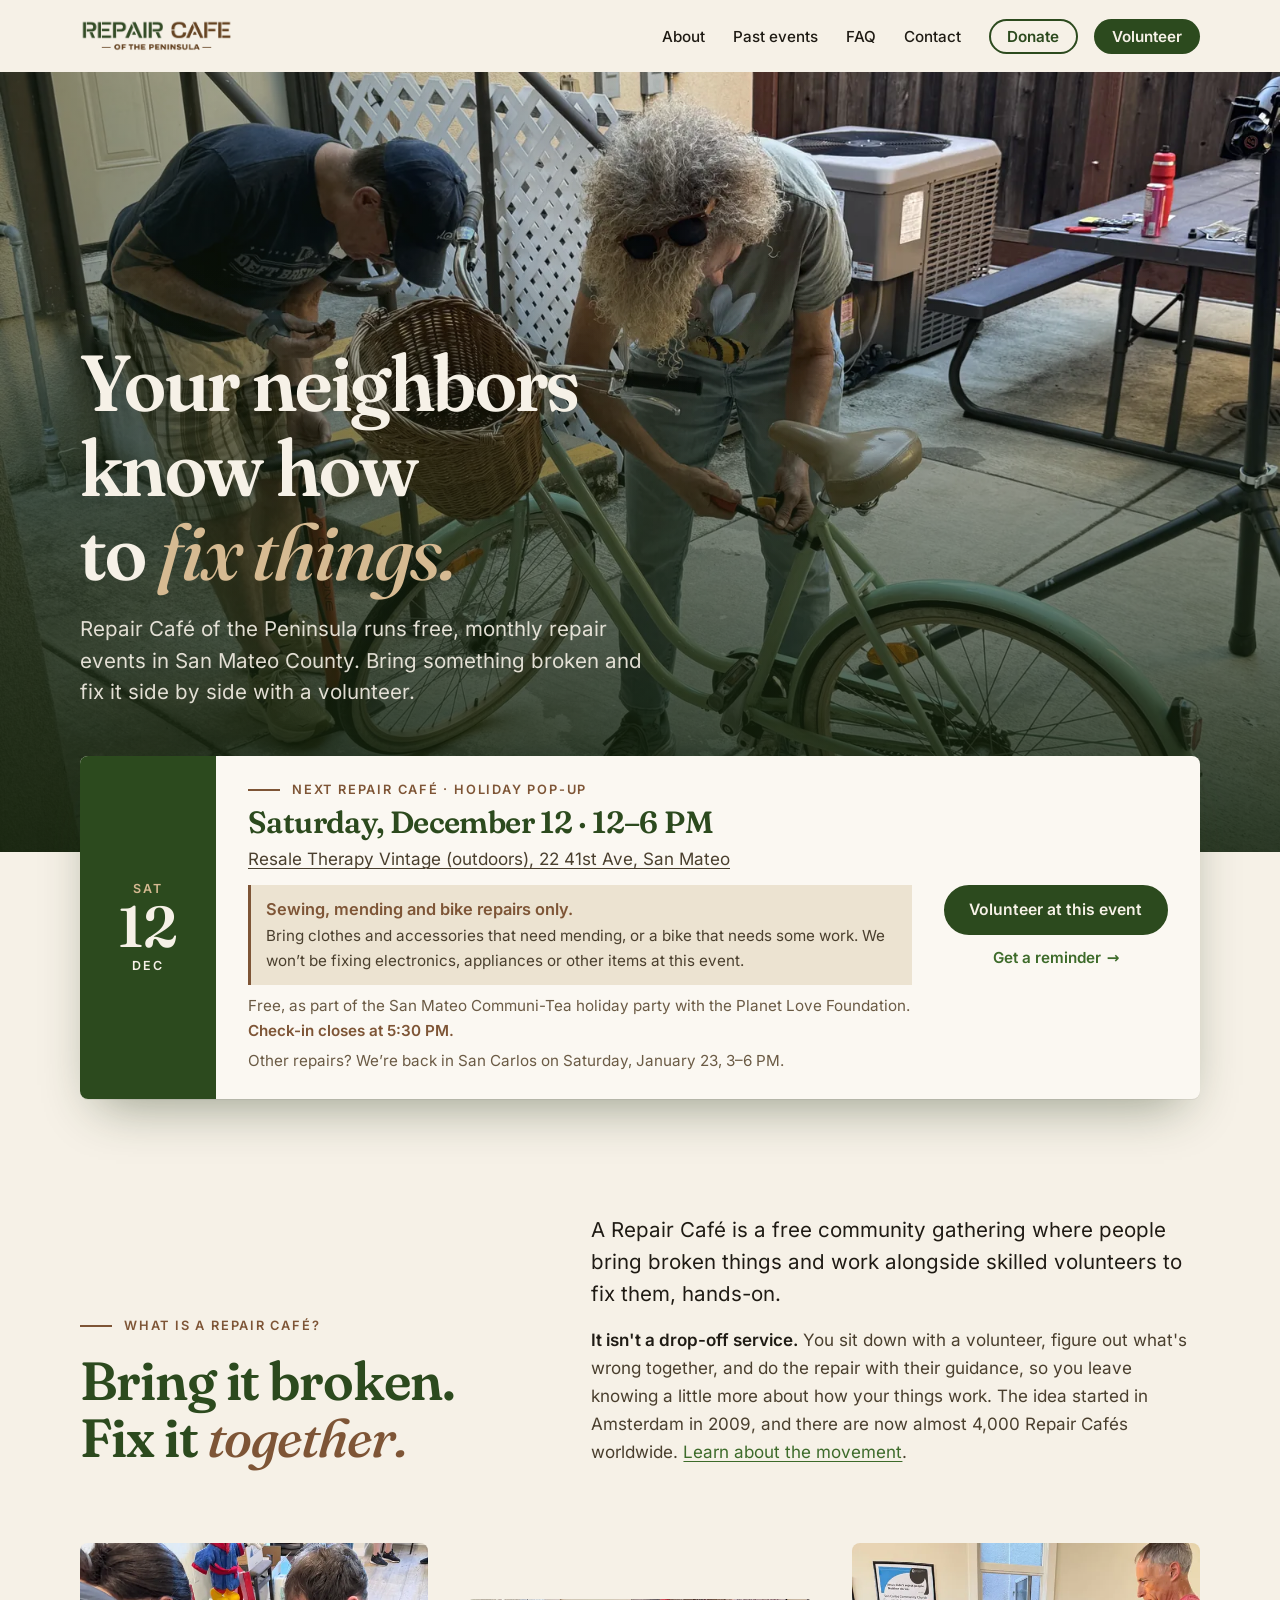
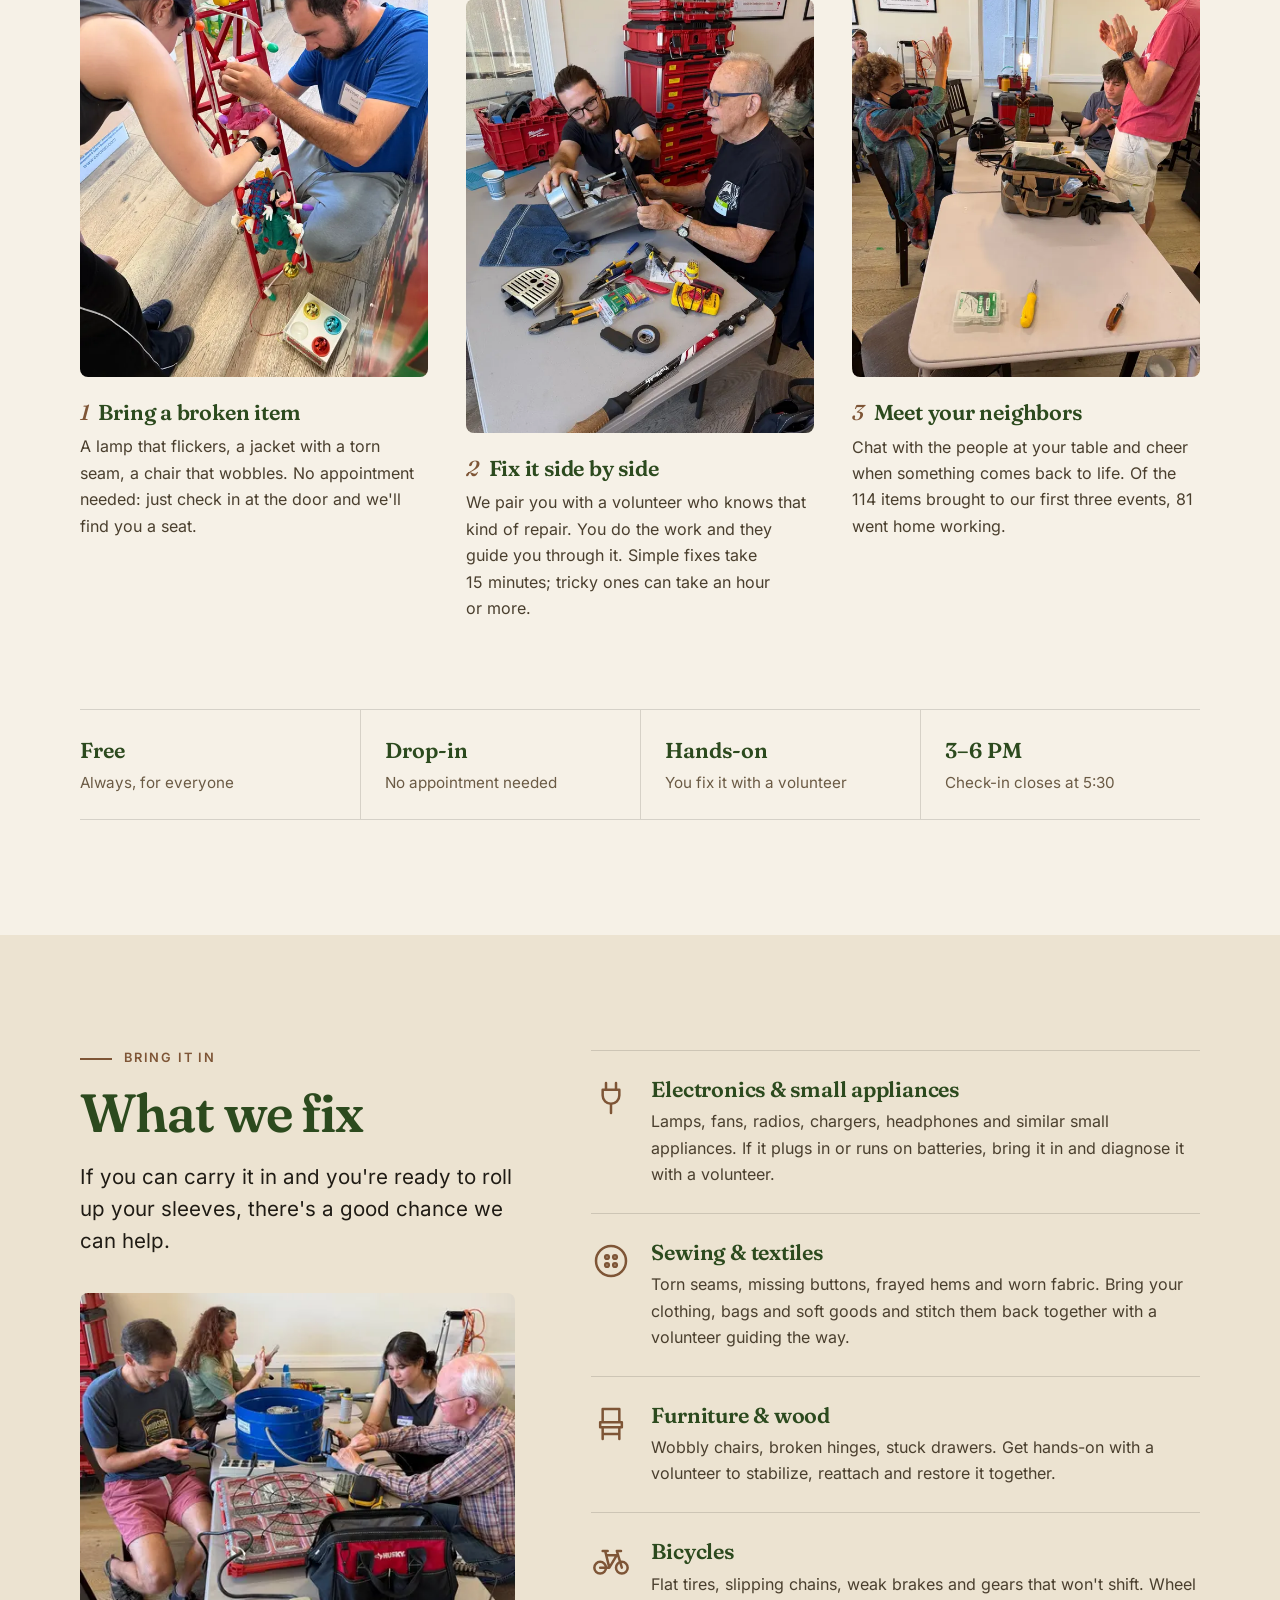
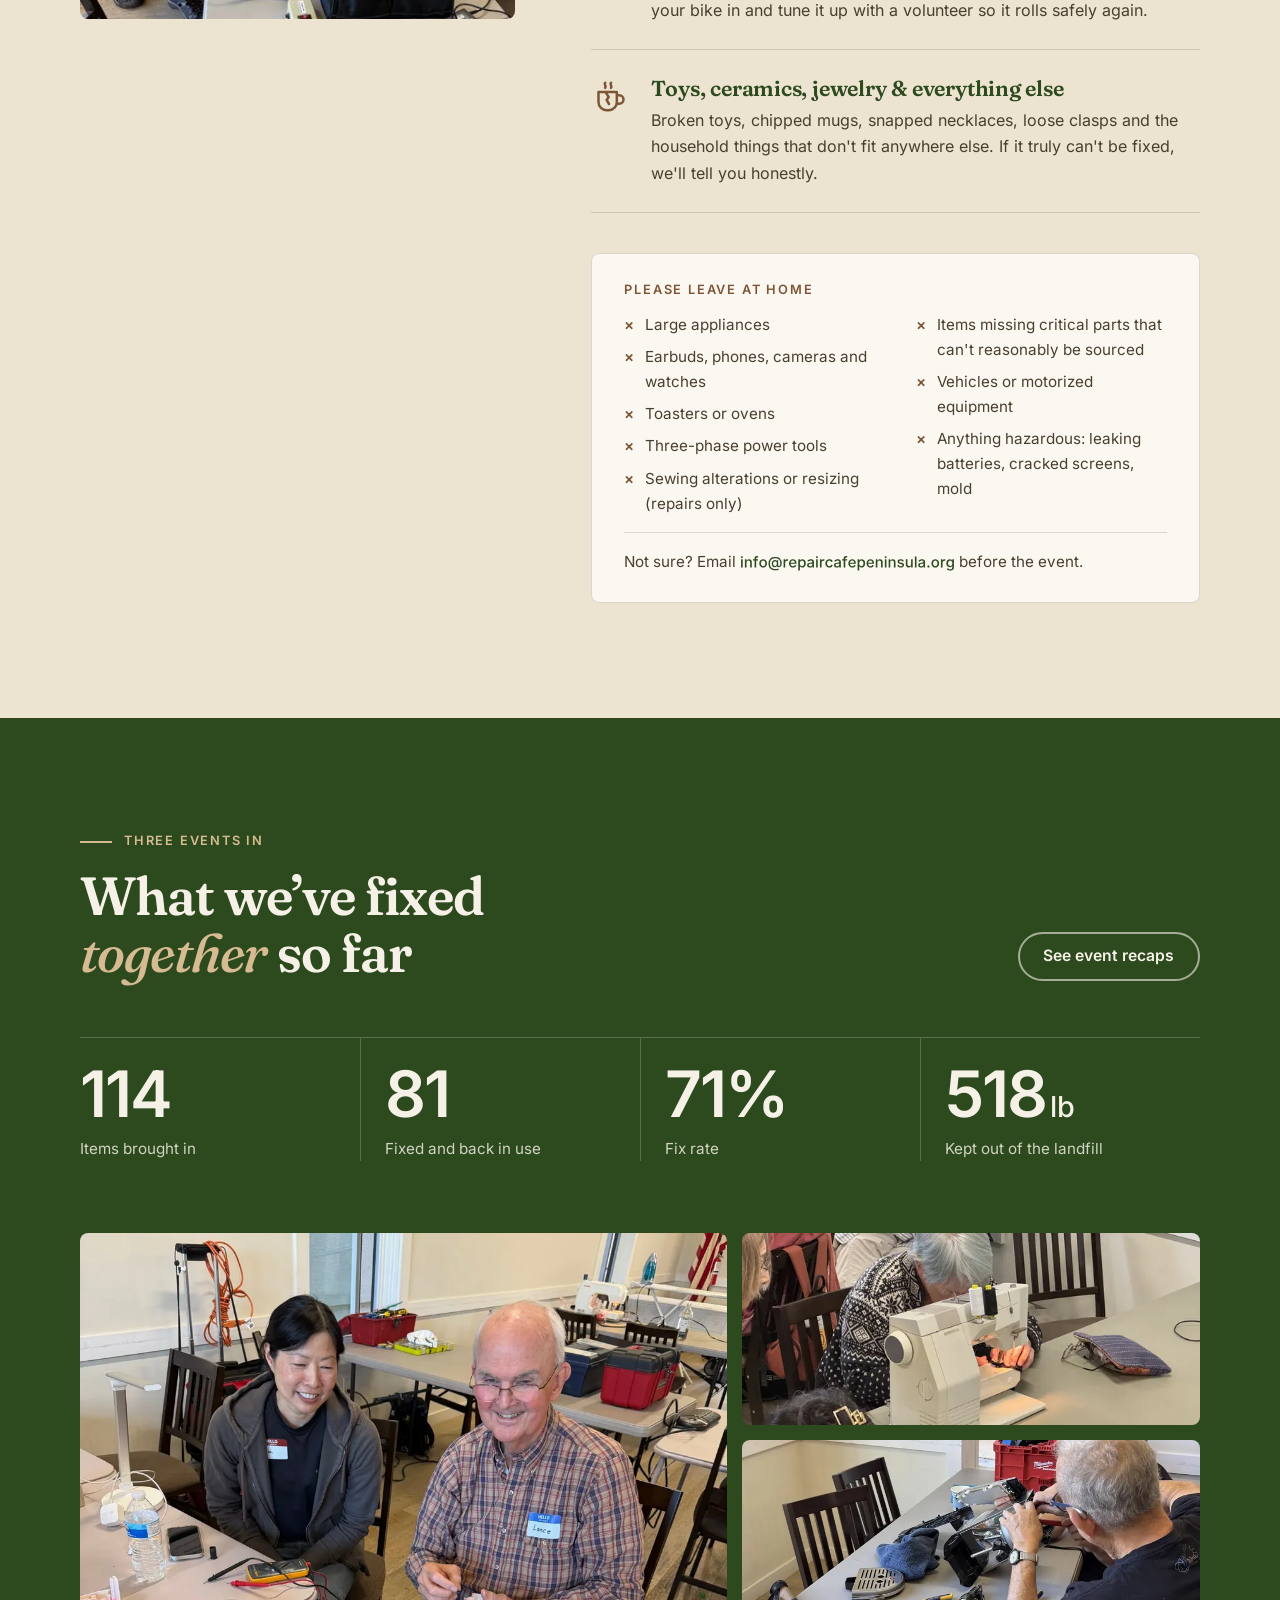
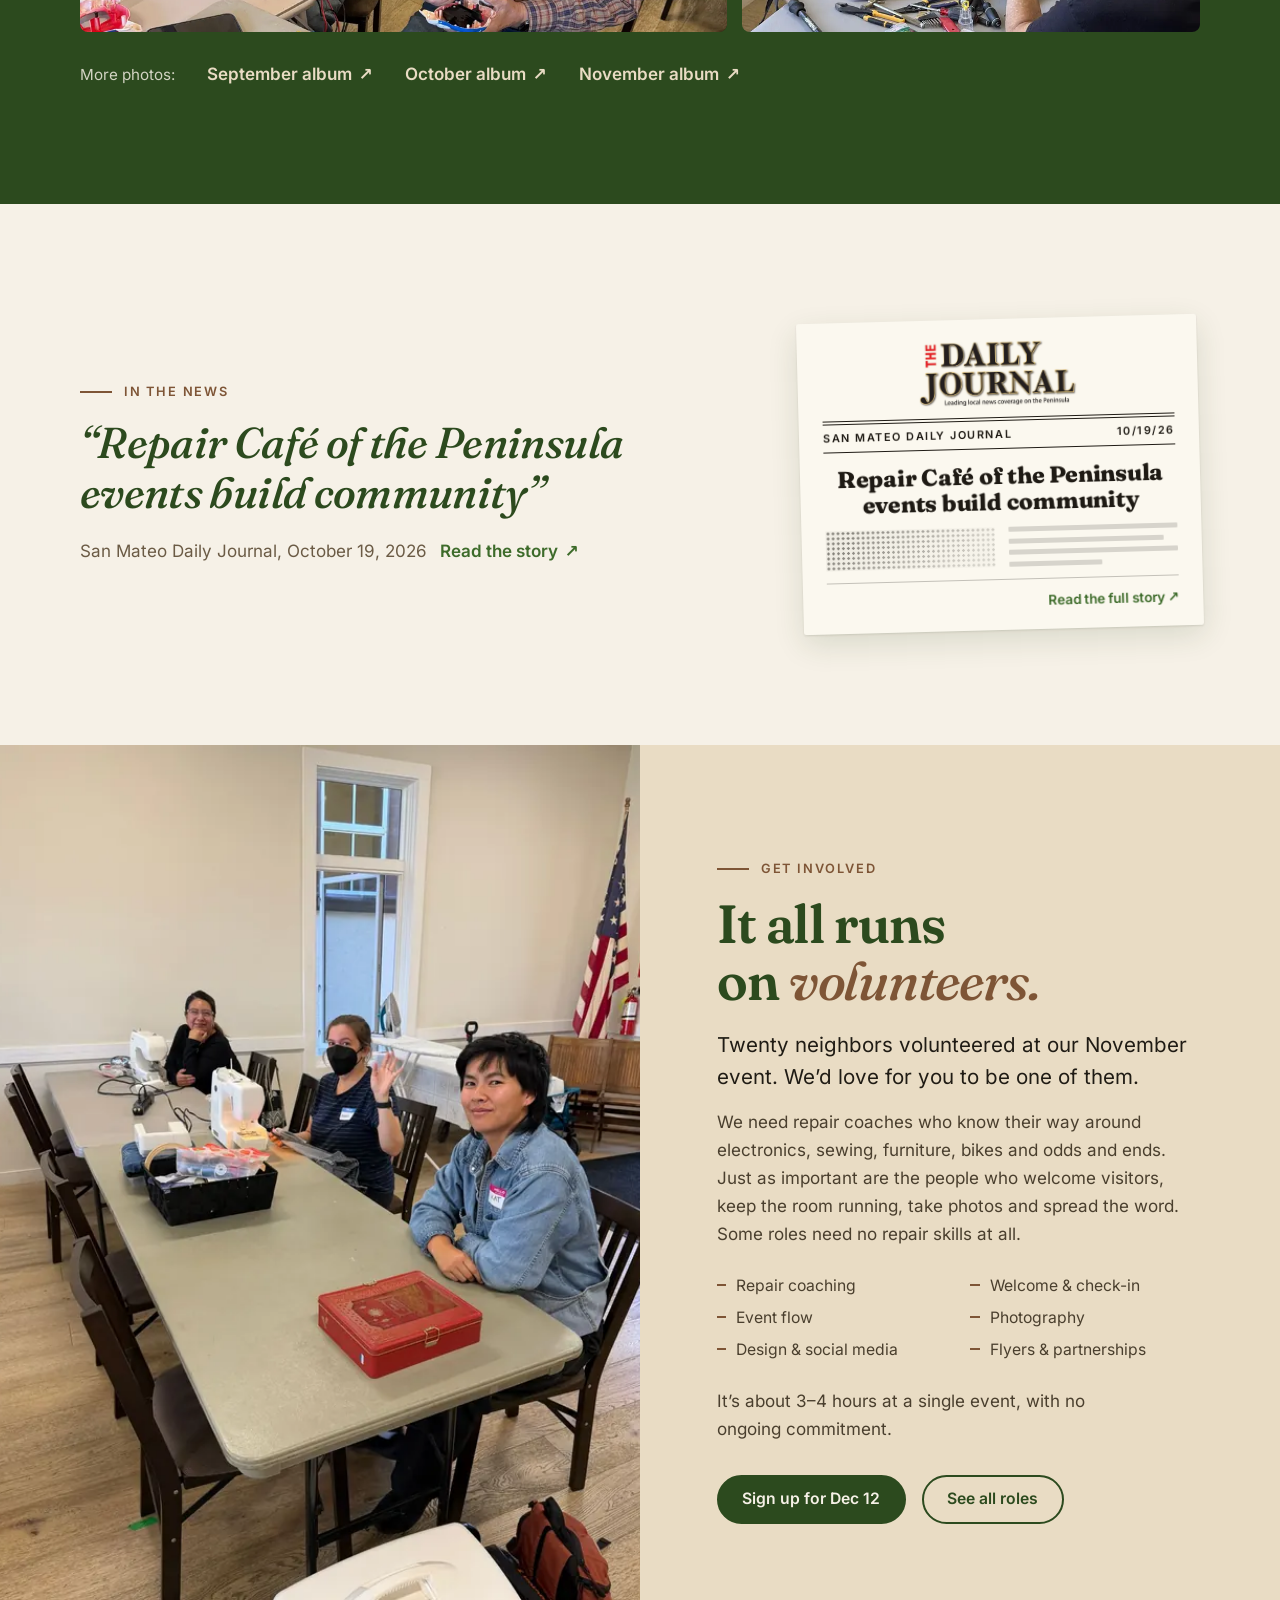
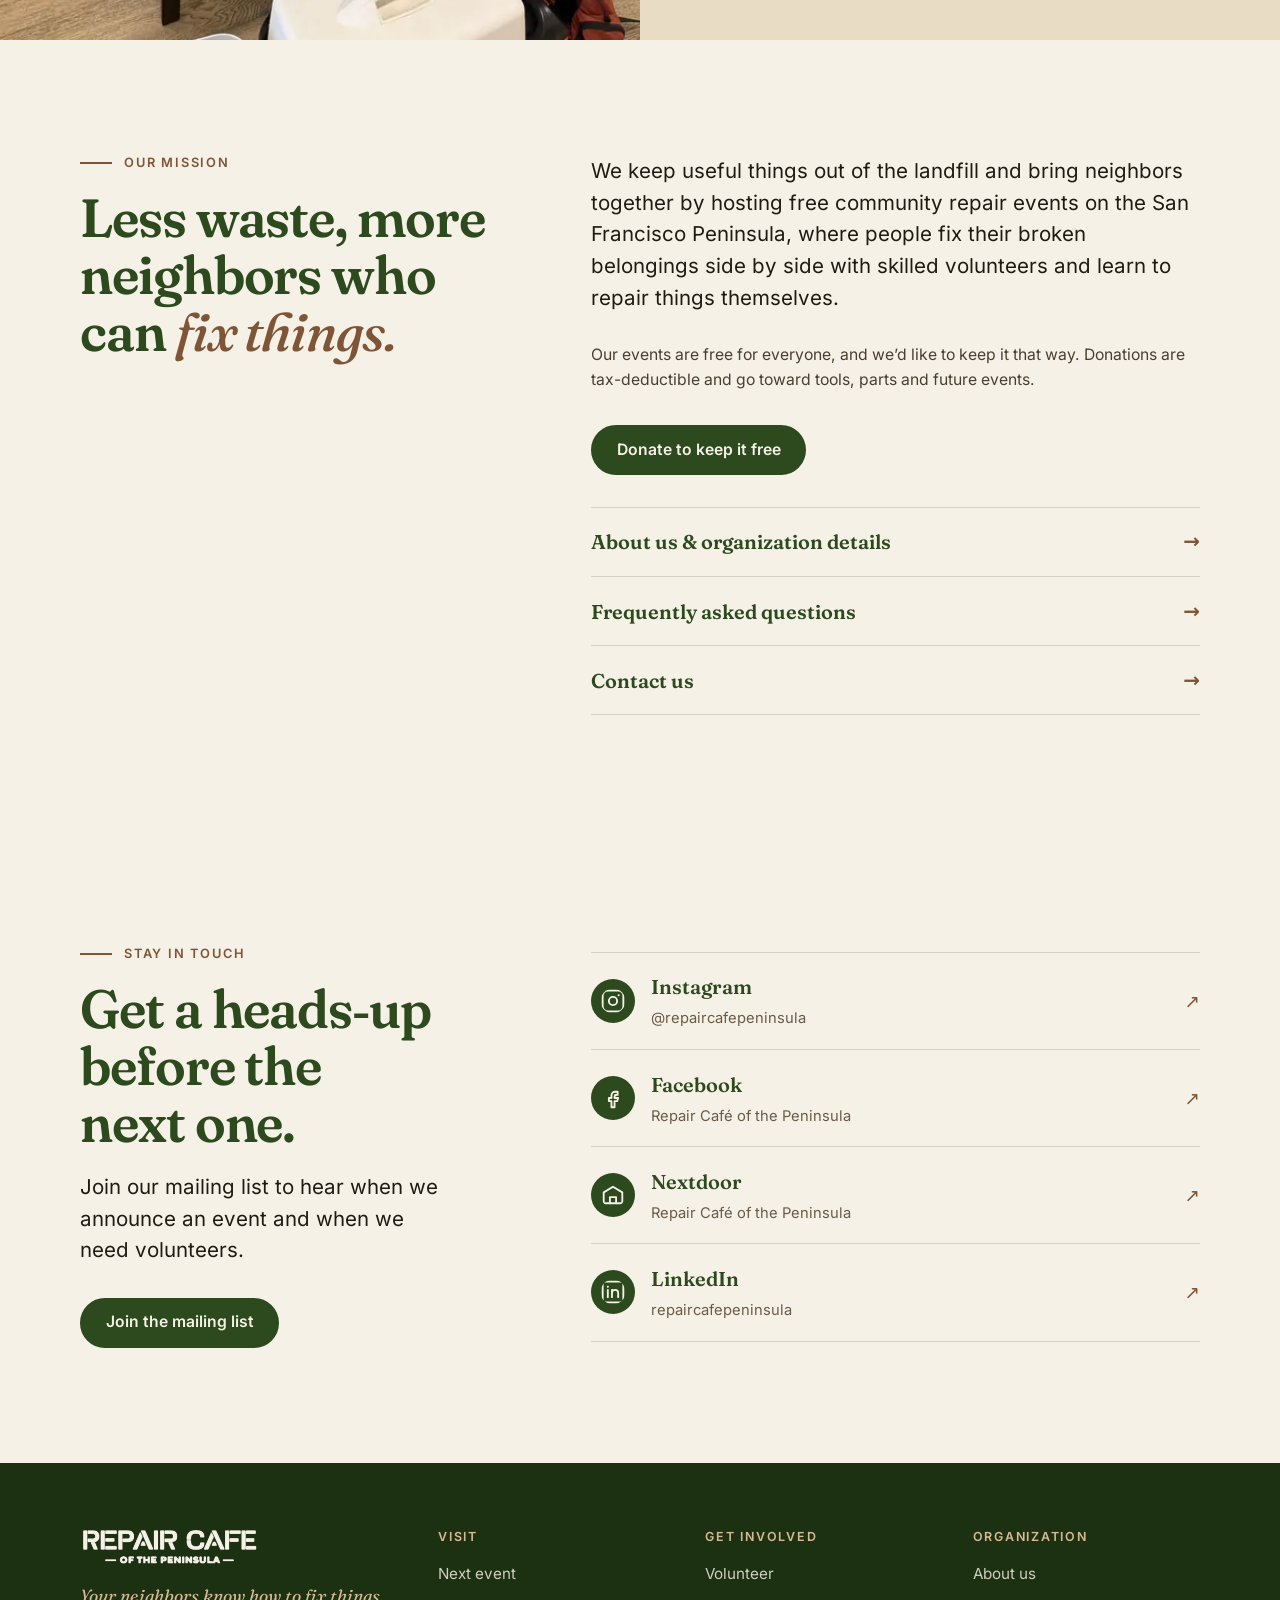
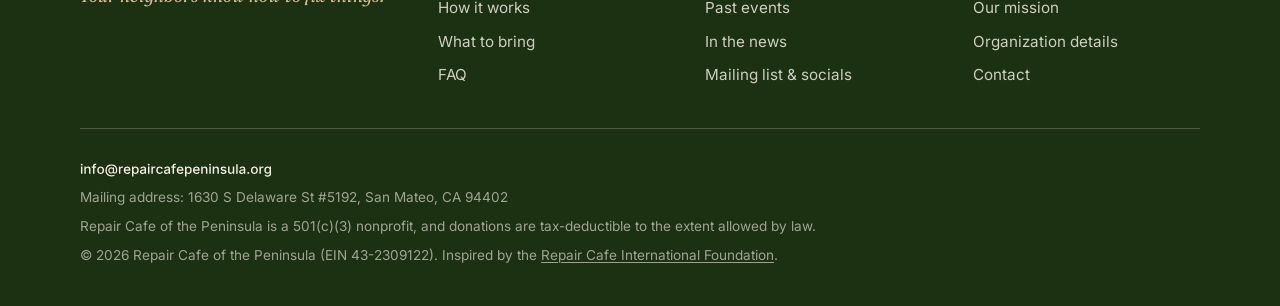
<file: index.html>
<!DOCTYPE html>
<html lang="en">
<head>
  <!-- Google Tag Manager -->
  <script async src="https://www.googletagmanager.com/gtm.js?id=GTM-W52NBJSS"></script>
  <script>
    window.dataLayer = window.dataLayer || [];
    function gtag(){dataLayer.push(arguments);}
    gtag('js', new Date());
  </script>
  <meta charset="UTF-8" />
  <meta name="viewport" content="width=device-width, initial-scale=1.0" />
  <title>Repair Café of the Peninsula - Free Repair Events in San Mateo County</title>
  <meta name="description" content="Free community repair events along the San Francisco Peninsula. Bring your broken items and fix them alongside skilled volunteer repair coaches. Next event: Saturday, December 12, 2026, 12-6 PM in San Mateo: sewing, mending and bike repairs only. Back in San Carlos January 23, 2027." />
  <link rel="canonical" href="https://repaircafepeninsula.org/" />
  <meta property="og:title" content="Repair Café of the Peninsula" />
  <meta property="og:description" content="Free community repair events along the San Francisco Peninsula. Bring your broken items and fix them alongside skilled volunteer repair coaches." />
  <meta property="og:image" content="https://repaircafepeninsula.org/images/events/2026-09/espresso-repair-share.jpg" />
  <meta property="og:image:width" content="1200" />
  <meta property="og:image:height" content="630" />
  <meta property="og:image:alt" content="A volunteer and a visitor opening up an espresso machine together, surrounded by tools" />
  <meta property="og:url" content="https://repaircafepeninsula.org/" />
  <meta property="og:type" content="website" />
  <meta property="og:site_name" content="Repair Café of the Peninsula" />
  <meta name="twitter:card" content="summary_large_image" />
  <meta name="twitter:title" content="Repair Café of the Peninsula" />
  <meta name="twitter:description" content="Free community repair events along the San Francisco Peninsula. Bring your broken items and fix them alongside skilled volunteer repair coaches." />
  <meta name="twitter:image" content="https://repaircafepeninsula.org/images/events/2026-09/espresso-repair-share.jpg" />
  <meta name="twitter:image:alt" content="A volunteer and a visitor opening up an espresso machine together, surrounded by tools" />
  <meta name="theme-color" content="#2C4A1E" />
  <script type="application/ld+json">
  {
    "@context": "https://schema.org",
    "@type": "Event",
    "name": "Repair Café of the Peninsula: Holiday pop-up at the San Mateo Communi-Tea",
    "description": "Free repair pop-up with the Planet Love Foundation: sewing, mending and bike repairs only. Check-in closes at 5:30 PM.",
    "startDate": "2026-12-12T12:00:00-08:00",
    "endDate": "2026-12-12T18:00:00-08:00",
    "eventStatus": "https://schema.org/EventScheduled",
    "eventAttendanceMode": "https://schema.org/OfflineEventAttendanceMode",
    "location": {
      "@type": "Place",
      "name": "Resale Therapy Vintage",
      "address": {
        "@type": "PostalAddress",
        "streetAddress": "22 41st Ave",
        "addressLocality": "San Mateo",
        "addressRegion": "CA",
        "addressCountry": "US"
      }
    },
    "image": ["https://repaircafepeninsula.org/images/events/2026-09/espresso-repair-share.jpg"],
    "isAccessibleForFree": true,
    "offers": {
      "@type": "Offer",
      "price": "0",
      "priceCurrency": "USD",
      "availability": "https://schema.org/InStock",
      "url": "https://repaircafepeninsula.org/#next-event"
    },
    "organizer": {
      "@type": "Organization",
      "name": "Repair Café of the Peninsula",
      "url": "https://repaircafepeninsula.org",
      "nonprofitStatus": "https://schema.org/Nonprofit501c3"
    }
  }
  </script>
  <link rel="icon" href="images/favicon.png" type="image/png" />
  <link rel="preload" href="fonts/fraunces-latin.woff2" as="font" type="font/woff2" crossorigin />
  <link rel="preload" as="image" type="image/webp" imagesrcset="images/events/2026-10/bike-640.webp 640w, images/events/2026-10/bike-1024.webp 1024w, images/events/2026-10/bike-1600.webp 1600w, images/events/2026-10/bike-2400.webp 2400w" imagesizes="100vw" />
  <link rel="stylesheet" href="styles.css?v=20261124a" />

  <!-- Google tag (gtag.js) -->
  <script async src="https://www.googletagmanager.com/gtag/js?id=G-7F52SY3J4R"></script>
  <script>
    window.dataLayer = window.dataLayer || [];
    function gtag(){dataLayer.push(arguments);}
    gtag('js', new Date());

    gtag('config', 'G-7F52SY3J4R');
  </script>

</head>
<body>
  <a class="skip-link" href="#main">Skip to content</a>

  <!-- HEADER -->
  <header class="site-header">
    <div class="wrap header-inner">
      <a href="./" class="brand"><img src="images/rcp-700.png" alt="Repair Café of the Peninsula" width="700" height="156" /></a>
      <button class="menu-toggle" aria-expanded="false" aria-controls="site-nav"><span class="menu-icon" aria-hidden="true"></span>Menu</button>
      <nav class="site-nav" id="site-nav" aria-label="Main">
        <ul>
          <li><a href="about/">About</a></li>
          <li><a href="past-events/">Past events</a></li>
          <li><a href="faq/">FAQ</a></li>
          <li><a href="contact/">Contact</a></li>
          <li class="nav-donate"><a href="https://www.zeffy.com/en-US/donation-form/help-keep-repair-cafe-free-for-our-neighbors" target="_blank" rel="noopener" class="nav-cta nav-cta--ghost">Donate</a></li>
          <li><a href="volunteer/" class="nav-cta">Volunteer</a></li>
        </ul>
      </nav>
    </div>
  </header>

  <main id="main">

    <!-- HERO -->
    <section class="hero" id="hero">
      <picture class="hero-photo">
        <source type="image/webp" srcset="images/events/2026-10/bike-640.webp 640w, images/events/2026-10/bike-1024.webp 1024w, images/events/2026-10/bike-1600.webp 1600w, images/events/2026-10/bike-2400.webp 2400w" sizes="100vw" />
        <img src="images/events/2026-10/bike-1024.jpg" alt="Two volunteers tuning up a mint-green bicycle with a wicker basket outside the community center" width="1024" height="768" fetchpriority="high" />
      </picture>
      <div class="wrap hero-content">
        <h1>Your neighbors know how to <em>fix things.</em></h1>
        <p class="hero-sub">Repair Café of the Peninsula runs free, monthly repair events in San Mateo County. Bring something broken and fix it side by side with a volunteer.</p>
      </div>
    </section>

    <!-- NEXT EVENT -->
    <div class="wrap ticket-overlap" id="next-event">
      <div class="ticket">
        <div class="ticket-date" aria-hidden="true">
          <span class="ticket-dow">Sat</span>
          <span class="ticket-day">12</span>
          <span class="ticket-month">Dec</span>
        </div>
        <div class="ticket-info">
          <p class="kicker">Next Repair Café &middot; Holiday pop-up</p>
          <h2 class="ticket-title">Saturday, December 12 &middot; 12&ndash;6 PM</h2>
          <p class="ticket-where"><a href="https://www.google.com/maps/search/?api=1&amp;query=Resale+Therapy+Vintage%2C+22+41st+Ave%2C+San+Mateo%2C+CA" target="_blank" rel="noopener">Resale Therapy Vintage (outdoors), 22 41st Ave, San Mateo</a></p>
          <p class="ticket-focus"><strong>Sewing, mending and bike repairs only.</strong> Bring clothes and accessories that need mending, or a bike that needs some work. We won&rsquo;t be fixing electronics, appliances or other items at this event.</p>
          <p class="ticket-note">Free, as part of the San Mateo Communi-Tea holiday party with the Planet Love Foundation. <strong>Check-in closes at 5:30 PM.</strong></p>
          <p class="ticket-note">Other repairs? We&rsquo;re back in San Carlos on Saturday, January 23, 3&ndash;6 PM.</p>
        </div>
        <div class="ticket-actions">
          <a href="https://www.signupgenius.com/go/20F0D4FADA82BA5FCC70-67842664-rcpdec" target="_blank" rel="noopener" class="btn" onclick="gtag('event','volunteer_signup_click');">Volunteer at this event</a>
          <a href="http://eepurl.com/ggrhJO5w3i" target="_blank" rel="noopener" class="link-arrow">Get a reminder</a>
        </div>
      </div>
    </div>

    <!-- HOW IT WORKS -->
    <section class="section" id="about">
      <div class="wrap">
        <div class="cols intro">
          <div>
            <p class="kicker">What is a Repair Café?</p>
            <h2>Bring it broken. Fix it <em>together.</em></h2>
          </div>
          <div>
            <p class="lead">A Repair Café is a free community gathering where people bring broken things and work alongside skilled volunteers to fix them, hands-on.</p>
            <p><strong>It isn't a drop-off service.</strong> You sit down with a volunteer, figure out what's wrong together, and do the repair with their guidance, so you leave knowing a little more about how your things work. The idea started in Amsterdam in 2009, and there are now almost 4,000 Repair Cafés worldwide. <a href="https://www.repaircafe.org/en" target="_blank" rel="noopener">Learn about the movement</a>.</p>
          </div>
        </div>

        <ol class="steps">
          <li class="step">
            <figure class="step-photo frame">
              <picture>
                <source type="image/webp" srcset="images/photos/holiday-toy-640.webp 640w, images/photos/holiday-toy-1024.webp 1024w, images/photos/holiday-toy-1500.webp 1500w" sizes="(max-width: 960px) 90vw, 380px" />
                <img src="images/photos/holiday-toy-1024.jpg" alt="A volunteer and a visitor kneeling on the floor to fix a motorized holiday ladder decoration" width="1024" height="1365" loading="lazy" decoding="async" />
              </picture>
            </figure>
            <div>
              <h3><span class="step-num">1</span> Bring a broken item</h3>
              <p>A lamp that flickers, a jacket with a torn seam, a chair that wobbles. No appointment needed: just check in at the door and we'll find you a seat.</p>
            </div>
          </li>
          <li class="step">
            <figure class="step-photo frame">
              <picture>
                <source type="image/webp" srcset="images/events/2026-09/espresso-repair-640.webp 640w, images/events/2026-09/espresso-repair-1024.webp 1024w, images/events/2026-09/espresso-repair-1500.webp 1500w" sizes="(max-width: 960px) 90vw, 380px" />
                <img src="images/events/2026-09/espresso-repair-1024.jpg" alt="A volunteer and a visitor opening up an espresso machine together, surrounded by tools" width="1024" height="1365" loading="lazy" decoding="async" />
              </picture>
            </figure>
            <div>
              <h3><span class="step-num">2</span> Fix it side by side</h3>
              <p>We pair you with a volunteer who knows that kind of repair. You do the work and they guide you through it. Simple fixes take 15 minutes; tricky ones can take an hour or more.</p>
            </div>
          </li>
          <li class="step">
            <figure class="step-photo frame">
              <picture>
                <source type="image/webp" srcset="images/events/2026-09/lamp-applause-640.webp 640w, images/events/2026-09/lamp-applause-1024.webp 1024w, images/events/2026-09/lamp-applause-1500.webp 1500w" sizes="(max-width: 960px) 90vw, 380px" />
                <img src="images/events/2026-09/lamp-applause-1024.jpg" alt="Volunteers and a visitor applauding as a repaired lamp lights up" width="1024" height="1365" loading="lazy" decoding="async" />
              </picture>
            </figure>
            <div>
              <h3><span class="step-num">3</span> Meet your neighbors</h3>
              <p>Chat with the people at your table and cheer when something comes back to life. Of the 114 items brought to our first three events, 81 went home working.</p>
            </div>
          </li>
        </ol>

        <ul class="facts">
          <li><strong>Free</strong> <span>Always, for everyone</span></li>
          <li><strong>Drop-in</strong> <span>No appointment needed</span></li>
          <li><strong>Hands-on</strong> <span>You fix it with a volunteer</span></li>
          <li><strong>3&ndash;6 PM</strong> <span>Check-in closes at 5:30</span></li>
        </ul>
      </div>
    </section>

    <!-- WHAT WE FIX -->
    <section class="section section--deep" id="what-we-fix">
      <div class="wrap cols">
        <div class="sticky">
          <p class="kicker">Bring it in</p>
          <h2>What we fix</h2>
          <p class="lead">If you can carry it in and you're ready to roll up your sleeves, there's a good chance we can help.</p>
          <figure class="fix-photo frame">
            <picture>
              <source type="image/webp" srcset="images/events/2026-09/electronics-480.webp 480w, images/events/2026-09/electronics-800.webp 800w" sizes="(max-width: 960px) 90vw, 460px" />
              <img src="images/events/2026-09/electronics-800.jpg" alt="Visitors and volunteers working on electronics repairs around a table of tools" width="800" height="600" loading="lazy" decoding="async" />
            </picture>
          </figure>
        </div>
        <div>
          <ul class="fix-list">
            <li>
              <svg class="fix-icon" viewBox="0 0 24 24" fill="none" stroke="currentColor" stroke-width="1.5" stroke-linecap="round" stroke-linejoin="round" aria-hidden="true"><path d="M9 3v4M15 3v4M7 7h10v3.5a5 5 0 0 1-10 0V7zM12 15.5V21"/></svg>
              <div>
                <h3>Electronics &amp; small appliances</h3>
                <p>Lamps, fans, radios, chargers, headphones and similar small appliances. If it plugs in or runs on batteries, bring it in and diagnose it with a volunteer.</p>
              </div>
            </li>
            <li>
              <svg class="fix-icon" viewBox="0 0 24 24" fill="none" stroke="currentColor" stroke-width="1.5" stroke-linecap="round" stroke-linejoin="round" aria-hidden="true"><circle cx="12" cy="12" r="9"/><circle cx="9.6" cy="9.6" r="1.1"/><circle cx="14.4" cy="9.6" r="1.1"/><circle cx="9.6" cy="14.4" r="1.1"/><circle cx="14.4" cy="14.4" r="1.1"/></svg>
              <div>
                <h3>Sewing &amp; textiles</h3>
                <p>Torn seams, missing buttons, frayed hems and worn fabric. Bring your clothing, bags and soft goods and stitch them back together with a volunteer guiding the way.</p>
              </div>
            </li>
            <li>
              <svg class="fix-icon" viewBox="0 0 24 24" fill="none" stroke="currentColor" stroke-width="1.5" stroke-linecap="round" stroke-linejoin="round" aria-hidden="true"><path d="M7 3h10v8H7zM5.5 11h13v3h-13zM7 14v7M17 14v7M7 18h10"/></svg>
              <div>
                <h3>Furniture &amp; wood</h3>
                <p>Wobbly chairs, broken hinges, stuck drawers. Get hands-on with a volunteer to stabilize, reattach and restore it together.</p>
              </div>
            </li>
            <li>
              <svg class="fix-icon" viewBox="0 0 24 24" fill="none" stroke="currentColor" stroke-width="1.5" stroke-linecap="round" stroke-linejoin="round" aria-hidden="true"><circle cx="5.5" cy="16" r="3.5"/><circle cx="18.5" cy="16" r="3.5"/><path d="M5.5 16h5.5l4.5-7.5H9.5M11 16 8.5 6M18.5 16l-3-10h2.5M7 6h3"/></svg>
              <div>
                <h3>Bicycles</h3>
                <p>Flat tires, slipping chains, weak brakes and gears that won't shift. Wheel your bike in and tune it up with a volunteer so it rolls safely again.</p>
              </div>
            </li>
            <li>
              <svg class="fix-icon" viewBox="0 0 24 24" fill="none" stroke="currentColor" stroke-width="1.5" stroke-linecap="round" stroke-linejoin="round" aria-hidden="true"><path d="M4.5 9h11v6a5 5 0 0 1-5 5h-1a5 5 0 0 1-5-5V9zM15.5 11h1.5a2.5 2.5 0 0 1 0 5h-1.5M9 9.5l1.6 2.5-1.2 1.8 1.4 2.4M8.5 3.5c-.8 1 .8 2 0 3M12 3.5c-.8 1 .8 2 0 3"/></svg>
              <div>
                <h3>Toys, ceramics, jewelry &amp; everything else</h3>
                <p>Broken toys, chipped mugs, snapped necklaces, loose clasps and the household things that don't fit anywhere else. If it truly can't be fixed, we'll tell you honestly.</p>
              </div>
            </li>
          </ul>

          <div class="no-bring">
            <h3>Please leave at home</h3>
            <ul>
              <li>Large appliances</li>
              <li>Earbuds, phones, cameras and watches</li>
              <li>Toasters or ovens</li>
              <li>Three-phase power tools</li>
              <li>Sewing alterations or resizing (repairs only)</li>
              <li>Items missing critical parts that can't reasonably be sourced</li>
              <li>Vehicles or motorized equipment</li>
              <li>Anything hazardous: leaking batteries, cracked screens, mold</li>
            </ul>
            <p>Not sure? Email <img src="images/email.svg" alt="info at repaircafepeninsula dot org" class="email-img" width="189" height="16" /> before the event.</p>
          </div>
        </div>
      </div>
    </section>

    <!-- SO FAR -->
    <section class="section section--dark" id="past-events">
      <div class="wrap">
        <div class="impact-head">
          <div>
            <p class="kicker">Three events in</p>
            <h2>What we&rsquo;ve fixed <em>together</em> so far</h2>
          </div>
          <a href="past-events/" class="btn btn--ghost-light">See event recaps</a>
        </div>

        <ul class="tally">
          <li><span class="tally-num">114</span><span class="tally-label">Items brought in</span></li>
          <li><span class="tally-num">81</span><span class="tally-label">Fixed and back in use</span></li>
          <li><span class="tally-num">71%</span><span class="tally-label">Fix rate</span></li>
          <li><span class="tally-num">518<span class="tally-unit">lb</span></span><span class="tally-label">Kept out of the landfill</span></li>
        </ul>

        <ul class="gallery">
          <li class="is-big frame pos-top">
            <picture>
              <source type="image/webp" srcset="images/photos/electronics-coach-640.webp 640w, images/photos/electronics-coach-1024.webp 1024w, images/photos/electronics-coach-1500.webp 1500w" sizes="(max-width: 640px) 100vw, 60vw" />
              <img src="images/photos/electronics-coach-1024.jpg" alt="Two people smiling over a small electronics repair at a table covered in tools" width="1024" height="1365" loading="lazy" decoding="async" />
            </picture>
          </li>
          <li class="is-wide frame">
            <picture>
              <source type="image/webp" srcset="images/events/2026-10/sewing-machine-640.webp 640w, images/events/2026-10/sewing-machine-1024.webp 1024w, images/events/2026-10/sewing-machine-1600.webp 1600w, images/events/2026-10/sewing-machine-2400.webp 2400w" sizes="(max-width: 640px) 50vw, 40vw" />
              <img src="images/events/2026-10/sewing-machine-1024.jpg" alt="A visitor guiding fabric through a sewing machine at the textile repair table" width="1024" height="768" loading="lazy" decoding="async" />
            </picture>
          </li>
          <li class="is-wide frame">
            <picture>
              <source type="image/webp" srcset="images/events/2026-09/hero-focus-400.webp 400w, images/events/2026-09/hero-focus-800.webp 800w, images/events/2026-09/hero-focus-1200.webp 1200w" sizes="(max-width: 640px) 50vw, 40vw" />
              <img src="images/events/2026-09/hero-focus-800.jpg" alt="A visitor working on an espresso machine surrounded by tools" width="800" height="600" loading="lazy" decoding="async" />
            </picture>
          </li>
        </ul>
        <div class="gallery-foot">
          <p>More photos:</p>
          <a href="https://photos.app.goo.gl/HR2gGa9xL4tbJRPh7" target="_blank" rel="noopener" class="link-arrow link-out">September album</a>
          <a href="https://photos.app.goo.gl/B6pGGAtTmrokaugG7" target="_blank" rel="noopener" class="link-arrow link-out">October album</a>
          <a href="https://photos.app.goo.gl/YoDJj4bttUikHjfPA" target="_blank" rel="noopener" class="link-arrow link-out">November album</a>
        </div>
      </div>
    </section>

    <!-- IN THE NEWS -->
    <section class="section" id="in-the-news">
      <div class="wrap press">
        <div>
          <p class="kicker">In the news</p>
          <blockquote>
            <p>&ldquo;Repair Caf&eacute; of the Peninsula events build community&rdquo;</p>
          </blockquote>
          <p class="press-source">San Mateo Daily Journal, October 19, 2026 <a href="https://www.smdailyjournal.com/news/local/repair-cafe-of-the-peninsula-events-build-community/article_6f54edf8-956c-4357-a8b9-2dea8f61998d.html" target="_blank" rel="noopener" class="link-arrow link-out">Read the story</a></p>
        </div>
        <a href="https://www.smdailyjournal.com/news/local/repair-cafe-of-the-peninsula-events-build-community/article_6f54edf8-956c-4357-a8b9-2dea8f61998d.html" target="_blank" rel="noopener" class="press-card" aria-label="Read the San Mateo Daily Journal story">
          <div class="press-logo">
            <picture>
              <source type="image/webp" srcset="images/press/smdailyjournal.webp" />
              <img src="images/press/smdailyjournal.jpg" alt="San Mateo Daily Journal" width="796" height="322" loading="lazy" decoding="async" />
            </picture>
          </div>
          <div class="press-dateline">
            <span>San Mateo Daily Journal</span>
            <time datetime="2026-10-19">10/19/26</time>
          </div>
          <h3>Repair Caf&eacute; of the Peninsula events build community</h3>
          <!-- decorative "newsprint": a halftone photo and greeked column text -->
          <div class="press-columns" aria-hidden="true">
            <div class="press-halftone"></div>
            <div class="press-greek"><i></i><i></i><i></i><i></i></div>
          </div>
          <span class="press-link">Read the full story &#8599;</span>
        </a>
      </div>
    </section>

    <!-- VOLUNTEER -->
    <section class="split" id="get-involved">
      <div class="split-photo frame">
        <picture>
          <source type="image/webp" srcset="images/events/2026-09/sewing-table-640.webp 640w, images/events/2026-09/sewing-table-1024.webp 1024w, images/events/2026-09/sewing-table-1500.webp 1500w" sizes="(max-width: 960px) 100vw, 50vw" />
          <img src="images/events/2026-09/sewing-table-1024.jpg" alt="Sewing volunteers at the textile repair table, one waving at the camera" width="1024" height="1365" loading="lazy" decoding="async" />
        </picture>
      </div>
      <div class="split-copy">
        <p class="kicker">Get involved</p>
        <h2>It all runs on <em>volunteers.</em></h2>
        <p class="lead">Twenty neighbors volunteered at our November event. We&rsquo;d love for you to be one of them.</p>
        <p>We need repair coaches who know their way around electronics, sewing, furniture, bikes and odds and ends. Just as important are the people who welcome visitors, keep the room running, take photos and spread the word. Some roles need no repair skills at all.</p>
        <ul class="role-list">
          <li>Repair coaching</li>
          <li>Welcome &amp; check-in</li>
          <li>Event flow</li>
          <li>Photography</li>
          <li>Design &amp; social media</li>
          <li>Flyers &amp; partnerships</li>
        </ul>
        <p>It&rsquo;s about 3&ndash;4 hours at a single event, with no ongoing commitment.</p>
        <div class="btn-row">
          <a href="https://www.signupgenius.com/go/20F0D4FADA82BA5FCC70-67842664-rcpdec" target="_blank" rel="noopener" class="btn" onclick="gtag('event','volunteer_signup_click');">Sign up for Dec 12</a>
          <a href="volunteer/" class="btn btn--ghost">See all roles</a>
        </div>
      </div>
    </section>

    <!-- MISSION -->
    <section class="section" id="mission">
      <div class="wrap cols">
        <div class="mission-head">
          <p class="kicker">Our mission</p>
          <h2>Less waste, more neighbors who can <em>fix things.</em></h2>
        </div>
        <div>
          <p class="lead">We keep useful things out of the landfill and bring neighbors together by hosting free community repair events on the San Francisco Peninsula, where people fix their broken belongings side by side with skilled volunteers and learn to repair things themselves.</p>
          <p class="mission-note">Our events are free for everyone, and we&rsquo;d like to keep it that way. Donations are tax-deductible and go toward tools, parts and future events.</p>
          <div class="btn-row">
            <a href="https://www.zeffy.com/en-US/donation-form/help-keep-repair-cafe-free-for-our-neighbors" target="_blank" rel="noopener" class="btn">Donate to keep it free</a>
          </div>
          <ul class="link-list">
            <li><a href="about/">About us &amp; organization details</a></li>
            <li><a href="faq/">Frequently asked questions</a></li>
            <li><a href="contact/">Contact us</a></li>
          </ul>
        </div>
      </div>
    </section>

    <!-- STAY IN TOUCH -->
    <section class="section" id="stay-in-the-loop">
      <div class="wrap cols touch">
        <div class="touch-copy">
          <p class="kicker">Stay in touch</p>
          <h2>Get a heads&#8209;up before the next one.</h2>
          <p class="lead">Join our mailing list to hear when we announce an event and when we need volunteers.</p>
          <div class="btn-row">
            <a href="http://eepurl.com/ggrhJO5w3i" target="_blank" rel="noopener" class="btn">Join the mailing list</a>
          </div>
        </div>
        <ul class="social-list" id="follow-us" aria-label="Follow us">
          <li>
            <a href="https://www.instagram.com/repaircafepeninsula/" target="_blank" rel="noopener">
              <svg viewBox="0 0 24 24" fill="none" stroke="currentColor" stroke-width="1.8" stroke-linecap="round" stroke-linejoin="round" aria-hidden="true"><rect x="2" y="2" width="20" height="20" rx="5" ry="5"/><circle cx="12" cy="12" r="4"/><circle cx="17.5" cy="6.5" r="1" fill="currentColor" stroke="none"/></svg>
              <span><span class="social-name">Instagram</span><span class="social-handle">@repaircafepeninsula</span></span>
            </a>
          </li>
          <li>
            <a href="https://www.facebook.com/repaircafepeninsula" target="_blank" rel="noopener">
              <svg viewBox="0 0 24 24" fill="none" stroke="currentColor" stroke-width="1.8" stroke-linecap="round" stroke-linejoin="round" aria-hidden="true"><path d="M14 9h2.5V6H14c-1.93 0-3.5 1.57-3.5 3.5V12H8v3h2.5v6h3v-6H16l1-3h-3.5v-1.5c0-.55.45-1 1-1z"/></svg>
              <span><span class="social-name">Facebook</span><span class="social-handle">Repair Café of the Peninsula</span></span>
            </a>
          </li>
          <li>
            <a href="https://nextdoor.com/page/repair-cafe-of-the-peninsula" target="_blank" rel="noopener">
              <svg viewBox="0 0 24 24" fill="none" stroke="currentColor" stroke-width="1.8" stroke-linecap="round" stroke-linejoin="round" aria-hidden="true"><path d="M3 9.5L12 4l9 5.5V20H3V9.5z"/><path d="M9 20v-6h6v6"/></svg>
              <span><span class="social-name">Nextdoor</span><span class="social-handle">Repair Café of the Peninsula</span></span>
            </a>
          </li>
          <li>
            <a href="https://www.linkedin.com/company/repaircafepeninsula" target="_blank" rel="noopener">
              <svg viewBox="0 0 24 24" fill="none" stroke="currentColor" stroke-width="1.8" stroke-linecap="round" stroke-linejoin="round" aria-hidden="true"><rect x="2" y="2" width="20" height="20" rx="3"/><path d="M7 10v7"/><circle cx="7" cy="7" r="1" fill="currentColor" stroke="none"/><path d="M11 10v7m0-4c0-2 1.5-3 3-3s3 1 3 3v4"/></svg>
              <span><span class="social-name">LinkedIn</span><span class="social-handle">repaircafepeninsula</span></span>
            </a>
          </li>
        </ul>
      </div>
    </section>

  </main>

  <!-- FOOTER -->
  <footer class="site-footer">
    <div class="wrap">
      <div class="footer-top">
        <div class="footer-brand">
          <img src="images/rcp-light.png" alt="Repair Café of the Peninsula" width="700" height="156" loading="lazy" />
          <p class="footer-tagline">Your neighbors know how to fix things.</p>
        </div>
        <div>
          <p class="footer-title">Visit</p>
          <ul class="footer-links">
            <li><a href="#next-event">Next event</a></li>
            <li><a href="#about">How it works</a></li>
            <li><a href="#what-we-fix">What to bring</a></li>
            <li><a href="faq/">FAQ</a></li>
          </ul>
        </div>
        <div>
          <p class="footer-title">Get involved</p>
          <ul class="footer-links">
            <li><a href="volunteer/">Volunteer</a></li>
            <li><a href="past-events/">Past events</a></li>
            <li><a href="#in-the-news">In the news</a></li>
            <li><a href="contact/#stay-in-touch">Mailing list &amp; socials</a></li>
          </ul>
        </div>
        <div>
          <p class="footer-title">Organization</p>
          <ul class="footer-links">
            <li><a href="about/">About us</a></li>
            <li><a href="about/#mission">Our mission</a></li>
            <li><a href="about/#details">Organization details</a></li>
            <li><a href="contact/">Contact</a></li>
          </ul>
        </div>
      </div>
      <div class="footer-legal">
        <p><img src="images/email-light.svg" alt="info at repaircafepeninsula dot org" class="email-img" width="189" height="16" loading="lazy" /></p>
        <p>Mailing address: 1630 S Delaware St #5192, San Mateo, CA 94402</p>
        <p>Repair Cafe of the Peninsula is a 501(c)(3) nonprofit, and donations are tax-deductible to the extent allowed by law.</p>
        <p>&copy; 2026 Repair Cafe of the Peninsula <span class="nowrap">(EIN 43-2309122)</span>. Inspired by the <a href="https://www.repaircafe.org/en" target="_blank" rel="noopener">Repair Cafe International Foundation</a>.</p>
      </div>
    </div>
  </footer>

  <script src="script.js?v=20261025b"></script>
</body>
</html>
</file>
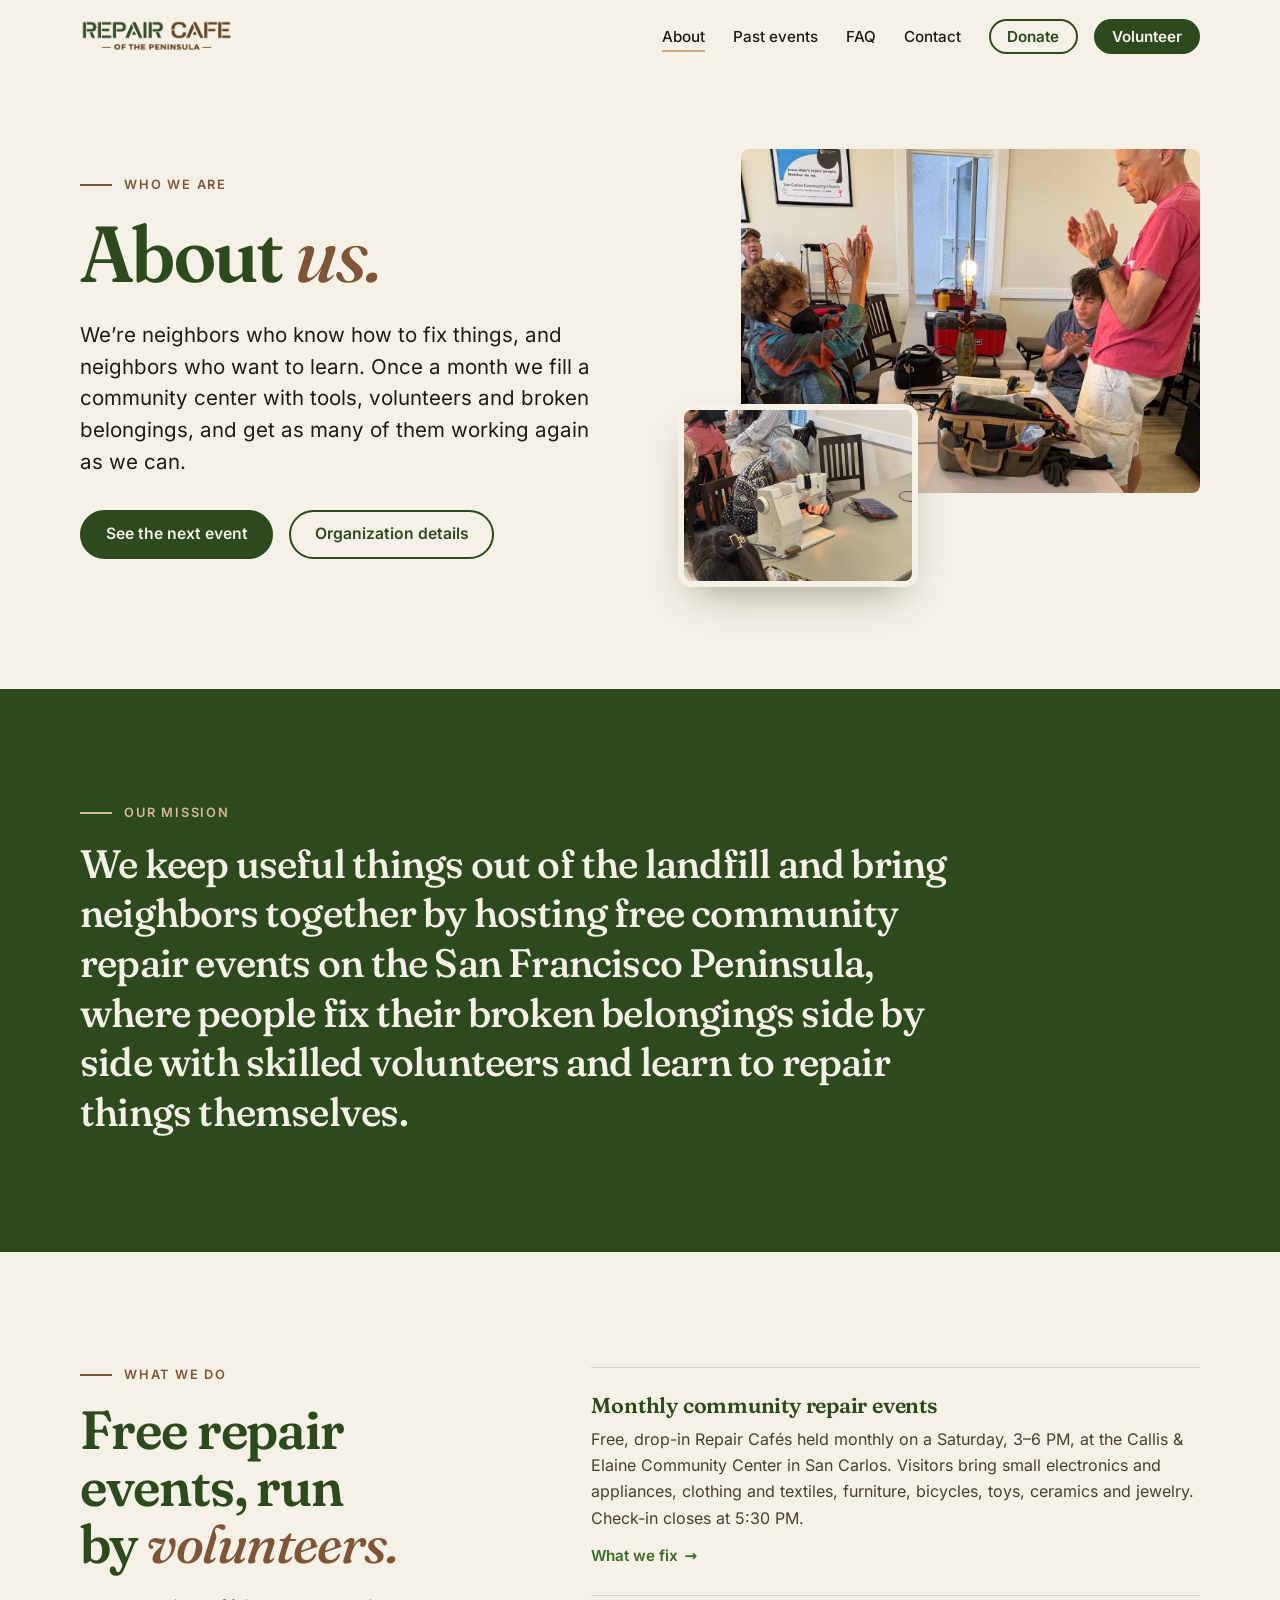
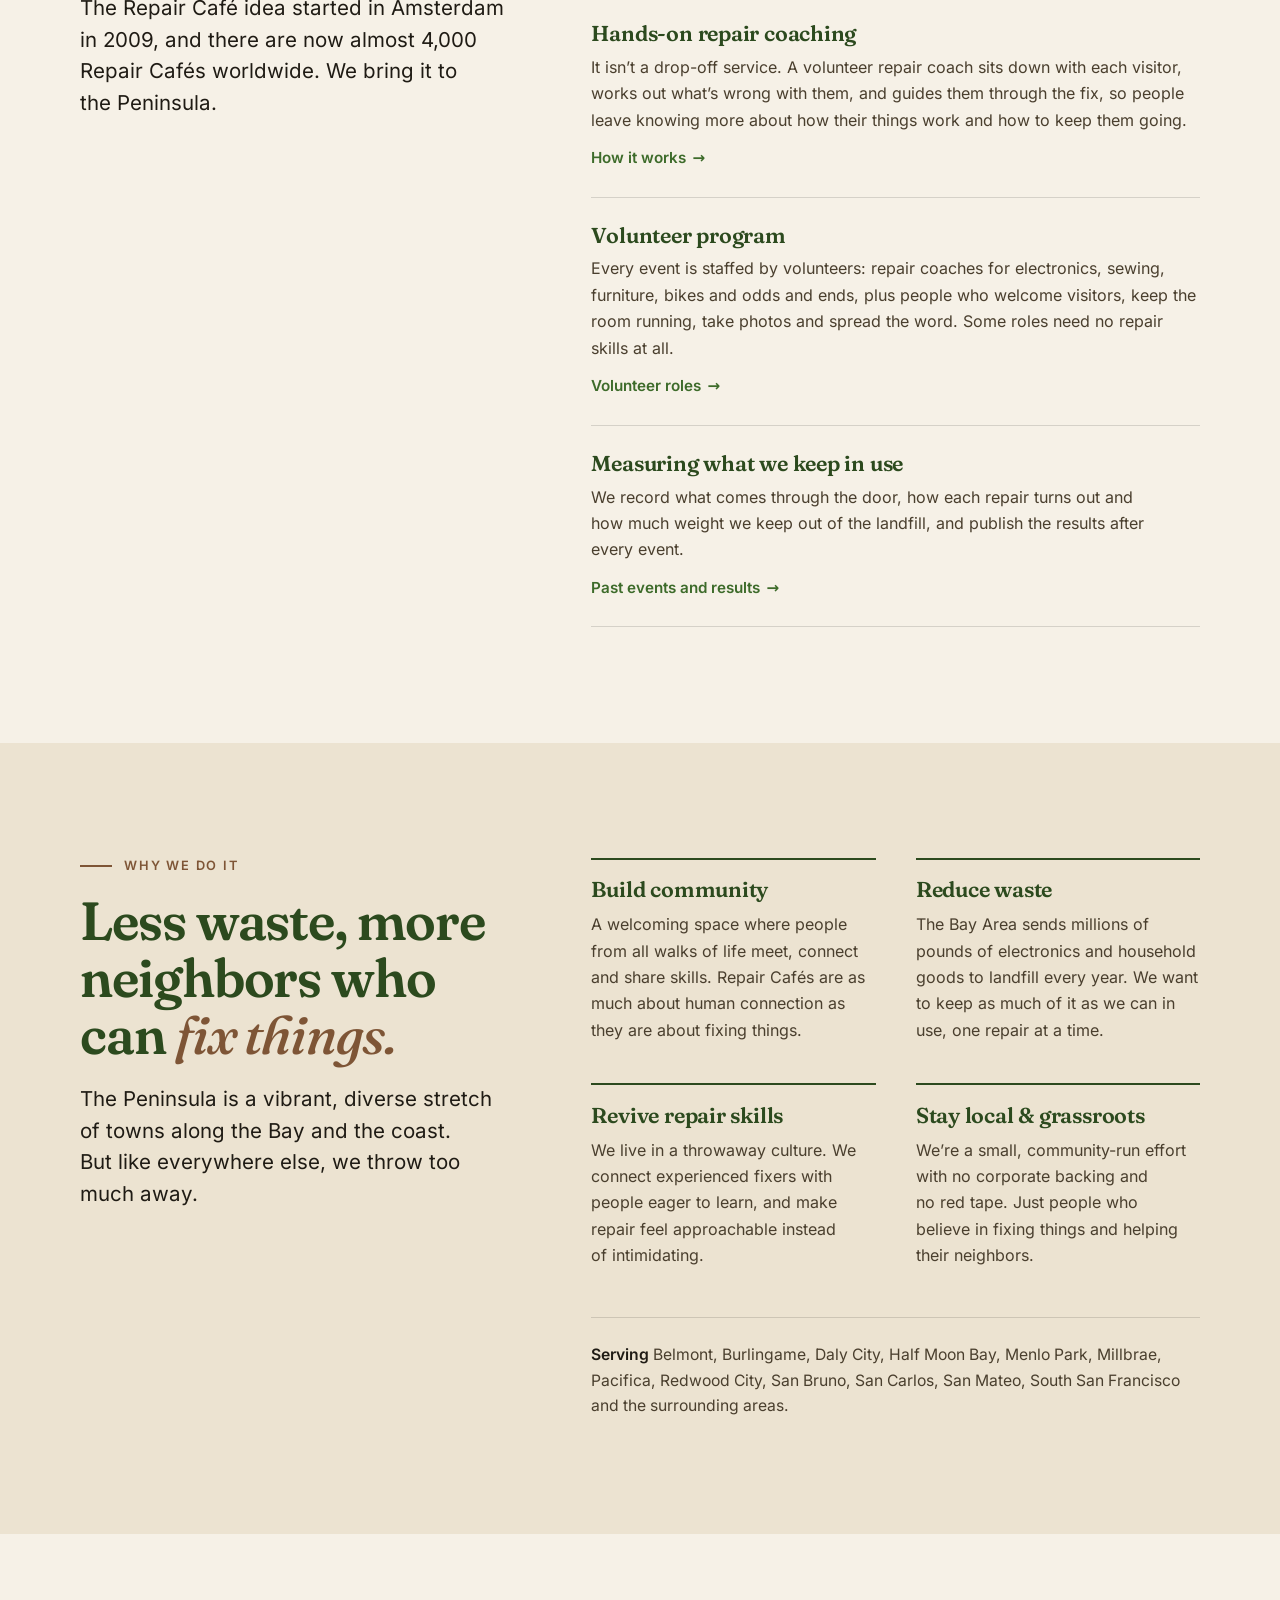
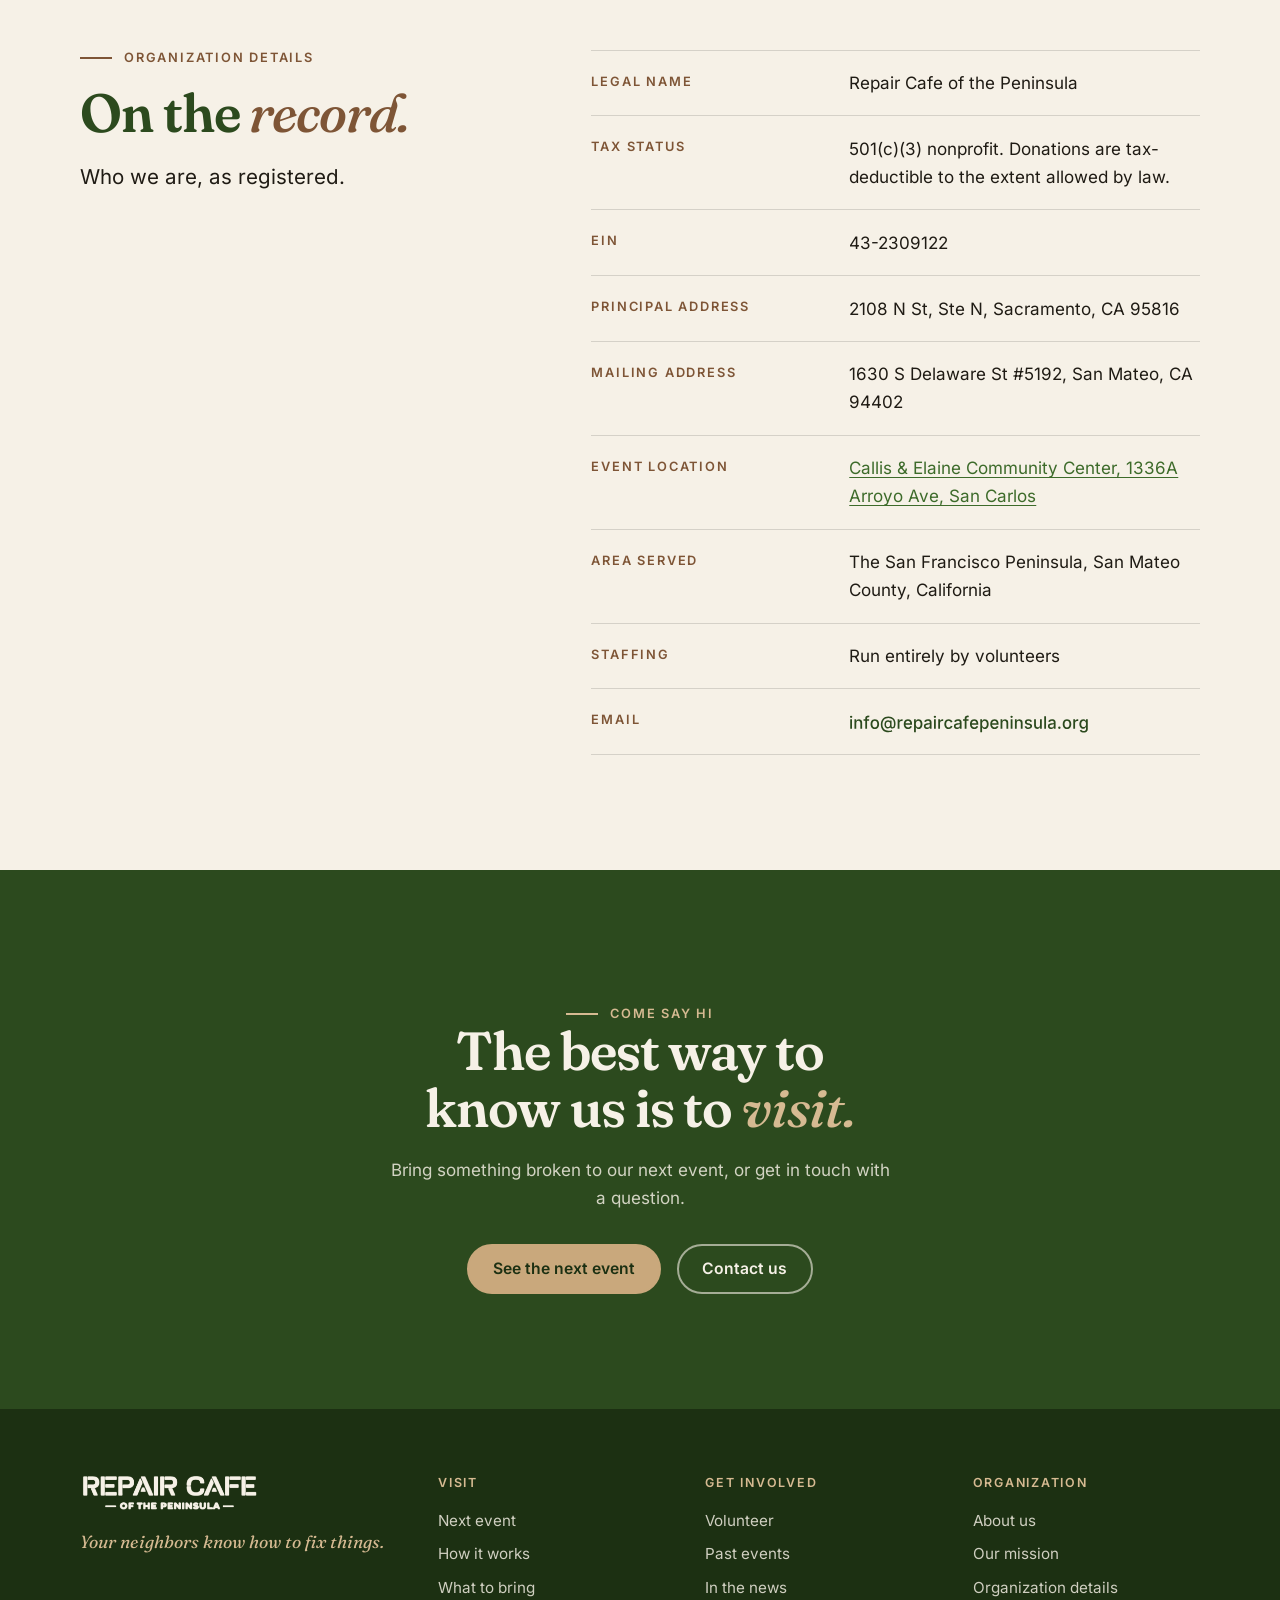
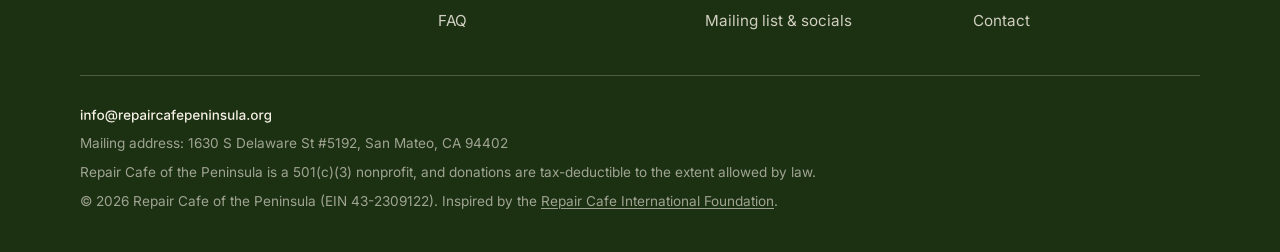
<file: about/index.html>
<!DOCTYPE html>
<html lang="en">
<head>
  <!-- Google Tag Manager -->
  <script async src="https://www.googletagmanager.com/gtm.js?id=GTM-W52NBJSS"></script>
  <script>
    window.dataLayer = window.dataLayer || [];
    function gtag(){dataLayer.push(arguments);}
    gtag('js', new Date());
  </script>
  <meta charset="UTF-8" />
  <meta name="viewport" content="width=device-width, initial-scale=1.0" />
  <title>Repair Café of the Peninsula - About Us</title>
  <meta name="description" content="Repair Café of the Peninsula is a volunteer-run 501(c)(3) nonprofit that hosts free community repair events on the San Francisco Peninsula. Our mission, what we do, and our organization details." />
  <link rel="canonical" href="https://repaircafepeninsula.org/about/" />
  <meta property="og:title" content="Repair Café of the Peninsula - About Us" />
  <meta property="og:description" content="A volunteer-run 501(c)(3) nonprofit hosting free community repair events on the San Francisco Peninsula. Our mission, what we do, and our organization details." />
  <meta property="og:image" content="https://repaircafepeninsula.org/images/events/2026-09/espresso-repair-share.jpg" />
  <meta property="og:image:width" content="1200" />
  <meta property="og:image:height" content="630" />
  <meta property="og:image:alt" content="A volunteer and a visitor opening up an espresso machine together, surrounded by tools" />
  <meta property="og:url" content="https://repaircafepeninsula.org/about/" />
  <meta property="og:type" content="website" />
  <meta property="og:site_name" content="Repair Café of the Peninsula" />
  <meta name="twitter:card" content="summary_large_image" />
  <meta name="twitter:title" content="Repair Café of the Peninsula - About Us" />
  <meta name="twitter:description" content="A volunteer-run 501(c)(3) nonprofit hosting free community repair events on the San Francisco Peninsula. Our mission, what we do, and our organization details." />
  <meta name="twitter:image" content="https://repaircafepeninsula.org/images/events/2026-09/espresso-repair-share.jpg" />
  <meta name="twitter:image:alt" content="A volunteer and a visitor opening up an espresso machine together, surrounded by tools" />
  <meta name="theme-color" content="#2C4A1E" />
  <script type="application/ld+json">
  {
    "@context": "https://schema.org",
    "@type": "NGO",
    "name": "Repair Café of the Peninsula",
    "legalName": "Repair Cafe of the Peninsula",
    "url": "https://repaircafepeninsula.org/",
    "logo": "https://repaircafepeninsula.org/images/rcp-700.png",
    "description": "We keep useful things out of the landfill and bring neighbors together by hosting free community repair events on the San Francisco Peninsula, where people fix their broken belongings side by side with skilled volunteers and learn to repair things themselves.",
    "nonprofitStatus": "https://schema.org/Nonprofit501c3",
    "taxID": "43-2309122",
    "address": {
      "@type": "PostalAddress",
      "streetAddress": "2108 N St, Ste N",
      "addressLocality": "Sacramento",
      "addressRegion": "CA",
      "postalCode": "95816",
      "addressCountry": "US"
    },
    "areaServed": "San Mateo County, California",
    "sameAs": [
      "https://www.instagram.com/repaircafepeninsula/",
      "https://www.facebook.com/repaircafepeninsula",
      "https://nextdoor.com/page/repair-cafe-of-the-peninsula",
      "https://www.linkedin.com/company/repaircafepeninsula"
    ]
  }
  </script>
  <link rel="icon" href="../images/favicon.png" type="image/png" />
  <link rel="preload" href="../fonts/fraunces-latin.woff2" as="font" type="font/woff2" crossorigin />
  <link rel="stylesheet" href="../styles.css?v=20261124a" />

  <!-- Google tag (gtag.js) -->
  <script async src="https://www.googletagmanager.com/gtag/js?id=G-7F52SY3J4R"></script>
  <script>
    window.dataLayer = window.dataLayer || [];
    function gtag(){dataLayer.push(arguments);}
    gtag('js', new Date());

    gtag('config', 'G-7F52SY3J4R');
  </script>

</head>
<body>
  <a class="skip-link" href="#main">Skip to content</a>

  <!-- HEADER -->
  <header class="site-header">
    <div class="wrap header-inner">
      <a href="../" class="brand"><img src="../images/rcp-700.png" alt="Repair Café of the Peninsula" width="700" height="156" /></a>
      <button class="menu-toggle" aria-expanded="false" aria-controls="site-nav"><span class="menu-icon" aria-hidden="true"></span>Menu</button>
      <nav class="site-nav" id="site-nav" aria-label="Main">
        <ul>
          <li><a href="../about/" aria-current="page">About</a></li>
          <li><a href="../past-events/">Past events</a></li>
          <li><a href="../faq/">FAQ</a></li>
          <li><a href="../contact/">Contact</a></li>
          <li class="nav-donate"><a href="https://www.zeffy.com/en-US/donation-form/help-keep-repair-cafe-free-for-our-neighbors" target="_blank" rel="noopener" class="nav-cta nav-cta--ghost">Donate</a></li>
          <li><a href="../volunteer/" class="nav-cta">Volunteer</a></li>
        </ul>
      </nav>
    </div>
  </header>

  <main id="main">

    <!-- INTRO -->
    <section class="wrap photo-head">
      <div>
        <p class="kicker">Who we are</p>
        <h1>About <em>us.</em></h1>
        <p class="lead">We&rsquo;re neighbors who know how to fix things, and neighbors who want to learn. Once a month we fill a community center with tools, volunteers and broken belongings, and get as many of them working again as we can.</p>
        <div class="btn-row">
          <a href="../#next-event" class="btn">See the next event</a>
          <a href="#details" class="btn btn--ghost">Organization details</a>
        </div>
      </div>
      <div class="photo-pair">
        <picture class="pos-top">
          <source type="image/webp" srcset="../images/events/2026-09/lamp-applause-640.webp 640w, ../images/events/2026-09/lamp-applause-1024.webp 1024w, ../images/events/2026-09/lamp-applause-1500.webp 1500w" sizes="(max-width: 960px) 90vw, 560px" />
          <img src="../images/events/2026-09/lamp-applause-1024.jpg" alt="Volunteers and a visitor applauding as a repaired lamp lights up" width="1024" height="1365" fetchpriority="high" />
        </picture>
        <picture class="photo-inset">
          <source type="image/webp" srcset="../images/events/2026-10/sewing-machine-640.webp 640w, ../images/events/2026-10/sewing-machine-1024.webp 1024w, ../images/events/2026-10/sewing-machine-1600.webp 1600w" sizes="(max-width: 960px) 40vw, 260px" />
          <img src="../images/events/2026-10/sewing-machine-1024.jpg" alt="A visitor guiding fabric through a sewing machine at the textile repair table" width="1024" height="768" loading="lazy" decoding="async" />
        </picture>
      </div>
    </section>

    <!-- MISSION -->
    <section class="section section--dark" id="mission">
      <div class="wrap">
        <p class="kicker">Our mission</p>
        <h2 class="mission-statement">We keep useful things out of the landfill and bring neighbors together by hosting free community repair events on the San Francisco Peninsula, where people fix their broken belongings side by side with skilled volunteers and learn to repair things themselves.</h2>
      </div>
    </section>

    <!-- WHAT WE DO -->
    <section class="section" id="what-we-do">
      <div class="wrap cols">
        <div class="sticky">
          <p class="kicker">What we do</p>
          <h2>Free repair events, run by <em>volunteers.</em></h2>
          <p class="lead">The Repair Caf&eacute; idea started in Amsterdam in 2009, and there are now almost 4,000 Repair Caf&eacute;s worldwide. We bring it to the Peninsula.</p>
        </div>
        <ul class="program-list">
          <li>
            <h3>Monthly community repair events</h3>
            <p>Free, drop-in Repair Caf&eacute;s held monthly on a Saturday, 3&ndash;6 PM, at the Callis &amp; Elaine Community Center in San Carlos. Visitors bring small electronics and appliances, clothing and textiles, furniture, bicycles, toys, ceramics and jewelry. Check-in closes at 5:30 PM.</p>
            <a href="../#what-we-fix" class="link-arrow">What we fix</a>
          </li>
          <li>
            <h3>Hands-on repair coaching</h3>
            <p>It isn&rsquo;t a drop-off service. A volunteer repair coach sits down with each visitor, works out what&rsquo;s wrong with them, and guides them through the fix, so people leave knowing more about how their things work and how to keep them going.</p>
            <a href="../#about" class="link-arrow">How it works</a>
          </li>
          <li>
            <h3>Volunteer program</h3>
            <p>Every event is staffed by volunteers: repair coaches for electronics, sewing, furniture, bikes and odds and ends, plus people who welcome visitors, keep the room running, take photos and spread the word. Some roles need no repair skills at all.</p>
            <a href="../volunteer/" class="link-arrow">Volunteer roles</a>
          </li>
          <li>
            <h3>Measuring what we keep in use</h3>
            <p>We record what comes through the door, how each repair turns out and how much weight we keep out of the landfill, and publish the results after every event.</p>
            <a href="../past-events/" class="link-arrow">Past events and results</a>
          </li>
        </ul>
      </div>
    </section>

    <!-- WHY -->
    <section class="section section--deep" id="why">
      <div class="wrap cols">
        <div class="mission-head sticky">
          <p class="kicker">Why we do it</p>
          <h2>Less waste, more neighbors who can <em>fix things.</em></h2>
          <p class="lead">The Peninsula is a vibrant, diverse stretch of towns along the Bay and the coast. But like everywhere else, we throw too much away.</p>
        </div>
        <div>
          <div class="pillars">
            <div class="pillar">
              <h3>Build community</h3>
              <p>A welcoming space where people from all walks of life meet, connect and share skills. Repair Caf&eacute;s are as much about human connection as they are about fixing things.</p>
            </div>
            <div class="pillar">
              <h3>Reduce waste</h3>
              <p>The Bay Area sends millions of pounds of electronics and household goods to landfill every year. We want to keep as much of it as we can in use, one repair at a time.</p>
            </div>
            <div class="pillar">
              <h3>Revive repair skills</h3>
              <p>We live in a throwaway culture. We connect experienced fixers with people eager to learn, and make repair feel approachable instead of intimidating.</p>
            </div>
            <div class="pillar">
              <h3>Stay local &amp; grassroots</h3>
              <p>We&rsquo;re a small, community-run effort with no corporate backing and no red tape. Just people who believe in fixing things and helping their neighbors.</p>
            </div>
          </div>
          <p class="serving"><strong>Serving</strong> Belmont, Burlingame, Daly City, Half Moon Bay, Menlo Park, Millbrae, Pacifica, Redwood City, San Bruno, San Carlos, San Mateo, South San Francisco and the surrounding areas.</p>
        </div>
      </div>
    </section>

    <!-- ORGANIZATION DETAILS -->
    <section class="section" id="details">
      <div class="wrap cols">
        <div>
          <p class="kicker">Organization details</p>
          <h2>On the <em>record.</em></h2>
          <p class="lead">Who we are, as registered.</p>
        </div>
        <dl class="details-list">
          <div>
            <dt>Legal name</dt>
            <dd>Repair Cafe of the Peninsula</dd>
          </div>
          <div>
            <dt>Tax status</dt>
            <dd>501(c)(3) nonprofit. Donations are tax-deductible to the extent allowed by law.</dd>
          </div>
          <div>
            <dt>EIN</dt>
            <dd>43-2309122</dd>
          </div>
          <div>
            <dt>Principal address</dt>
            <dd>2108 N St, Ste N, Sacramento, CA 95816</dd>
          </div>
          <div>
            <dt>Mailing address</dt>
            <dd>1630 S Delaware St #5192, San Mateo, CA 94402</dd>
          </div>
          <div>
            <dt>Event location</dt>
            <dd><a href="https://maps.app.goo.gl/JHcbE9kSkkTuWCHcA" target="_blank" rel="noopener">Callis &amp; Elaine Community Center, 1336A Arroyo Ave, San Carlos</a></dd>
          </div>
          <div>
            <dt>Area served</dt>
            <dd>The San Francisco Peninsula, San Mateo County, California</dd>
          </div>
          <div>
            <dt>Staffing</dt>
            <dd>Run entirely by volunteers</dd>
          </div>
          <div>
            <dt>Email</dt>
            <dd><img src="../images/email.svg" alt="info at repaircafepeninsula dot org" class="email-img" width="189" height="16" loading="lazy" /></dd>
          </div>
        </dl>
      </div>
    </section>

    <!-- CLOSER -->
    <section class="section section--dark closer" id="about-next">
      <div class="wrap">
        <p class="kicker">Come say hi</p>
        <h2>The best way to know us is to <em>visit.</em></h2>
        <p>Bring something broken to our next event, or get in touch with a question.</p>
        <div class="btn-row">
          <a href="../#next-event" class="btn btn--tan">See the next event</a>
          <a href="../contact/" class="btn btn--ghost-light">Contact us</a>
        </div>
      </div>
    </section>

  </main>

  <!-- FOOTER -->
  <footer class="site-footer">
    <div class="wrap">
      <div class="footer-top">
        <div class="footer-brand">
          <img src="../images/rcp-light.png" alt="Repair Café of the Peninsula" width="700" height="156" loading="lazy" />
          <p class="footer-tagline">Your neighbors know how to fix things.</p>
        </div>
        <div>
          <p class="footer-title">Visit</p>
          <ul class="footer-links">
            <li><a href="../#next-event">Next event</a></li>
            <li><a href="../#about">How it works</a></li>
            <li><a href="../#what-we-fix">What to bring</a></li>
            <li><a href="../faq/">FAQ</a></li>
          </ul>
        </div>
        <div>
          <p class="footer-title">Get involved</p>
          <ul class="footer-links">
            <li><a href="../volunteer/">Volunteer</a></li>
            <li><a href="../past-events/">Past events</a></li>
            <li><a href="../#in-the-news">In the news</a></li>
            <li><a href="../contact/#stay-in-touch">Mailing list &amp; socials</a></li>
          </ul>
        </div>
        <div>
          <p class="footer-title">Organization</p>
          <ul class="footer-links">
            <li><a href="../about/">About us</a></li>
            <li><a href="../about/#mission">Our mission</a></li>
            <li><a href="../about/#details">Organization details</a></li>
            <li><a href="../contact/">Contact</a></li>
          </ul>
        </div>
      </div>
      <div class="footer-legal">
        <p><img src="../images/email-light.svg" alt="info at repaircafepeninsula dot org" class="email-img" width="189" height="16" loading="lazy" /></p>
        <p>Mailing address: 1630 S Delaware St #5192, San Mateo, CA 94402</p>
        <p>Repair Cafe of the Peninsula is a 501(c)(3) nonprofit, and donations are tax-deductible to the extent allowed by law.</p>
        <p>&copy; 2026 Repair Cafe of the Peninsula <span class="nowrap">(EIN 43-2309122)</span>. Inspired by the <a href="https://www.repaircafe.org/en" target="_blank" rel="noopener">Repair Cafe International Foundation</a>.</p>
      </div>
    </div>
  </footer>

  <script src="../script.js?v=20261025b"></script>
</body>
</html>
</file>
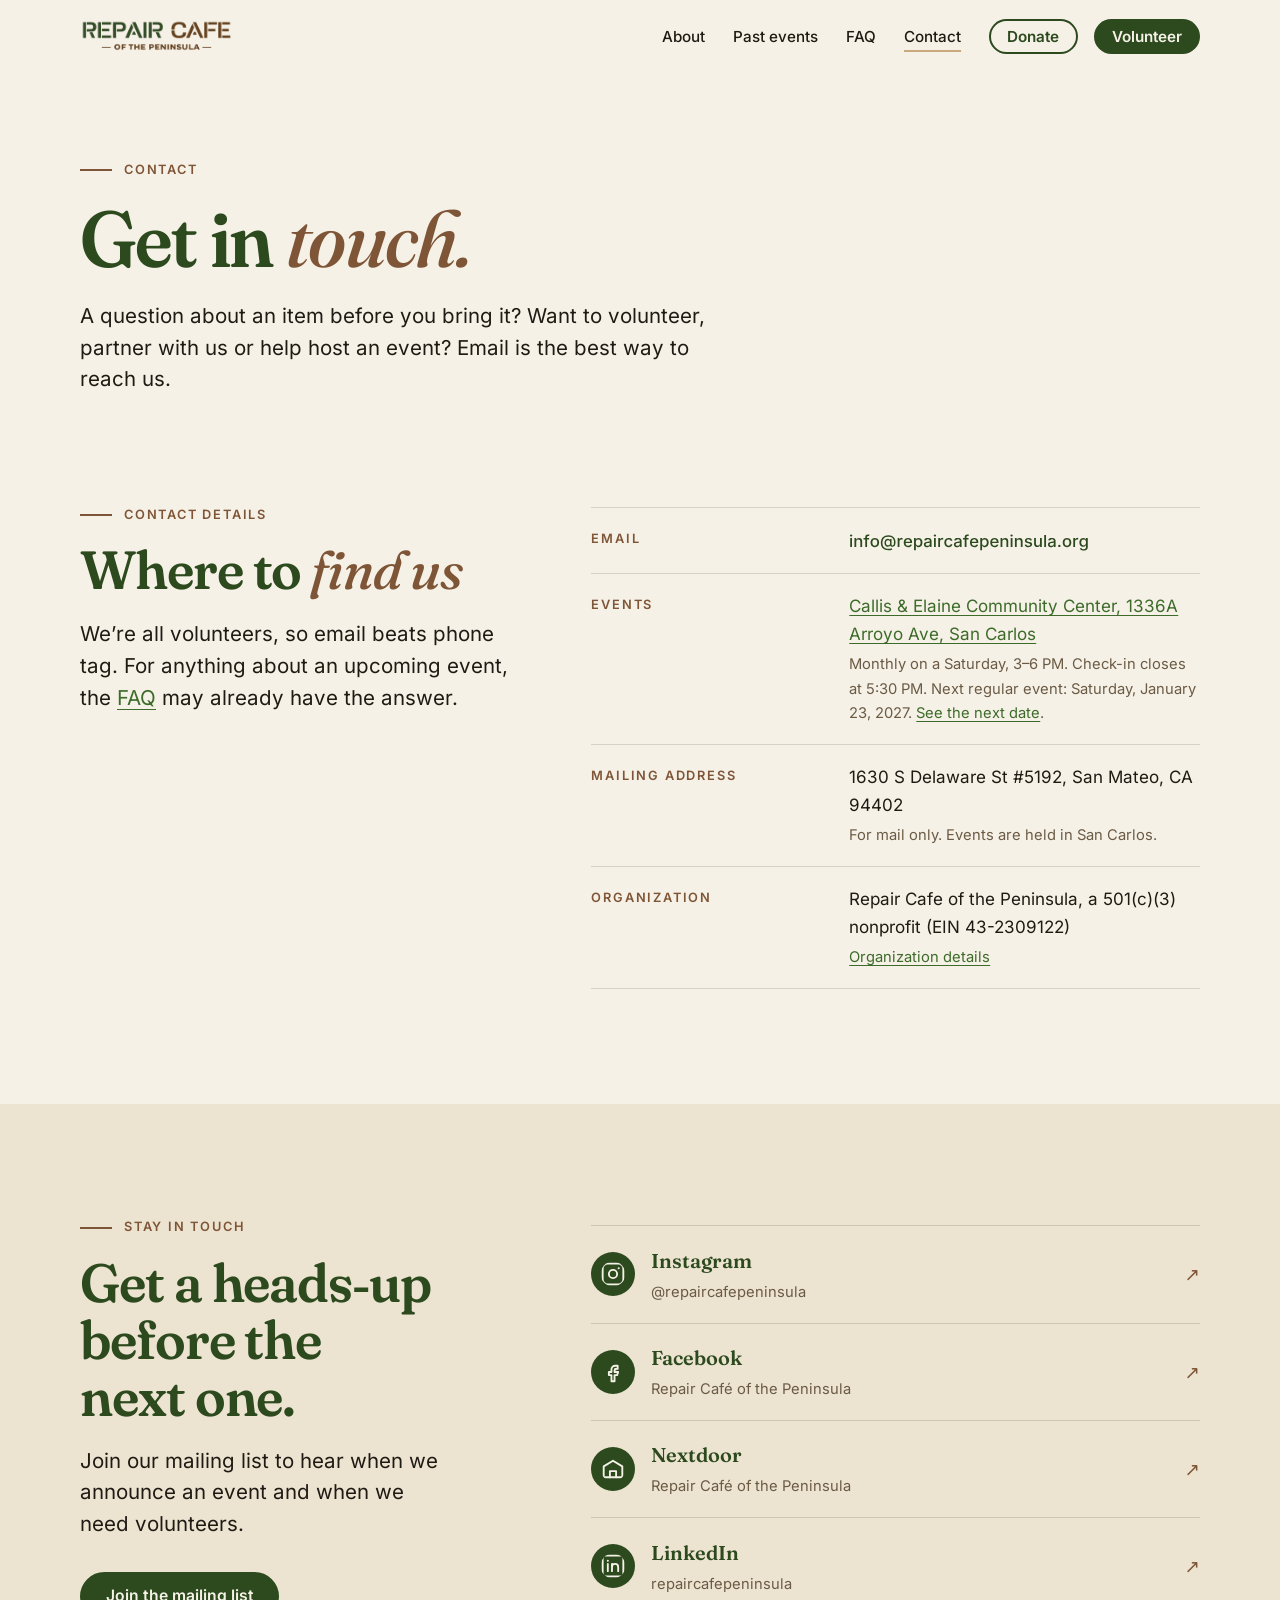
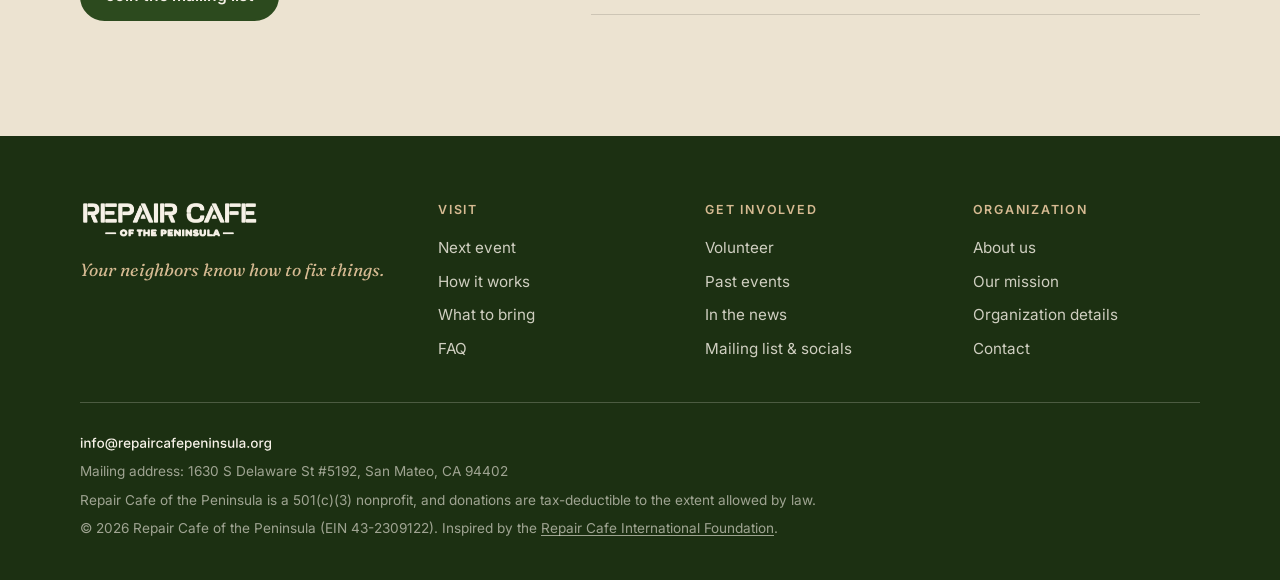
<file: contact/index.html>
<!DOCTYPE html>
<html lang="en">
<head>
  <!-- Google Tag Manager -->
  <script async src="https://www.googletagmanager.com/gtm.js?id=GTM-W52NBJSS"></script>
  <script>
    window.dataLayer = window.dataLayer || [];
    function gtag(){dataLayer.push(arguments);}
    gtag('js', new Date());
  </script>
  <meta charset="UTF-8" />
  <meta name="viewport" content="width=device-width, initial-scale=1.0" />
  <title>Repair Café of the Peninsula - Contact</title>
  <meta name="description" content="How to reach Repair Café of the Peninsula: email, event location, mailing address, mailing list and social media." />
  <link rel="canonical" href="https://repaircafepeninsula.org/contact/" />
  <meta property="og:title" content="Repair Café of the Peninsula - Contact" />
  <meta property="og:description" content="How to reach Repair Café of the Peninsula: email, event location, mailing address, mailing list and social media." />
  <meta property="og:image" content="https://repaircafepeninsula.org/images/events/2026-09/espresso-repair-share.jpg" />
  <meta property="og:image:width" content="1200" />
  <meta property="og:image:height" content="630" />
  <meta property="og:image:alt" content="A volunteer and a visitor opening up an espresso machine together, surrounded by tools" />
  <meta property="og:url" content="https://repaircafepeninsula.org/contact/" />
  <meta property="og:type" content="website" />
  <meta property="og:site_name" content="Repair Café of the Peninsula" />
  <meta name="twitter:card" content="summary_large_image" />
  <meta name="twitter:title" content="Repair Café of the Peninsula - Contact" />
  <meta name="twitter:description" content="How to reach Repair Café of the Peninsula: email, event location, mailing address, mailing list and social media." />
  <meta name="twitter:image" content="https://repaircafepeninsula.org/images/events/2026-09/espresso-repair-share.jpg" />
  <meta name="twitter:image:alt" content="A volunteer and a visitor opening up an espresso machine together, surrounded by tools" />
  <meta name="theme-color" content="#2C4A1E" />
  <link rel="icon" href="../images/favicon.png" type="image/png" />
  <link rel="preload" href="../fonts/fraunces-latin.woff2" as="font" type="font/woff2" crossorigin />
  <link rel="stylesheet" href="../styles.css?v=20261124a" />

  <!-- Google tag (gtag.js) -->
  <script async src="https://www.googletagmanager.com/gtag/js?id=G-7F52SY3J4R"></script>
  <script>
    window.dataLayer = window.dataLayer || [];
    function gtag(){dataLayer.push(arguments);}
    gtag('js', new Date());

    gtag('config', 'G-7F52SY3J4R');
  </script>

</head>
<body>
  <a class="skip-link" href="#main">Skip to content</a>

  <!-- HEADER -->
  <header class="site-header">
    <div class="wrap header-inner">
      <a href="../" class="brand"><img src="../images/rcp-700.png" alt="Repair Café of the Peninsula" width="700" height="156" /></a>
      <button class="menu-toggle" aria-expanded="false" aria-controls="site-nav"><span class="menu-icon" aria-hidden="true"></span>Menu</button>
      <nav class="site-nav" id="site-nav" aria-label="Main">
        <ul>
          <li><a href="../about/">About</a></li>
          <li><a href="../past-events/">Past events</a></li>
          <li><a href="../faq/">FAQ</a></li>
          <li><a href="../contact/" aria-current="page">Contact</a></li>
          <li class="nav-donate"><a href="https://www.zeffy.com/en-US/donation-form/help-keep-repair-cafe-free-for-our-neighbors" target="_blank" rel="noopener" class="nav-cta nav-cta--ghost">Donate</a></li>
          <li><a href="../volunteer/" class="nav-cta">Volunteer</a></li>
        </ul>
      </nav>
    </div>
  </header>

  <main id="main">

    <section class="wrap page-head">
      <p class="kicker">Contact</p>
      <h1>Get in <em>touch.</em></h1>
      <p class="lead">A question about an item before you bring it? Want to volunteer, partner with us or help host an event? Email is the best way to reach us.</p>
    </section>

    <section class="section section--flush" id="contact-details">
      <div class="wrap cols">
        <div>
          <p class="kicker">Contact details</p>
          <h2>Where to <em>find us</em></h2>
          <p class="lead">We&rsquo;re all volunteers, so email beats phone tag. For anything about an upcoming event, the <a href="../faq/">FAQ</a> may already have the answer.</p>
        </div>
        <dl class="details-list">
          <div>
            <dt>Email</dt>
            <dd><img src="../images/email.svg" alt="info at repaircafepeninsula dot org" class="email-img" width="189" height="16" /></dd>
          </div>
          <div>
            <dt>Events</dt>
            <dd>
              <a href="https://maps.app.goo.gl/JHcbE9kSkkTuWCHcA" target="_blank" rel="noopener">Callis &amp; Elaine Community Center, 1336A Arroyo Ave, San Carlos</a>
              <span class="details-note">Monthly on a Saturday, 3&ndash;6 PM. Check-in closes at 5:30 PM. Next regular event: Saturday, January 23, 2027. <a href="../#next-event">See the next date</a>.</span>
            </dd>
          </div>
          <div>
            <dt>Mailing address</dt>
            <dd>
              1630 S Delaware St #5192, San Mateo, CA 94402
              <span class="details-note">For mail only. Events are held in San Carlos.</span>
            </dd>
          </div>
          <div>
            <dt>Organization</dt>
            <dd>
              Repair Cafe of the Peninsula, a 501(c)(3) nonprofit <span class="nowrap">(EIN 43-2309122)</span>
              <span class="details-note"><a href="../about/#details">Organization details</a></span>
            </dd>
          </div>
        </dl>
      </div>
    </section>

    <!-- STAY IN TOUCH -->
    <section class="section section--deep" id="stay-in-touch">
      <div class="wrap cols touch">
        <div class="touch-copy">
          <p class="kicker">Stay in touch</p>
          <h2>Get a heads&#8209;up before the next one.</h2>
          <p class="lead">Join our mailing list to hear when we announce an event and when we need volunteers.</p>
          <div class="btn-row">
            <a href="http://eepurl.com/ggrhJO5w3i" target="_blank" rel="noopener" class="btn">Join the mailing list</a>
          </div>
        </div>
        <ul class="social-list" id="follow-us" aria-label="Follow us">
          <li>
            <a href="https://www.instagram.com/repaircafepeninsula/" target="_blank" rel="noopener">
              <svg viewBox="0 0 24 24" fill="none" stroke="currentColor" stroke-width="1.8" stroke-linecap="round" stroke-linejoin="round" aria-hidden="true"><rect x="2" y="2" width="20" height="20" rx="5" ry="5"/><circle cx="12" cy="12" r="4"/><circle cx="17.5" cy="6.5" r="1" fill="currentColor" stroke="none"/></svg>
              <span><span class="social-name">Instagram</span><span class="social-handle">@repaircafepeninsula</span></span>
            </a>
          </li>
          <li>
            <a href="https://www.facebook.com/repaircafepeninsula" target="_blank" rel="noopener">
              <svg viewBox="0 0 24 24" fill="none" stroke="currentColor" stroke-width="1.8" stroke-linecap="round" stroke-linejoin="round" aria-hidden="true"><path d="M14 9h2.5V6H14c-1.93 0-3.5 1.57-3.5 3.5V12H8v3h2.5v6h3v-6H16l1-3h-3.5v-1.5c0-.55.45-1 1-1z"/></svg>
              <span><span class="social-name">Facebook</span><span class="social-handle">Repair Café of the Peninsula</span></span>
            </a>
          </li>
          <li>
            <a href="https://nextdoor.com/page/repair-cafe-of-the-peninsula" target="_blank" rel="noopener">
              <svg viewBox="0 0 24 24" fill="none" stroke="currentColor" stroke-width="1.8" stroke-linecap="round" stroke-linejoin="round" aria-hidden="true"><path d="M3 9.5L12 4l9 5.5V20H3V9.5z"/><path d="M9 20v-6h6v6"/></svg>
              <span><span class="social-name">Nextdoor</span><span class="social-handle">Repair Café of the Peninsula</span></span>
            </a>
          </li>
          <li>
            <a href="https://www.linkedin.com/company/repaircafepeninsula" target="_blank" rel="noopener">
              <svg viewBox="0 0 24 24" fill="none" stroke="currentColor" stroke-width="1.8" stroke-linecap="round" stroke-linejoin="round" aria-hidden="true"><rect x="2" y="2" width="20" height="20" rx="3"/><path d="M7 10v7"/><circle cx="7" cy="7" r="1" fill="currentColor" stroke="none"/><path d="M11 10v7m0-4c0-2 1.5-3 3-3s3 1 3 3v4"/></svg>
              <span><span class="social-name">LinkedIn</span><span class="social-handle">repaircafepeninsula</span></span>
            </a>
          </li>
        </ul>
      </div>
    </section>

  </main>

  <!-- FOOTER -->
  <footer class="site-footer">
    <div class="wrap">
      <div class="footer-top">
        <div class="footer-brand">
          <img src="../images/rcp-light.png" alt="Repair Café of the Peninsula" width="700" height="156" loading="lazy" />
          <p class="footer-tagline">Your neighbors know how to fix things.</p>
        </div>
        <div>
          <p class="footer-title">Visit</p>
          <ul class="footer-links">
            <li><a href="../#next-event">Next event</a></li>
            <li><a href="../#about">How it works</a></li>
            <li><a href="../#what-we-fix">What to bring</a></li>
            <li><a href="../faq/">FAQ</a></li>
          </ul>
        </div>
        <div>
          <p class="footer-title">Get involved</p>
          <ul class="footer-links">
            <li><a href="../volunteer/">Volunteer</a></li>
            <li><a href="../past-events/">Past events</a></li>
            <li><a href="../#in-the-news">In the news</a></li>
            <li><a href="../contact/#stay-in-touch">Mailing list &amp; socials</a></li>
          </ul>
        </div>
        <div>
          <p class="footer-title">Organization</p>
          <ul class="footer-links">
            <li><a href="../about/">About us</a></li>
            <li><a href="../about/#mission">Our mission</a></li>
            <li><a href="../about/#details">Organization details</a></li>
            <li><a href="../contact/">Contact</a></li>
          </ul>
        </div>
      </div>
      <div class="footer-legal">
        <p><img src="../images/email-light.svg" alt="info at repaircafepeninsula dot org" class="email-img" width="189" height="16" loading="lazy" /></p>
        <p>Mailing address: 1630 S Delaware St #5192, San Mateo, CA 94402</p>
        <p>Repair Cafe of the Peninsula is a 501(c)(3) nonprofit, and donations are tax-deductible to the extent allowed by law.</p>
        <p>&copy; 2026 Repair Cafe of the Peninsula <span class="nowrap">(EIN 43-2309122)</span>. Inspired by the <a href="https://www.repaircafe.org/en" target="_blank" rel="noopener">Repair Cafe International Foundation</a>.</p>
      </div>
    </div>
  </footer>

  <script src="../script.js?v=20261025b"></script>
</body>
</html>
</file>
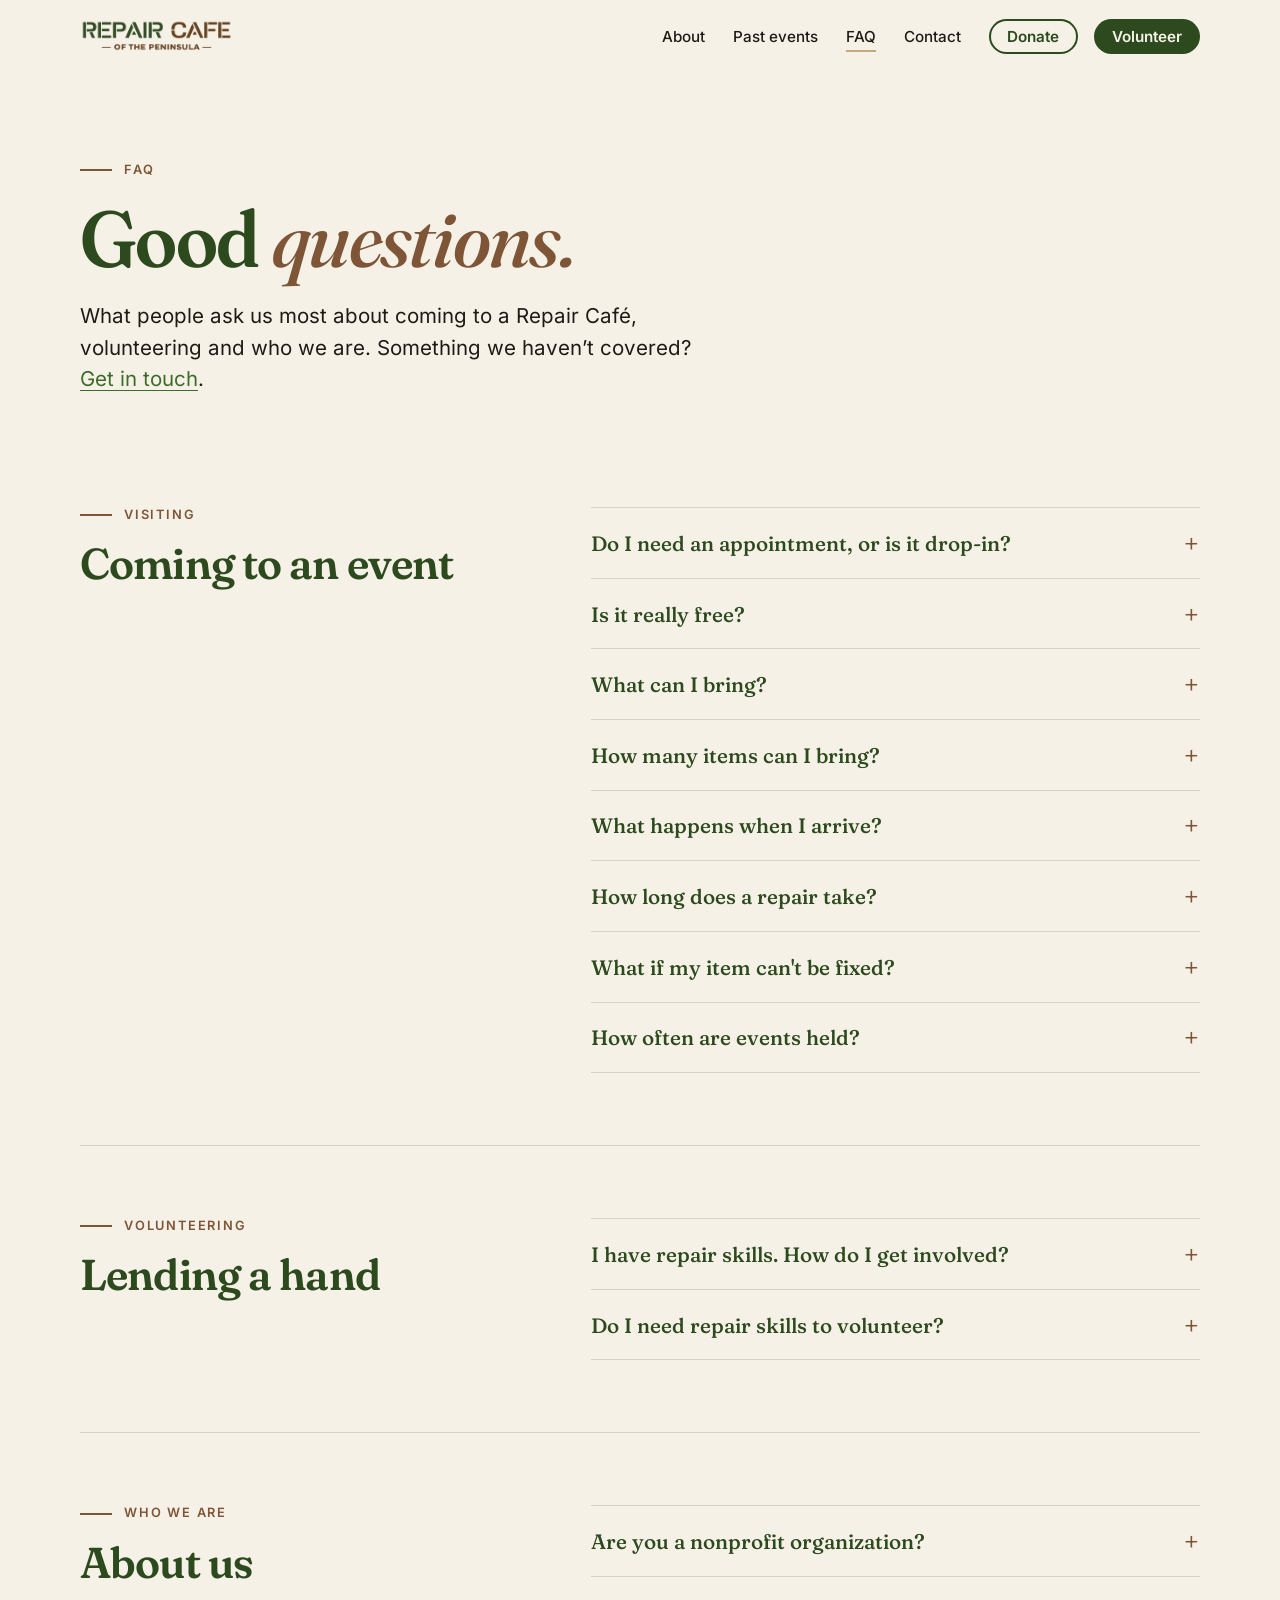
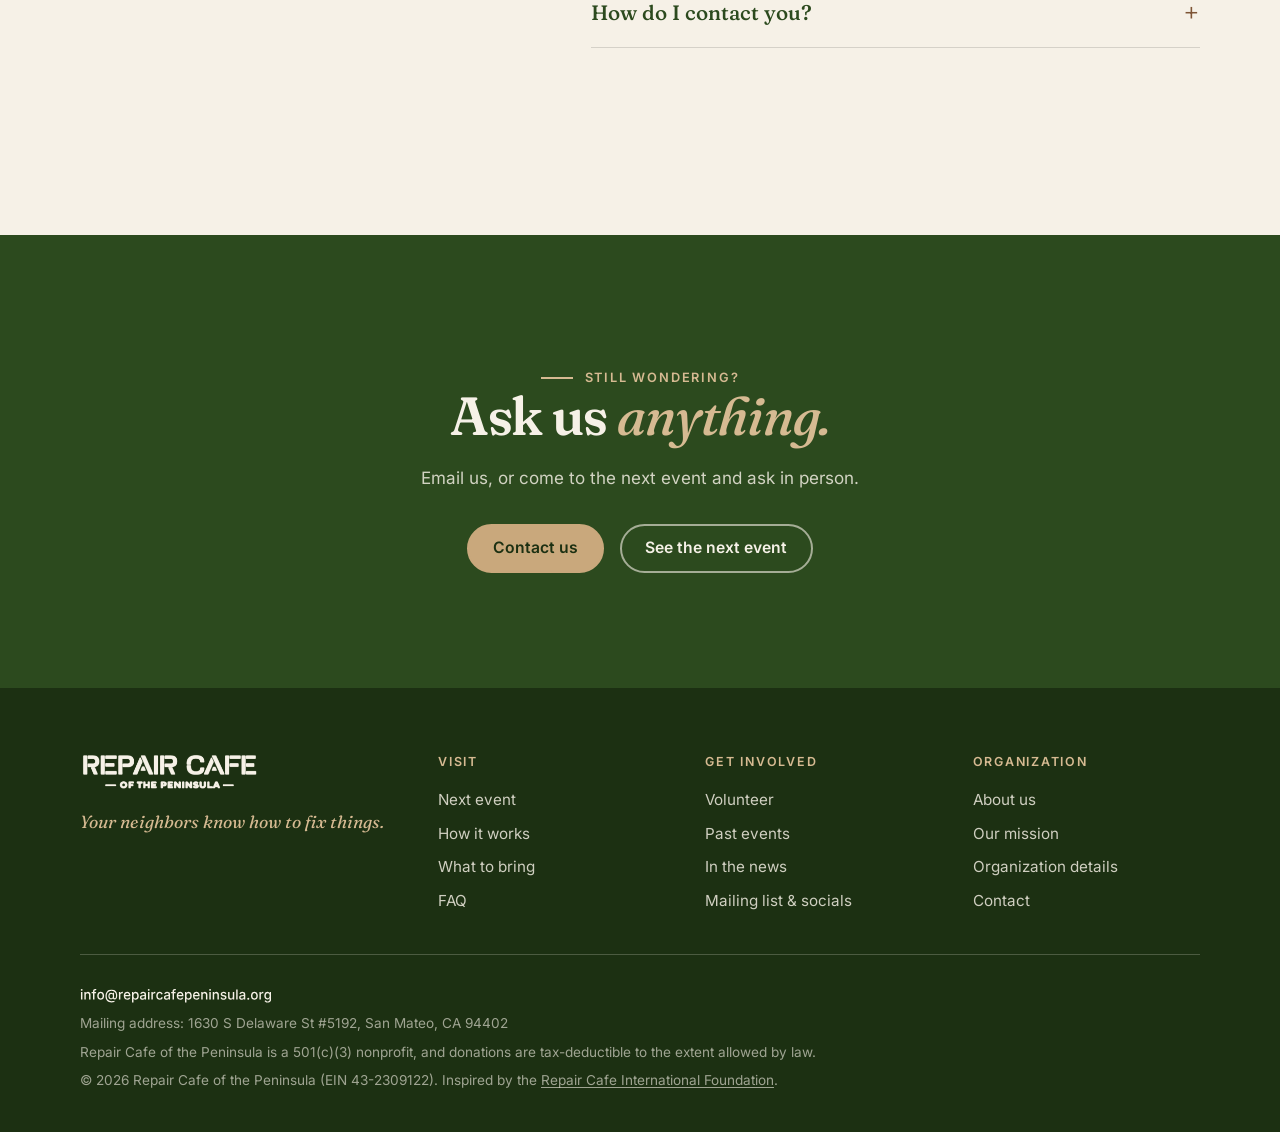
<file: faq/index.html>
<!DOCTYPE html>
<html lang="en">
<head>
  <!-- Google Tag Manager -->
  <script async src="https://www.googletagmanager.com/gtm.js?id=GTM-W52NBJSS"></script>
  <script>
    window.dataLayer = window.dataLayer || [];
    function gtag(){dataLayer.push(arguments);}
    gtag('js', new Date());
  </script>
  <meta charset="UTF-8" />
  <meta name="viewport" content="width=device-width, initial-scale=1.0" />
  <title>Repair Café of the Peninsula - FAQ</title>
  <meta name="description" content="Answers to common questions about Repair Café of the Peninsula: what to bring, how events work, what it costs, volunteering, and our nonprofit status." />
  <link rel="canonical" href="https://repaircafepeninsula.org/faq/" />
  <meta property="og:title" content="Repair Café of the Peninsula - FAQ" />
  <meta property="og:description" content="Answers to common questions about Repair Café of the Peninsula: what to bring, how events work, what it costs, volunteering, and our nonprofit status." />
  <meta property="og:image" content="https://repaircafepeninsula.org/images/events/2026-09/espresso-repair-share.jpg" />
  <meta property="og:image:width" content="1200" />
  <meta property="og:image:height" content="630" />
  <meta property="og:image:alt" content="A volunteer and a visitor opening up an espresso machine together, surrounded by tools" />
  <meta property="og:url" content="https://repaircafepeninsula.org/faq/" />
  <meta property="og:type" content="website" />
  <meta property="og:site_name" content="Repair Café of the Peninsula" />
  <meta name="twitter:card" content="summary_large_image" />
  <meta name="twitter:title" content="Repair Café of the Peninsula - FAQ" />
  <meta name="twitter:description" content="Answers to common questions about Repair Café of the Peninsula: what to bring, how events work, what it costs, volunteering, and our nonprofit status." />
  <meta name="twitter:image" content="https://repaircafepeninsula.org/images/events/2026-09/espresso-repair-share.jpg" />
  <meta name="twitter:image:alt" content="A volunteer and a visitor opening up an espresso machine together, surrounded by tools" />
  <meta name="theme-color" content="#2C4A1E" />
  <link rel="icon" href="../images/favicon.png" type="image/png" />
  <link rel="preload" href="../fonts/fraunces-latin.woff2" as="font" type="font/woff2" crossorigin />
  <link rel="stylesheet" href="../styles.css?v=20261124a" />

  <!-- Google tag (gtag.js) -->
  <script async src="https://www.googletagmanager.com/gtag/js?id=G-7F52SY3J4R"></script>
  <script>
    window.dataLayer = window.dataLayer || [];
    function gtag(){dataLayer.push(arguments);}
    gtag('js', new Date());

    gtag('config', 'G-7F52SY3J4R');
  </script>

</head>
<body>
  <a class="skip-link" href="#main">Skip to content</a>

  <!-- HEADER -->
  <header class="site-header">
    <div class="wrap header-inner">
      <a href="../" class="brand"><img src="../images/rcp-700.png" alt="Repair Café of the Peninsula" width="700" height="156" /></a>
      <button class="menu-toggle" aria-expanded="false" aria-controls="site-nav"><span class="menu-icon" aria-hidden="true"></span>Menu</button>
      <nav class="site-nav" id="site-nav" aria-label="Main">
        <ul>
          <li><a href="../about/">About</a></li>
          <li><a href="../past-events/">Past events</a></li>
          <li><a href="../faq/" aria-current="page">FAQ</a></li>
          <li><a href="../contact/">Contact</a></li>
          <li class="nav-donate"><a href="https://www.zeffy.com/en-US/donation-form/help-keep-repair-cafe-free-for-our-neighbors" target="_blank" rel="noopener" class="nav-cta nav-cta--ghost">Donate</a></li>
          <li><a href="../volunteer/" class="nav-cta">Volunteer</a></li>
        </ul>
      </nav>
    </div>
  </header>

  <main id="main">

    <section class="wrap page-head">
      <p class="kicker">FAQ</p>
      <h1>Good <em>questions.</em></h1>
      <p class="lead">What people ask us most about coming to a Repair Caf&eacute;, volunteering and who we are. Something we haven&rsquo;t covered? <a href="../contact/">Get in touch</a>.</p>
    </section>

    <section class="section section--flush" id="faq">
      <div class="wrap">

        <div class="faq-group cols" id="faq-visiting">
          <div>
            <p class="kicker">Visiting</p>
            <h2>Coming to an event</h2>
          </div>
          <div class="faq-list">
            <details name="faq">
              <summary>Do I need an appointment, or is it drop-in?</summary>
              <div class="faq-answer">
                <p>Drop-in, no appointment needed. Just show up during event hours with your item and we'll get you set up with a volunteer. We may ask you to add your name to a waitlist if things get busy, but there's no pre-registration.</p>
              </div>
            </details>
            <details name="faq">
              <summary>Is it really free?</summary>
              <div class="faq-answer">
                <p>Yes, completely free for visitors. Repair Cafés around the world work this way: skilled volunteers give their time, and the community benefits. We may have a tip jar or small donation box for those who want to contribute to future events, but it's never expected or required.</p>
              </div>
            </details>
            <details name="faq">
              <summary>What can I bring?</summary>
              <div class="faq-answer">
                <p>Most things you can carry in: lamps, fans, radios, chargers and other small electronics and appliances; clothing, bags and other textiles; furniture; bicycles; and toys, ceramics and jewelry.</p>
                <p>Please leave large appliances, phones, earbuds, cameras, watches, toasters, ovens and anything hazardous at home. See the full list of <a href="../#what-we-fix">what we fix</a>.</p>
              </div>
            </details>
            <details name="faq">
              <summary>How many items can I bring?</summary>
              <div class="faq-answer">
                <p>We ask that you bring up to two items per person per event so that every visitor gets quality time working hands-on with a volunteer. If it's a quiet event, we're happy to tackle more.</p>
              </div>
            </details>
            <details name="faq">
              <summary>What happens when I arrive?</summary>
              <div class="faq-answer">
                <p>Check in at the welcome table. We'll ask you to fill out a waiver and an intake form describing your item, then pair you with a volunteer who knows that kind of repair. If things get busy, we'll add your name to a waitlist.</p>
              </div>
            </details>
            <details name="faq">
              <summary>How long does a repair take?</summary>
              <div class="faq-answer">
                <p>It depends on the item. Simple fixes (a button, a loose connection) might take 15&ndash;20 minutes. More complex repairs can take an hour or more. You'll be working alongside the volunteer the whole time, so plan to stay and be hands-on.</p>
              </div>
            </details>
            <details name="faq">
              <summary>What if my item can't be fixed?</summary>
              <div class="faq-answer">
                <p>We'll always be upfront. If a repair is beyond what we can tackle together on the day (wrong tools, missing parts, or a fault that needs a specialist), we'll say so clearly and suggest next steps where we can. We never guarantee a fix, but you and your volunteer will always give it an honest best effort.</p>
              </div>
            </details>
            <details name="faq">
              <summary>How often are events held?</summary>
              <div class="faq-answer">
                <p>For now we're holding events <strong>monthly on a Saturday</strong>, same place and time: 3&ndash;6 PM at the Callis &amp; Elaine Community Center in San Carlos (<a href="https://maps.app.goo.gl/JHcbE9kSkkTuWCHcA" target="_blank" rel="noopener">1336A Arroyo Ave</a>). <strong>Check-in closes at 5:30 PM.</strong> The schedule can change, so always check this website for the next date.</p>
                <p>Our next event is a special one: Saturday, December 12th, 2026, 12&ndash;6 PM, outdoors at Resale Therapy Vintage (22 41st Ave, San Mateo). It&rsquo;s part of the Planet Love Foundation&rsquo;s Communi-Tea holiday party, and <strong>we&rsquo;re only doing sewing, mending and bike repairs</strong> that day. Regular events return to the Callis &amp; Elaine Community Center in San Carlos on <strong>Saturday, January 23rd, 2027</strong>, 3&ndash;6 PM, for all kinds of repairs. <a href="http://eepurl.com/ggrhJO5w3i" target="_blank" rel="noopener">Join our mailing list</a> for reminders and updates.</p>
              </div>
            </details>
          </div>
        </div>

        <div class="faq-group cols" id="faq-volunteering">
          <div>
            <p class="kicker">Volunteering</p>
            <h2>Lending a hand</h2>
          </div>
          <div class="faq-list">
            <details name="faq">
              <summary>I have repair skills. How do I get involved?</summary>
              <div class="faq-answer">
                <p>We'd love to have you. Have a look at our <a href="../volunteer/">volunteer roles</a> and sign up for a slot at the next event, or <a href="http://eepurl.com/ggrhJO5w3i" target="_blank" rel="noopener">join our mailing list</a> to hear about future ones. We ask for roughly 3&ndash;4 hours at a single event, and no prior volunteering experience is needed.</p>
              </div>
            </details>
            <details name="faq">
              <summary>Do I need repair skills to volunteer?</summary>
              <div class="faq-answer">
                <p>Not for every role. Our repair coaches need to know their way around the repairs they coach, but some roles need no repair skills at all: welcoming visitors and checking them in, keeping the event flowing, taking photos, designing flyers, sharing posts and connecting us with community groups. See all <a href="../volunteer/">volunteer roles</a>.</p>
              </div>
            </details>
          </div>
        </div>

        <div class="faq-group cols" id="faq-about">
          <div>
            <p class="kicker">Who we are</p>
            <h2>About us</h2>
          </div>
          <div class="faq-list">
            <details name="faq">
              <summary>Are you a nonprofit organization?</summary>
              <div class="faq-answer">
                <p>Yes! We're a 501(c)(3) nonprofit run entirely by volunteers. Donations are tax-deductible and go toward tools, parts and future events. Our EIN and mailing address are in our <a href="../about/#details">organization details</a>.</p>
              </div>
            </details>
            <details name="faq">
              <summary>How do I contact you?</summary>
              <div class="faq-answer">
                <p>Email us at <img src="../images/email.svg" alt="info at repaircafepeninsula dot org" class="email-img" width="189" height="16" loading="lazy" />, or find us on social media through our <a href="../contact/">contact page</a>.</p>
              </div>
            </details>
          </div>
        </div>

      </div>
    </section>

    <!-- CLOSER -->
    <section class="section section--dark closer" id="faq-contact">
      <div class="wrap">
        <p class="kicker">Still wondering?</p>
        <h2>Ask us <em>anything.</em></h2>
        <p>Email us, or come to the next event and ask in person.</p>
        <div class="btn-row">
          <a href="../contact/" class="btn btn--tan">Contact us</a>
          <a href="../#next-event" class="btn btn--ghost-light">See the next event</a>
        </div>
      </div>
    </section>

  </main>

  <!-- FOOTER -->
  <footer class="site-footer">
    <div class="wrap">
      <div class="footer-top">
        <div class="footer-brand">
          <img src="../images/rcp-light.png" alt="Repair Café of the Peninsula" width="700" height="156" loading="lazy" />
          <p class="footer-tagline">Your neighbors know how to fix things.</p>
        </div>
        <div>
          <p class="footer-title">Visit</p>
          <ul class="footer-links">
            <li><a href="../#next-event">Next event</a></li>
            <li><a href="../#about">How it works</a></li>
            <li><a href="../#what-we-fix">What to bring</a></li>
            <li><a href="../faq/">FAQ</a></li>
          </ul>
        </div>
        <div>
          <p class="footer-title">Get involved</p>
          <ul class="footer-links">
            <li><a href="../volunteer/">Volunteer</a></li>
            <li><a href="../past-events/">Past events</a></li>
            <li><a href="../#in-the-news">In the news</a></li>
            <li><a href="../contact/#stay-in-touch">Mailing list &amp; socials</a></li>
          </ul>
        </div>
        <div>
          <p class="footer-title">Organization</p>
          <ul class="footer-links">
            <li><a href="../about/">About us</a></li>
            <li><a href="../about/#mission">Our mission</a></li>
            <li><a href="../about/#details">Organization details</a></li>
            <li><a href="../contact/">Contact</a></li>
          </ul>
        </div>
      </div>
      <div class="footer-legal">
        <p><img src="../images/email-light.svg" alt="info at repaircafepeninsula dot org" class="email-img" width="189" height="16" loading="lazy" /></p>
        <p>Mailing address: 1630 S Delaware St #5192, San Mateo, CA 94402</p>
        <p>Repair Cafe of the Peninsula is a 501(c)(3) nonprofit, and donations are tax-deductible to the extent allowed by law.</p>
        <p>&copy; 2026 Repair Cafe of the Peninsula <span class="nowrap">(EIN 43-2309122)</span>. Inspired by the <a href="https://www.repaircafe.org/en" target="_blank" rel="noopener">Repair Cafe International Foundation</a>.</p>
      </div>
    </div>
  </footer>

  <script src="../script.js?v=20261025b"></script>
</body>
</html>
</file>
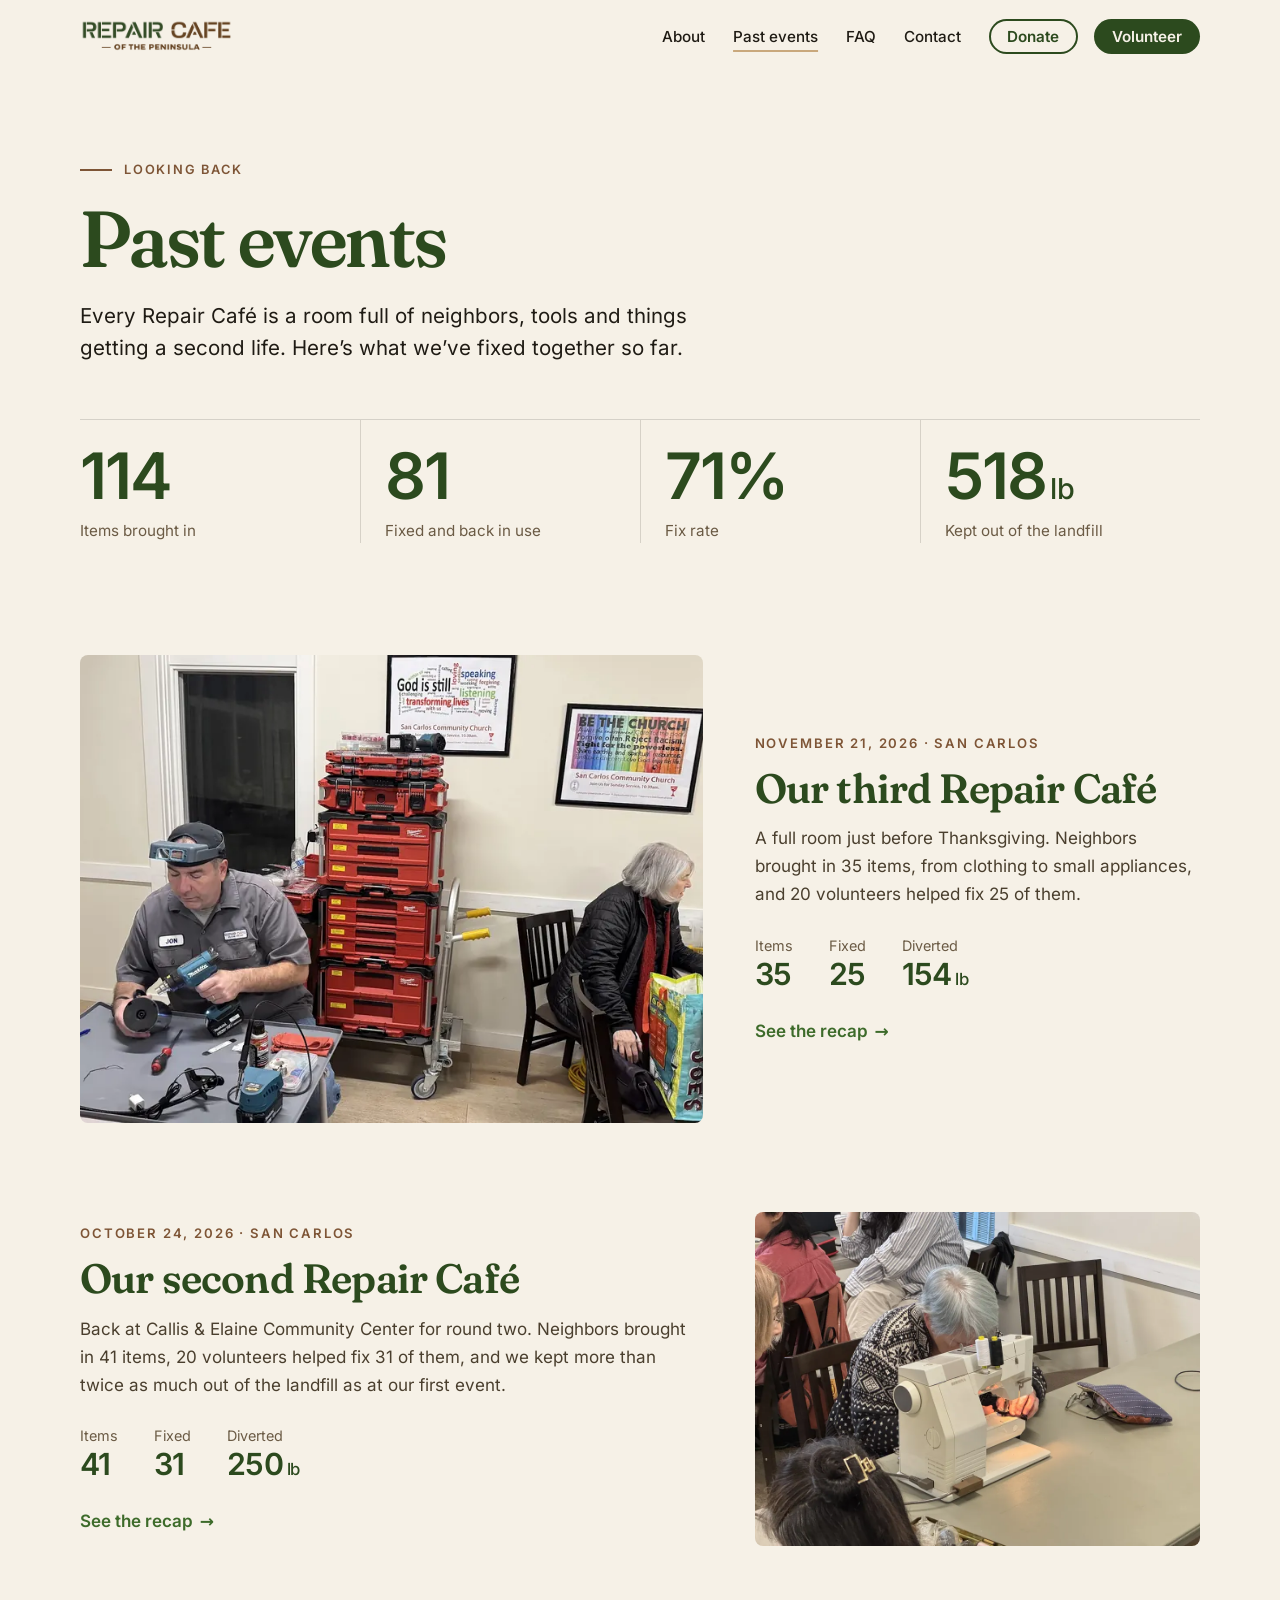
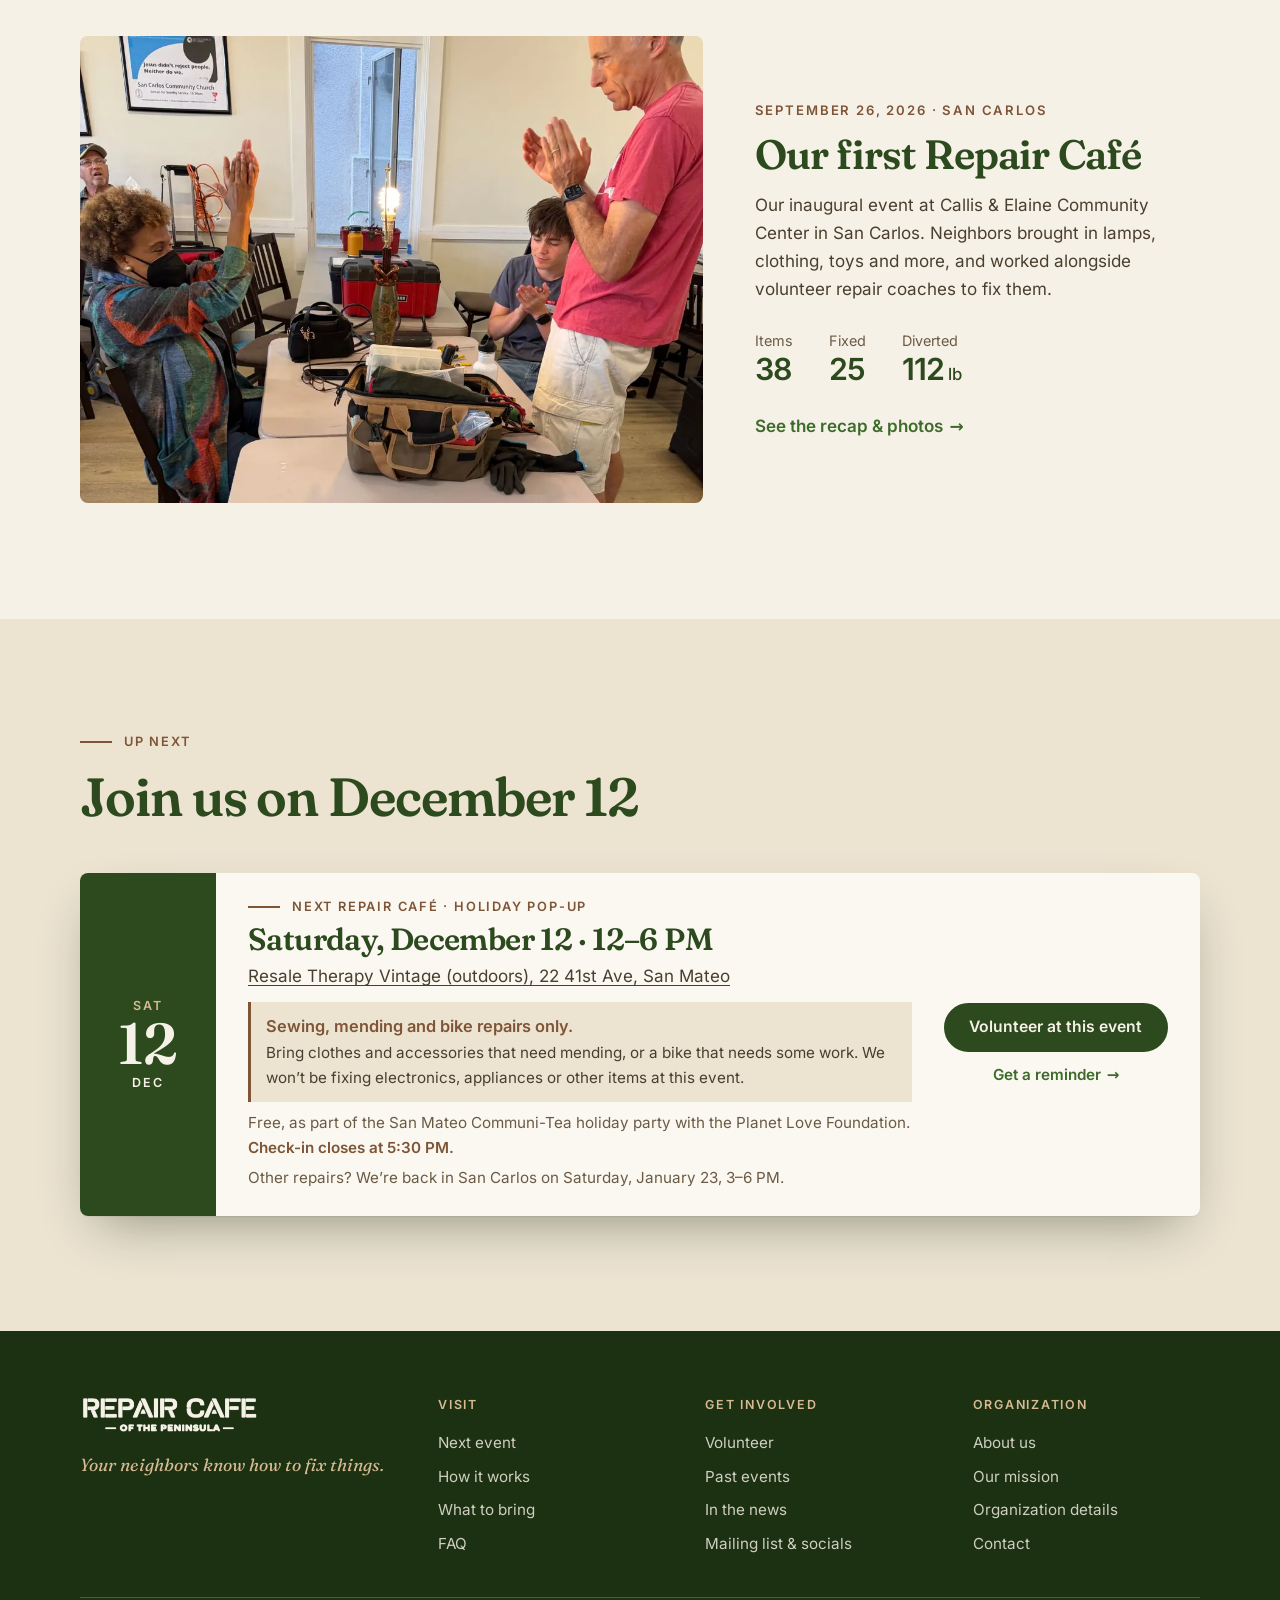
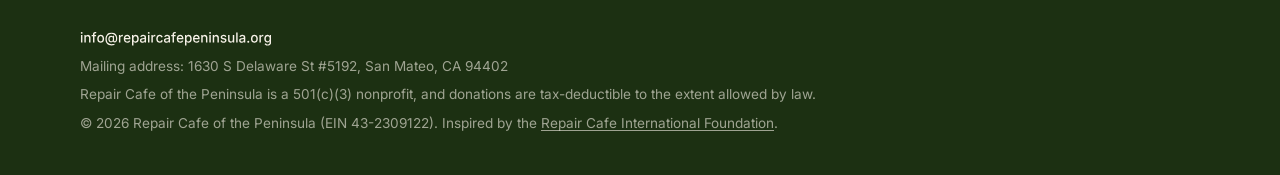
<file: past-events/index.html>
<!DOCTYPE html>
<html lang="en">
<head>
  <!-- Google Tag Manager -->
  <script async src="https://www.googletagmanager.com/gtm.js?id=GTM-W52NBJSS"></script>
  <script>
    window.dataLayer = window.dataLayer || [];
    function gtag(){dataLayer.push(arguments);}
    gtag('js', new Date());
  </script>
  <meta charset="UTF-8" />
  <meta name="viewport" content="width=device-width, initial-scale=1.0" />
  <title>Repair Café of the Peninsula - Past Events</title>
  <meta name="description" content="Look back at past Repair Café of the Peninsula events: photos and results from each community repair day." />
  <link rel="canonical" href="https://repaircafepeninsula.org/past-events/" />
  <meta property="og:title" content="Repair Café of the Peninsula - Past Events" />
  <meta property="og:description" content="Look back at past Repair Café of the Peninsula events: photos and results from each community repair day." />
  <meta property="og:image" content="https://repaircafepeninsula.org/images/events/2026-09/espresso-repair-share.jpg" />
  <meta property="og:image:width" content="1200" />
  <meta property="og:image:height" content="630" />
  <meta property="og:image:alt" content="A volunteer and a visitor opening up an espresso machine together, surrounded by tools" />
  <meta property="og:url" content="https://repaircafepeninsula.org/past-events/" />
  <meta property="og:type" content="website" />
  <meta property="og:site_name" content="Repair Café of the Peninsula" />
  <meta name="twitter:card" content="summary_large_image" />
  <meta name="twitter:title" content="Repair Café of the Peninsula - Past Events" />
  <meta name="twitter:description" content="Look back at past Repair Café of the Peninsula events: photos and results from each community repair day." />
  <meta name="twitter:image" content="https://repaircafepeninsula.org/images/events/2026-09/espresso-repair-share.jpg" />
  <meta name="twitter:image:alt" content="A volunteer and a visitor opening up an espresso machine together, surrounded by tools" />
  <meta name="theme-color" content="#2C4A1E" />
  <link rel="icon" href="../images/favicon.png" type="image/png" />
  <link rel="preload" href="../fonts/fraunces-latin.woff2" as="font" type="font/woff2" crossorigin />
  <link rel="stylesheet" href="../styles.css?v=20261124a" />

  <!-- Google tag (gtag.js) -->
  <script async src="https://www.googletagmanager.com/gtag/js?id=G-7F52SY3J4R"></script>
  <script>
    window.dataLayer = window.dataLayer || [];
    function gtag(){dataLayer.push(arguments);}
    gtag('js', new Date());

    gtag('config', 'G-7F52SY3J4R');
  </script>

</head>
<body>
  <a class="skip-link" href="#main">Skip to content</a>

  <!-- HEADER -->
  <header class="site-header">
    <div class="wrap header-inner">
      <a href="../" class="brand"><img src="../images/rcp-700.png" alt="Repair Café of the Peninsula" width="700" height="156" /></a>
      <button class="menu-toggle" aria-expanded="false" aria-controls="site-nav"><span class="menu-icon" aria-hidden="true"></span>Menu</button>
      <nav class="site-nav" id="site-nav" aria-label="Main">
        <ul>
          <li><a href="../about/">About</a></li>
          <li><a href="../past-events/" aria-current="page">Past events</a></li>
          <li><a href="../faq/">FAQ</a></li>
          <li><a href="../contact/">Contact</a></li>
          <li class="nav-donate"><a href="https://www.zeffy.com/en-US/donation-form/help-keep-repair-cafe-free-for-our-neighbors" target="_blank" rel="noopener" class="nav-cta nav-cta--ghost">Donate</a></li>
          <li><a href="../volunteer/" class="nav-cta">Volunteer</a></li>
        </ul>
      </nav>
    </div>
  </header>

  <main id="main">

    <section class="wrap page-head">
      <p class="kicker">Looking back</p>
      <h1>Past events</h1>
      <p class="lead">Every Repair Caf&eacute; is a room full of neighbors, tools and things getting a second life. Here&rsquo;s what we&rsquo;ve fixed together so far.</p>
      <ul class="tally">
        <li><span class="tally-num">114</span><span class="tally-label">Items brought in</span></li>
        <li><span class="tally-num">81</span><span class="tally-label">Fixed and back in use</span></li>
        <li><span class="tally-num">71%</span><span class="tally-label">Fix rate</span></li>
        <li><span class="tally-num">518<span class="tally-unit">lb</span></span><span class="tally-label">Kept out of the landfill</span></li>
      </ul>
    </section>

    <section class="section section--flush" id="past-events-list">
      <div class="wrap">
        <ol class="event-list">
          <li>
            <a href="2026-11-san-carlos/" class="event-row">
              <figure class="event-cover frame">
                <picture>
            <source type="image/webp" srcset="../images/events/2026-11/heat-gun-640.webp 640w, ../images/events/2026-11/heat-gun-1024.webp 1024w, ../images/events/2026-11/heat-gun-1600.webp 1600w, ../images/events/2026-11/heat-gun-1918.webp 1918w" sizes="(max-width: 960px) 90vw, 680px" />
            <img src="../images/events/2026-11/heat-gun-1024.jpg" alt="Someone wearing a magnifier visor working on a small appliance with a heat gun, next to a tall stack of red tool cases" width="1024" height="576" loading="lazy" decoding="async" />
          </picture>
              </figure>
              <div>
                <p class="event-date">November 21, 2026 &middot; San Carlos</p>
                <h2>Our third Repair Caf&eacute;</h2>
                <p>A full room just before Thanksgiving. Neighbors brought in 35 items, from clothing to small appliances, and 20 volunteers helped fix 25 of them.</p>
                <ul class="mini-tally">
                  <li><strong>35</strong><span>Items</span></li>
                  <li><strong>25</strong><span>Fixed</span></li>
                  <li><strong>154<small> lb</small></strong><span>Diverted</span></li>
                </ul>
                <span class="link-arrow">See the recap</span>
              </div>
            </a>
          </li>
          <li>
            <a href="2026-10-san-carlos/" class="event-row">
              <figure class="event-cover frame">
                <picture>
            <source type="image/webp" srcset="../images/events/2026-10/sewing-machine-640.webp 640w, ../images/events/2026-10/sewing-machine-1024.webp 1024w, ../images/events/2026-10/sewing-machine-1600.webp 1600w, ../images/events/2026-10/sewing-machine-2400.webp 2400w" sizes="(max-width: 960px) 90vw, 680px" />
            <img src="../images/events/2026-10/sewing-machine-1024.jpg" alt="A visitor guiding fabric through a sewing machine at the textile repair table" width="1024" height="768" loading="lazy" decoding="async" />
          </picture>
              </figure>
              <div>
                <p class="event-date">October 24, 2026 &middot; San Carlos</p>
                <h2>Our second Repair Caf&eacute;</h2>
                <p>Back at Callis &amp; Elaine Community Center for round two. Neighbors brought in 41 items, 20 volunteers helped fix 31 of them, and we kept more than twice as much out of the landfill as at our first event.</p>
                <ul class="mini-tally">
                  <li><strong>41</strong><span>Items</span></li>
                  <li><strong>31</strong><span>Fixed</span></li>
                  <li><strong>250<small> lb</small></strong><span>Diverted</span></li>
                </ul>
                <span class="link-arrow">See the recap</span>
              </div>
            </a>
          </li>
          <li>
            <a href="2026-09-san-carlos/" class="event-row">
              <figure class="event-cover frame">
                <picture class="pos-top">
            <source type="image/webp" srcset="../images/events/2026-09/lamp-applause-640.webp 640w, ../images/events/2026-09/lamp-applause-1024.webp 1024w, ../images/events/2026-09/lamp-applause-1500.webp 1500w" sizes="(max-width: 960px) 90vw, 680px" />
            <img src="../images/events/2026-09/lamp-applause-1024.jpg" alt="Volunteers and a visitor applauding as a repaired lamp lights up" width="1024" height="1365" loading="lazy" decoding="async" />
          </picture>
              </figure>
              <div>
                <p class="event-date">September 26, 2026 &middot; San Carlos</p>
                <h2>Our first Repair Caf&eacute;</h2>
                <p>Our inaugural event at Callis &amp; Elaine Community Center in San Carlos. Neighbors brought in lamps, clothing, toys and more, and worked alongside volunteer repair coaches to fix them.</p>
                <ul class="mini-tally">
                  <li><strong>38</strong><span>Items</span></li>
                  <li><strong>25</strong><span>Fixed</span></li>
                  <li><strong>112<small> lb</small></strong><span>Diverted</span></li>
                </ul>
                <span class="link-arrow">See the recap &amp; photos</span>
              </div>
            </a>
          </li>
        </ol>
      </div>
    </section>

    <section class="section section--deep" id="past-next">
      <div class="wrap">
        <p class="kicker">Up next</p>
        <h2 class="title-gap">Join us on December 12</h2>
        <div class="ticket">
        <div class="ticket-date" aria-hidden="true">
          <span class="ticket-dow">Sat</span>
          <span class="ticket-day">12</span>
          <span class="ticket-month">Dec</span>
        </div>
        <div class="ticket-info">
          <p class="kicker">Next Repair Café &middot; Holiday pop-up</p>
          <h2 class="ticket-title">Saturday, December 12 &middot; 12&ndash;6 PM</h2>
          <p class="ticket-where"><a href="https://www.google.com/maps/search/?api=1&amp;query=Resale+Therapy+Vintage%2C+22+41st+Ave%2C+San+Mateo%2C+CA" target="_blank" rel="noopener">Resale Therapy Vintage (outdoors), 22 41st Ave, San Mateo</a></p>
          <p class="ticket-focus"><strong>Sewing, mending and bike repairs only.</strong> Bring clothes and accessories that need mending, or a bike that needs some work. We won&rsquo;t be fixing electronics, appliances or other items at this event.</p>
          <p class="ticket-note">Free, as part of the San Mateo Communi-Tea holiday party with the Planet Love Foundation. <strong>Check-in closes at 5:30 PM.</strong></p>
          <p class="ticket-note">Other repairs? We&rsquo;re back in San Carlos on Saturday, January 23, 3&ndash;6 PM.</p>
        </div>
        <div class="ticket-actions">
          <a href="https://www.signupgenius.com/go/20F0D4FADA82BA5FCC70-67842664-rcpdec" target="_blank" rel="noopener" class="btn" onclick="gtag('event','volunteer_signup_click');">Volunteer at this event</a>
          <a href="http://eepurl.com/ggrhJO5w3i" target="_blank" rel="noopener" class="link-arrow">Get a reminder</a>
        </div>
      </div>
      </div>
    </section>

  </main>

  <!-- FOOTER -->
  <footer class="site-footer">
    <div class="wrap">
      <div class="footer-top">
        <div class="footer-brand">
          <img src="../images/rcp-light.png" alt="Repair Café of the Peninsula" width="700" height="156" loading="lazy" />
          <p class="footer-tagline">Your neighbors know how to fix things.</p>
        </div>
        <div>
          <p class="footer-title">Visit</p>
          <ul class="footer-links">
            <li><a href="../#next-event">Next event</a></li>
            <li><a href="../#about">How it works</a></li>
            <li><a href="../#what-we-fix">What to bring</a></li>
            <li><a href="../faq/">FAQ</a></li>
          </ul>
        </div>
        <div>
          <p class="footer-title">Get involved</p>
          <ul class="footer-links">
            <li><a href="../volunteer/">Volunteer</a></li>
            <li><a href="../past-events/">Past events</a></li>
            <li><a href="../#in-the-news">In the news</a></li>
            <li><a href="../contact/#stay-in-touch">Mailing list &amp; socials</a></li>
          </ul>
        </div>
        <div>
          <p class="footer-title">Organization</p>
          <ul class="footer-links">
            <li><a href="../about/">About us</a></li>
            <li><a href="../about/#mission">Our mission</a></li>
            <li><a href="../about/#details">Organization details</a></li>
            <li><a href="../contact/">Contact</a></li>
          </ul>
        </div>
      </div>
      <div class="footer-legal">
        <p><img src="../images/email-light.svg" alt="info at repaircafepeninsula dot org" class="email-img" width="189" height="16" loading="lazy" /></p>
        <p>Mailing address: 1630 S Delaware St #5192, San Mateo, CA 94402</p>
        <p>Repair Cafe of the Peninsula is a 501(c)(3) nonprofit, and donations are tax-deductible to the extent allowed by law.</p>
        <p>&copy; 2026 Repair Cafe of the Peninsula <span class="nowrap">(EIN 43-2309122)</span>. Inspired by the <a href="https://www.repaircafe.org/en" target="_blank" rel="noopener">Repair Cafe International Foundation</a>.</p>
      </div>
    </div>
  </footer>

  <script src="../script.js?v=20261025b"></script>
</body>
</html>
</file>
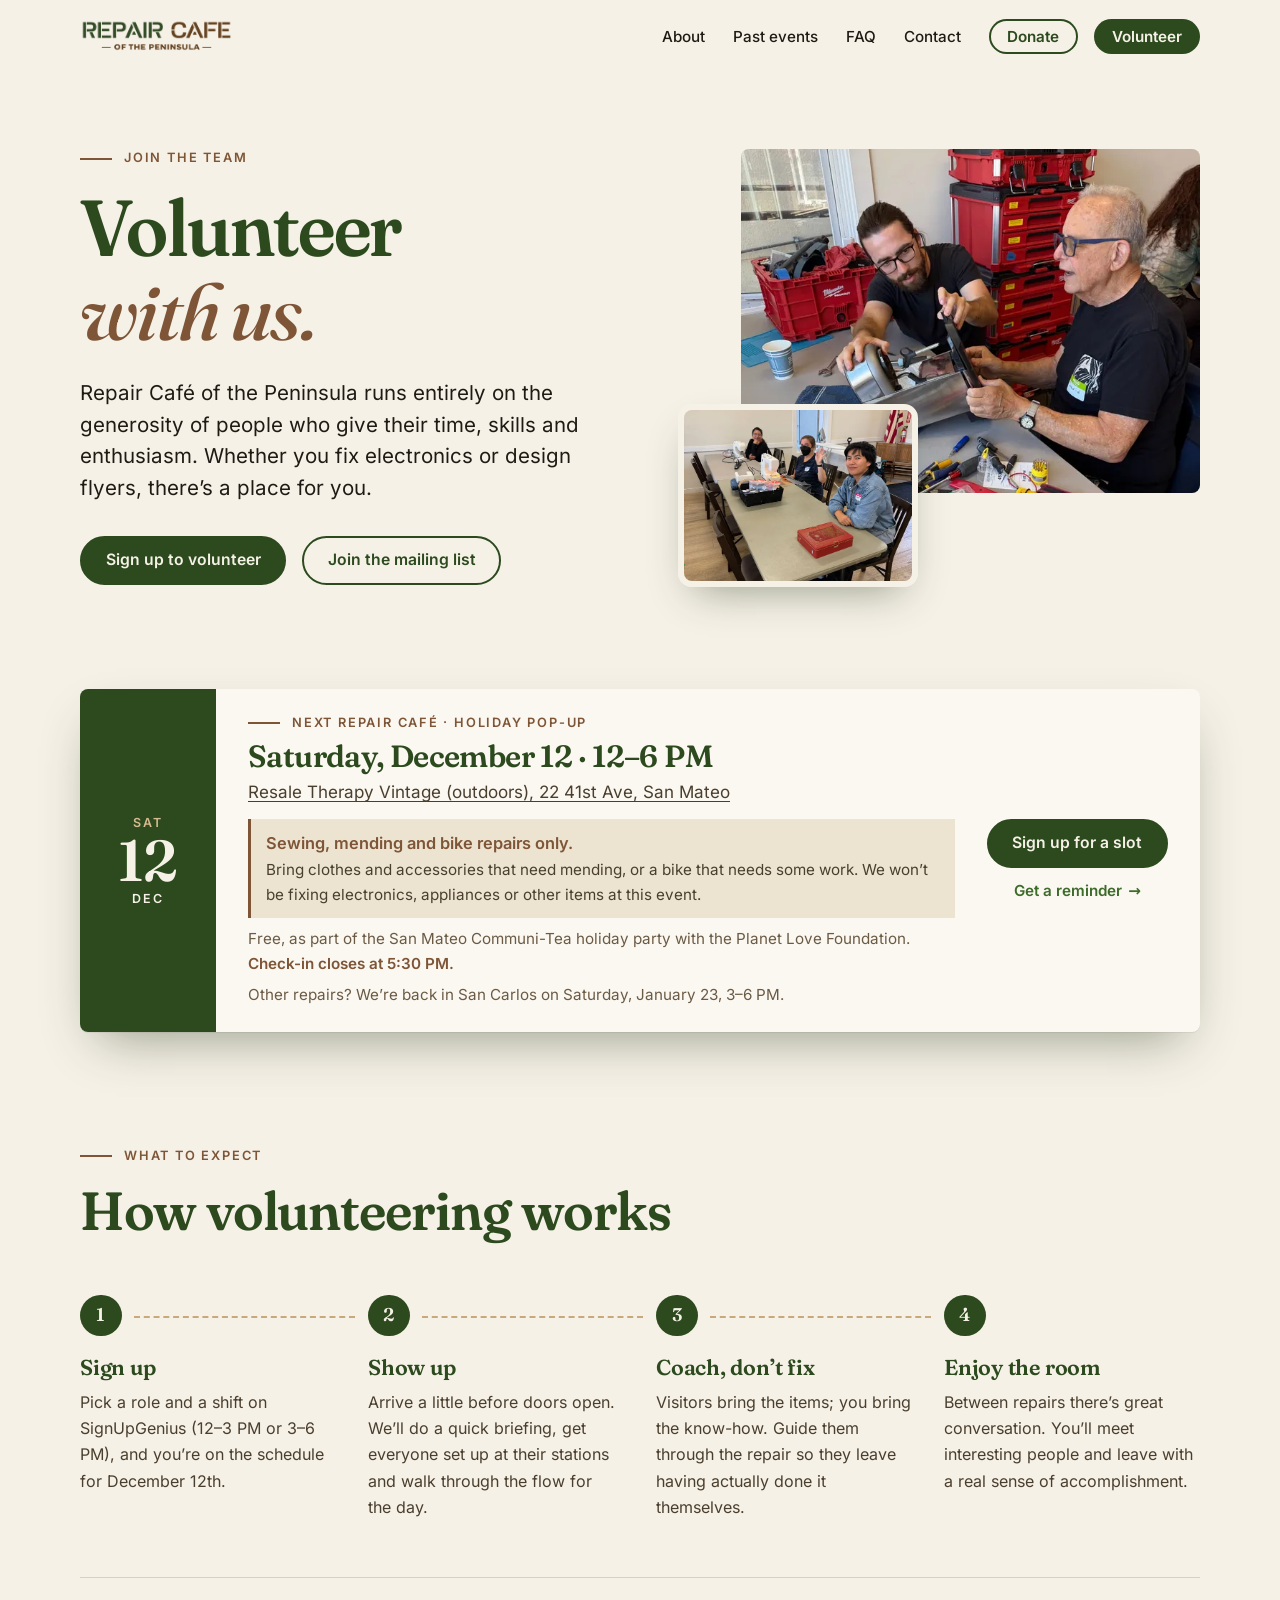
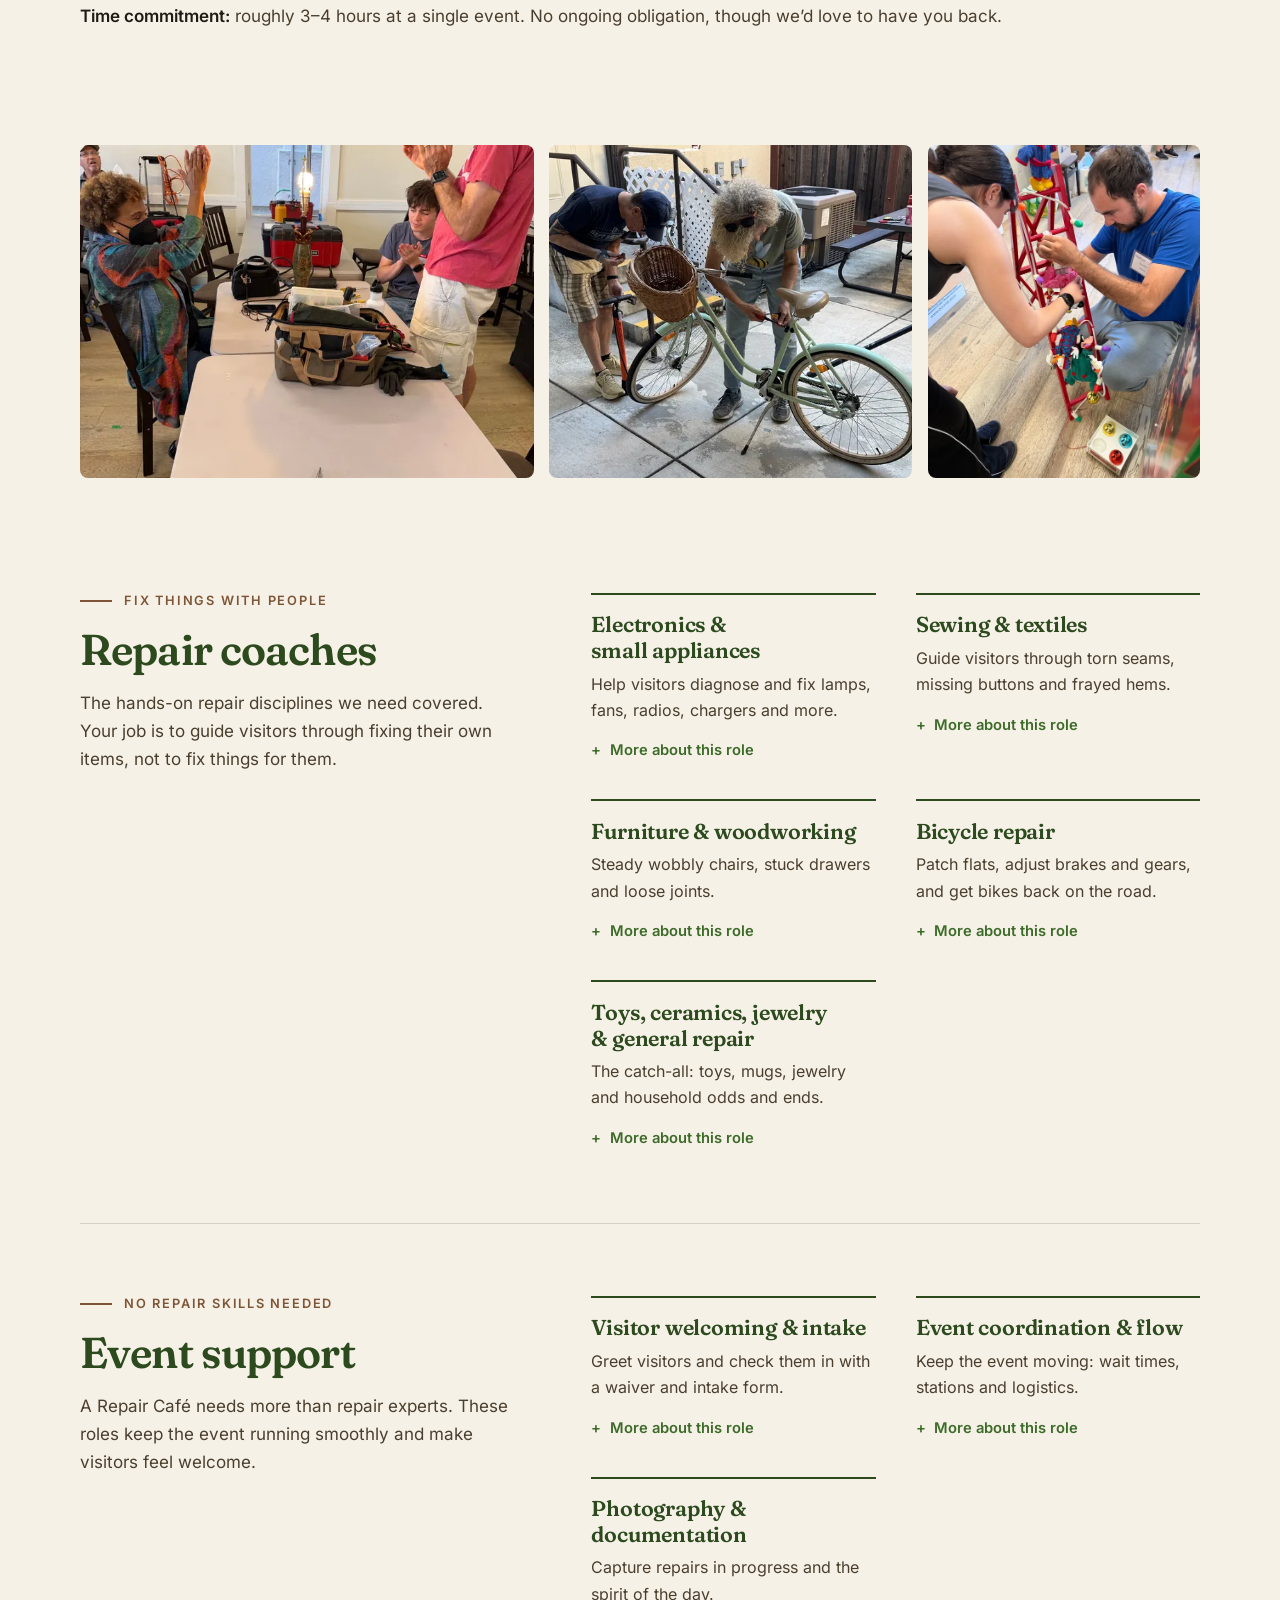
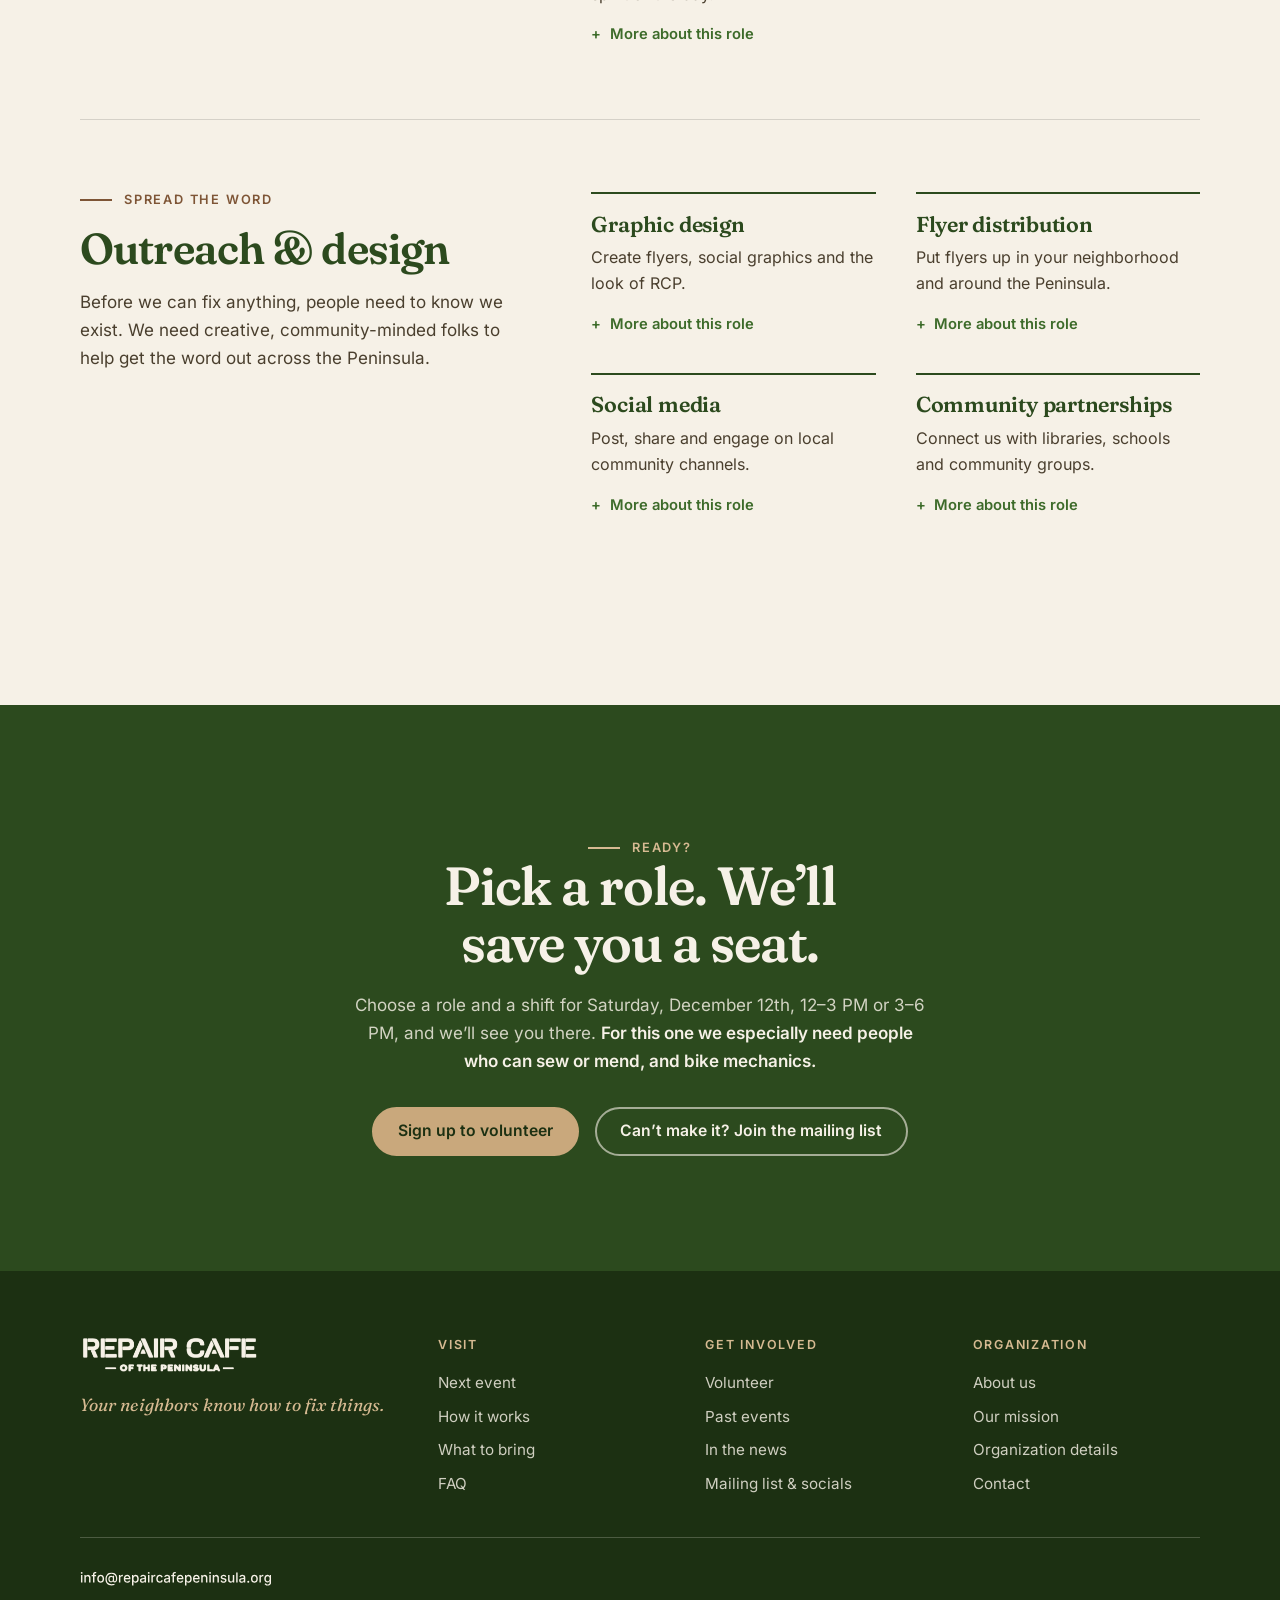
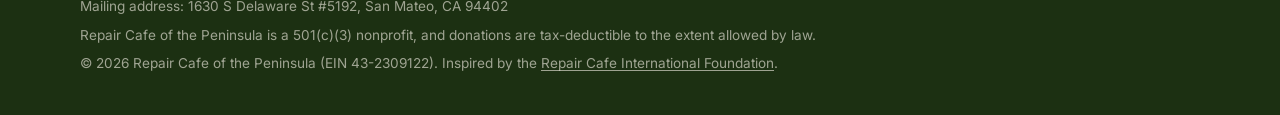
<file: volunteer/index.html>
<!DOCTYPE html>
<html lang="en">
<head>
  <!-- Google Tag Manager -->
  <script async src="https://www.googletagmanager.com/gtm.js?id=GTM-W52NBJSS"></script>
  <script>
    window.dataLayer = window.dataLayer || [];
    function gtag(){dataLayer.push(arguments);}
    gtag('js', new Date());
  </script>
  <meta charset="UTF-8" />
  <meta name="viewport" content="width=device-width, initial-scale=1.0" />
  <title>Repair Café of the Peninsula - Volunteer</title>
  <meta name="description" content="Help us get RCP off the ground. We need repair experts, designers, organizers, photographers, and outreach helpers for our next event: Saturday, December 12, 2026, in San Mateo, a sewing, mending and bike repair pop-up." />
  <link rel="canonical" href="https://repaircafepeninsula.org/volunteer/" />
  <meta property="og:title" content="Repair Café of the Peninsula - Volunteer" />
  <meta property="og:description" content="Help us get RCP off the ground. We need repair experts, designers, organizers, photographers, and outreach helpers." />
  <meta property="og:image" content="https://repaircafepeninsula.org/images/events/2026-09/espresso-repair-share.jpg" />
  <meta property="og:image:width" content="1200" />
  <meta property="og:image:height" content="630" />
  <meta property="og:image:alt" content="A volunteer and a visitor opening up an espresso machine together, surrounded by tools" />
  <meta property="og:url" content="https://repaircafepeninsula.org/volunteer/" />
  <meta property="og:type" content="website" />
  <meta property="og:site_name" content="Repair Café of the Peninsula" />
  <meta name="twitter:card" content="summary_large_image" />
  <meta name="twitter:title" content="Repair Café of the Peninsula - Volunteer" />
  <meta name="twitter:description" content="Help us get RCP off the ground. We need repair experts, designers, organizers, photographers, and outreach helpers." />
  <meta name="twitter:image" content="https://repaircafepeninsula.org/images/events/2026-09/espresso-repair-share.jpg" />
  <meta name="twitter:image:alt" content="A volunteer and a visitor opening up an espresso machine together, surrounded by tools" />
  <meta name="theme-color" content="#2C4A1E" />
  <link rel="icon" href="../images/favicon.png" type="image/png" />
  <link rel="preload" href="../fonts/fraunces-latin.woff2" as="font" type="font/woff2" crossorigin />
  <link rel="stylesheet" href="../styles.css?v=20261124a" />

  <!-- Google tag (gtag.js) -->
  <script async src="https://www.googletagmanager.com/gtag/js?id=G-7F52SY3J4R"></script>
  <script>
    window.dataLayer = window.dataLayer || [];
    function gtag(){dataLayer.push(arguments);}
    gtag('js', new Date());

    gtag('config', 'G-7F52SY3J4R');
  </script>

</head>
<body>
  <a class="skip-link" href="#main">Skip to content</a>

  <!-- HEADER -->
  <header class="site-header">
    <div class="wrap header-inner">
      <a href="../" class="brand"><img src="../images/rcp-700.png" alt="Repair Café of the Peninsula" width="700" height="156" /></a>
      <button class="menu-toggle" aria-expanded="false" aria-controls="site-nav"><span class="menu-icon" aria-hidden="true"></span>Menu</button>
      <nav class="site-nav" id="site-nav" aria-label="Main">
        <ul>
          <li><a href="../about/">About</a></li>
          <li><a href="../past-events/">Past events</a></li>
          <li><a href="../faq/">FAQ</a></li>
          <li><a href="../contact/">Contact</a></li>
          <li class="nav-donate"><a href="https://www.zeffy.com/en-US/donation-form/help-keep-repair-cafe-free-for-our-neighbors" target="_blank" rel="noopener" class="nav-cta nav-cta--ghost">Donate</a></li>
          <li><a href="../volunteer/" class="nav-cta" aria-current="page">Volunteer</a></li>
        </ul>
      </nav>
    </div>
  </header>

  <main id="main">

    <!-- INTRO -->
    <section class="wrap photo-head">
      <div>
        <p class="kicker">Join the team</p>
        <h1>Volunteer <em>with us.</em></h1>
        <p class="lead">Repair Caf&eacute; of the Peninsula runs entirely on the generosity of people who give their time, skills and enthusiasm. Whether you fix electronics or design flyers, there&rsquo;s a place for you.</p>
        <div class="btn-row">
          <a href="https://www.signupgenius.com/go/20F0D4FADA82BA5FCC70-67842664-rcpdec" target="_blank" rel="noopener" class="btn" onclick="gtag('event','volunteer_signup_click');">Sign up to volunteer</a>
          <a href="http://eepurl.com/ggrhJO5w3i" target="_blank" rel="noopener" class="btn btn--ghost">Join the mailing list</a>
        </div>
      </div>
      <div class="photo-pair">
        <picture class="pos-top">
            <source type="image/webp" srcset="../images/events/2026-09/espresso-repair-640.webp 640w, ../images/events/2026-09/espresso-repair-1024.webp 1024w, ../images/events/2026-09/espresso-repair-1500.webp 1500w" sizes="(max-width: 960px) 90vw, 560px" />
            <img src="../images/events/2026-09/espresso-repair-1024.jpg" alt="A volunteer and a visitor opening up an espresso machine together, surrounded by tools" width="1024" height="1365" fetchpriority="high" />
          </picture>
        <picture class="photo-inset">
            <source type="image/webp" srcset="../images/events/2026-09/sewing-table-640.webp 640w, ../images/events/2026-09/sewing-table-1024.webp 1024w, ../images/events/2026-09/sewing-table-1500.webp 1500w" sizes="(max-width: 960px) 40vw, 260px" />
            <img src="../images/events/2026-09/sewing-table-1024.jpg" alt="Sewing volunteers at the textile repair table, one waving at the camera" width="1024" height="1365" loading="lazy" decoding="async" />
          </picture>
      </div>
    </section>

    <!-- NEXT EVENT -->
    <div class="wrap" id="next-event">
      <div class="ticket">
        <div class="ticket-date" aria-hidden="true">
          <span class="ticket-dow">Sat</span>
          <span class="ticket-day">12</span>
          <span class="ticket-month">Dec</span>
        </div>
        <div class="ticket-info">
          <p class="kicker">Next Repair Café &middot; Holiday pop-up</p>
          <h2 class="ticket-title">Saturday, December 12 &middot; 12&ndash;6 PM</h2>
          <p class="ticket-where"><a href="https://www.google.com/maps/search/?api=1&amp;query=Resale+Therapy+Vintage%2C+22+41st+Ave%2C+San+Mateo%2C+CA" target="_blank" rel="noopener">Resale Therapy Vintage (outdoors), 22 41st Ave, San Mateo</a></p>
          <p class="ticket-focus"><strong>Sewing, mending and bike repairs only.</strong> Bring clothes and accessories that need mending, or a bike that needs some work. We won&rsquo;t be fixing electronics, appliances or other items at this event.</p>
          <p class="ticket-note">Free, as part of the San Mateo Communi-Tea holiday party with the Planet Love Foundation. <strong>Check-in closes at 5:30 PM.</strong></p>
          <p class="ticket-note">Other repairs? We&rsquo;re back in San Carlos on Saturday, January 23, 3&ndash;6 PM.</p>
        </div>
        <div class="ticket-actions">
          <a href="https://www.signupgenius.com/go/20F0D4FADA82BA5FCC70-67842664-rcpdec" target="_blank" rel="noopener" class="btn" onclick="gtag('event','volunteer_signup_click');">Sign up for a slot</a>
          <a href="http://eepurl.com/ggrhJO5w3i" target="_blank" rel="noopener" class="link-arrow">Get a reminder</a>
        </div>
      </div>
    </div>

    <!-- HOW IT WORKS -->
    <section class="section" id="vol-how">
      <div class="wrap">
        <p class="kicker">What to expect</p>
        <h2>How volunteering works</h2>
        <ol class="timeline">
          <li>
            <h3>Sign up</h3>
            <p>Pick a role and a shift on SignUpGenius (12&ndash;3 PM or 3&ndash;6 PM), and you&rsquo;re on the schedule for December 12th.</p>
          </li>
          <li>
            <h3>Show up</h3>
            <p>Arrive a little before doors open. We&rsquo;ll do a quick briefing, get everyone set up at their stations and walk through the flow for the day.</p>
          </li>
          <li>
            <h3>Coach, don&rsquo;t fix</h3>
            <p>Visitors bring the items; you bring the know-how. Guide them through the repair so they leave having actually done it themselves.</p>
          </li>
          <li>
            <h3>Enjoy the room</h3>
            <p>Between repairs there&rsquo;s great conversation. You&rsquo;ll meet interesting people and leave with a real sense of accomplishment.</p>
          </li>
        </ol>
        <p class="commitment"><strong>Time commitment:</strong> roughly 3&ndash;4 hours at a single event. No ongoing obligation, though we&rsquo;d love to have you back.</p>
      </div>
    </section>

    <!-- PHOTOS -->
    <div class="wrap">
      <ul class="photo-band">
        <li class="frame">
          <picture>
            <source type="image/webp" srcset="../images/events/2026-09/lamp-applause-640.webp 640w, ../images/events/2026-09/lamp-applause-1024.webp 1024w, ../images/events/2026-09/lamp-applause-1500.webp 1500w" sizes="(max-width: 640px) 60vw, 500px" />
            <img src="../images/events/2026-09/lamp-applause-1024.jpg" alt="Volunteers and a visitor applauding as a repaired lamp lights up" width="1024" height="1365" loading="lazy" decoding="async" />
          </picture>
        </li>
        <li class="frame">
          <picture>
            <source type="image/webp" srcset="../images/events/2026-10/bike-640.webp 640w, ../images/events/2026-10/bike-1024.webp 1024w, ../images/events/2026-10/bike-1600.webp 1600w, ../images/events/2026-10/bike-2400.webp 2400w" sizes="(max-width: 640px) 40vw, 400px" />
            <img src="../images/events/2026-10/bike-1024.jpg" alt="Two volunteers tuning up a mint-green bicycle with a wicker basket outside the community center" width="1024" height="768" loading="lazy" decoding="async" />
          </picture>
        </li>
        <li class="frame">
          <picture>
            <source type="image/webp" srcset="../images/photos/holiday-toy-640.webp 640w, ../images/photos/holiday-toy-1024.webp 1024w, ../images/photos/holiday-toy-1500.webp 1500w" sizes="300px" />
            <img src="../images/photos/holiday-toy-1024.jpg" alt="A volunteer and a visitor kneeling on the floor to fix a motorized holiday ladder decoration" width="1024" height="1365" loading="lazy" decoding="async" />
          </picture>
        </li>
      </ul>
    </div>

    <!-- ROLES -->
    <section class="section" id="roles">
      <div class="wrap">
        <div class="role-group cols" id="vol-repair-skills">
          <div>
            <p class="kicker">Fix things with people</p>
            <h2>Repair coaches</h2>
            <p>The hands-on repair disciplines we need covered. Your job is to guide visitors through fixing their own items, not to fix things for them.</p>
          </div>
          <ul class="roles">
            <li class="role">
              <h3>Electronics &amp; small appliances</h3>
              <p>Help visitors diagnose and fix lamps, fans, radios, chargers and more.</p>
              <details>
                <summary>More about this role</summary>
                <p>Electricians, hobbyists, tinkerers, makers: if you can diagnose a circuit or wield a soldering iron, we need you most. You&rsquo;ll sit with visitors and help them understand what&rsquo;s wrong with their lamps, fans, radios, chargers and more, then guide them through the fix step by step.</p>
                <p class="skill-note">Ideal background: electronics repair, electrical engineering, hobbyist maker, appliance repair experience.</p>
              </details>
            </li>
            <li class="role">
              <h3>Sewing &amp; textiles</h3>
              <p>Guide visitors through torn seams, missing buttons and frayed hems.</p>
              <details>
                <summary>More about this role</summary>
                <p>Whether you&rsquo;re a professional tailor or just very comfortable with a needle and thread, you&rsquo;ll help visitors work through torn seams, missing buttons and frayed hems. Bringing your own portable sewing machine is a big help but not required.</p>
                <p class="skill-note">Ideal background: tailoring, seamstress/seamster work, home sewing, costume design, textile arts.</p>
              </details>
            </li>
            <li class="role">
              <h3>Furniture &amp; woodworking</h3>
              <p>Steady wobbly chairs, stuck drawers and loose joints.</p>
              <details>
                <summary>More about this role</summary>
                <p>Wobbly chairs, broken hinges, stuck drawers, loose joints: you&rsquo;ll guide visitors through stabilizing, reattaching and restoring furniture they care about. Helping someone bring a beloved piece back to life with their own hands is one of the most rewarding repairs there is.</p>
                <p class="skill-note">Ideal background: woodworking, carpentry, furniture restoration, general handyperson skills.</p>
              </details>
            </li>
            <li class="role">
              <h3>Bicycle repair</h3>
              <p>Patch flats, adjust brakes and gears, and get bikes back on the road.</p>
              <details>
                <summary>More about this role</summary>
                <p>Bike mechanics, commuters and weekend riders who know their way around a wrench: you&rsquo;ll help visitors patch flats, adjust brakes and derailleurs, clean and replace chains, and get their bikes back on the road. Bringing your own bike tools or a repair stand is a big help but not required.</p>
                <p class="skill-note">Ideal background: bike shop mechanic, bike co-op volunteer, cycling enthusiast who does their own maintenance.</p>
              </details>
            </li>
            <li class="role">
              <h3>Toys, ceramics, jewelry &amp; general repair</h3>
              <p>The catch-all: toys, mugs, jewelry and household odds and ends.</p>
              <details>
                <summary>More about this role</summary>
                <p>Broken toys, chipped mugs, cracked ceramics, broken necklaces, loose clasps, household odds and ends: anything that needs a steady hand, a creative problem-solver, or just someone willing to give it a go.</p>
                <p class="skill-note">Ideal background: general handyperson, maker, tinkerer, ceramics, kintsugi, jewelry making or repair, fine craft work.</p>
              </details>
            </li>
          </ul>
        </div>

        <div class="role-group cols" id="vol-event-support">
          <div>
            <p class="kicker">No repair skills needed</p>
            <h2>Event support</h2>
            <p>A Repair Caf&eacute; needs more than repair experts. These roles keep the event running smoothly and make visitors feel welcome.</p>
          </div>
          <ul class="roles">
            <li class="role">
              <h3>Visitor welcoming &amp; intake</h3>
              <p>Greet visitors and check them in with a waiver and intake form.</p>
              <details>
                <summary>More about this role</summary>
                <p>The first face visitors see when they walk in the door. You&rsquo;ll greet people warmly, help them fill out a waiver and intake form describing their item, and point them in the right direction. A calm, friendly presence goes a long way in making the event feel welcoming to first-timers.</p>
              </details>
            </li>
            <li class="role">
              <h3>Event coordination &amp; flow</h3>
              <p>Keep the event moving: wait times, stations and logistics.</p>
              <details>
                <summary>More about this role</summary>
                <p>Help manage the overall event flow. Keep an eye on wait times, route visitors to the right repair stations, troubleshoot logistics on the fly, and make sure volunteers have what they need. Think of it as air traffic control for a busy repair room.</p>
              </details>
            </li>
            <li class="role">
              <h3>Photography &amp; documentation</h3>
              <p>Capture repairs in progress and the spirit of the day.</p>
              <details>
                <summary>More about this role</summary>
                <p>Help us capture the spirit of the event: candid shots of repairs in progress, the community atmosphere, and the moment someone&rsquo;s item comes back to life. These photos are how we show the Peninsula what we&rsquo;re all about.</p>
              </details>
            </li>
          </ul>
        </div>

        <div class="role-group cols" id="vol-outreach">
          <div>
            <p class="kicker">Spread the word</p>
            <h2>Outreach &amp; design</h2>
            <p>Before we can fix anything, people need to know we exist. We need creative, community-minded folks to help get the word out across the Peninsula.</p>
          </div>
          <ul class="roles">
            <li class="role">
              <h3>Graphic design</h3>
              <p>Create flyers, social graphics and the look of RCP.</p>
              <details>
                <summary>More about this role</summary>
                <p>Help us build a visual identity for RCP. Create event flyers, social media graphics and anything else we need to promote events. We&rsquo;re a scrappy grassroots group, so we lean heavily on volunteers for this. If you have an eye for design and want to leave your mark on what RCP looks like, this is the role for you.</p>
                <p class="skill-note">Ideal background: graphic design, illustration, branding, visual communication. Familiarity with Canva, Figma, Illustrator or similar tools is helpful.</p>
              </details>
            </li>
            <li class="role">
              <h3>Flyer distribution</h3>
              <p>Put flyers up in your neighborhood and around the Peninsula.</p>
              <details>
                <summary>More about this role</summary>
                <p>Old-fashioned but effective: getting physical flyers up in coffee shops, libraries, laundromats, community centers, grocery store bulletin boards and anywhere else people gather across the Peninsula. If you&rsquo;re out and about in your neighborhood and willing to carry a stack of flyers, this is incredibly valuable.</p>
                <p class="skill-note">Ideal background: strong local knowledge and a willingness to walk, bike, run, skate or jog around your community.</p>
              </details>
            </li>
            <li class="role">
              <h3>Social media</h3>
              <p>Post, share and engage on local community channels.</p>
              <details>
                <summary>More about this role</summary>
                <p>Help RCP build a presence on Instagram, Nextdoor, Facebook community groups and other local channels. This could mean creating content, writing posts, engaging with comments, or simply sharing our posts in community groups you&rsquo;re already part of.</p>
                <p class="skill-note">Ideal background: social media management, content creation, community management, or just being very online.</p>
              </details>
            </li>
            <li class="role">
              <h3>Community partnerships</h3>
              <p>Connect us with libraries, schools and community groups.</p>
              <details>
                <summary>More about this role</summary>
                <p>Know people at local libraries, schools, community centers, faith organizations or neighborhood associations? Help us build relationships with groups that can host future events, share our announcements, or connect us with volunteers and visitors. This kind of grassroots networking is how we grow.</p>
                <p class="skill-note">Ideal background: people well-connected in their local community or comfortable making introductions.</p>
              </details>
            </li>
          </ul>
        </div>
      </div>
    </section>

    <!-- SIGN UP -->
    <section class="section section--dark closer" id="vol-contact">
      <div class="wrap">
        <p class="kicker">Ready?</p>
        <h2>Pick a role. We&rsquo;ll save you a seat.</h2>
        <p>Choose a role and a shift for Saturday, December 12th, 12&ndash;3 PM or 3&ndash;6 PM, and we&rsquo;ll see you there. <strong>For this one we especially need people who can sew or mend, and bike mechanics.</strong></p>
        <div class="btn-row">
          <a href="https://www.signupgenius.com/go/20F0D4FADA82BA5FCC70-67842664-rcpdec" target="_blank" rel="noopener" class="btn btn--tan" onclick="gtag('event','volunteer_signup_click');">Sign up to volunteer</a>
          <a href="http://eepurl.com/ggrhJO5w3i" target="_blank" rel="noopener" class="btn btn--ghost-light">Can&rsquo;t make it? Join the mailing list</a>
        </div>
      </div>
    </section>

  </main>

  <!-- FOOTER -->
  <footer class="site-footer">
    <div class="wrap">
      <div class="footer-top">
        <div class="footer-brand">
          <img src="../images/rcp-light.png" alt="Repair Café of the Peninsula" width="700" height="156" loading="lazy" />
          <p class="footer-tagline">Your neighbors know how to fix things.</p>
        </div>
        <div>
          <p class="footer-title">Visit</p>
          <ul class="footer-links">
            <li><a href="../#next-event">Next event</a></li>
            <li><a href="../#about">How it works</a></li>
            <li><a href="../#what-we-fix">What to bring</a></li>
            <li><a href="../faq/">FAQ</a></li>
          </ul>
        </div>
        <div>
          <p class="footer-title">Get involved</p>
          <ul class="footer-links">
            <li><a href="../volunteer/">Volunteer</a></li>
            <li><a href="../past-events/">Past events</a></li>
            <li><a href="../#in-the-news">In the news</a></li>
            <li><a href="../contact/#stay-in-touch">Mailing list &amp; socials</a></li>
          </ul>
        </div>
        <div>
          <p class="footer-title">Organization</p>
          <ul class="footer-links">
            <li><a href="../about/">About us</a></li>
            <li><a href="../about/#mission">Our mission</a></li>
            <li><a href="../about/#details">Organization details</a></li>
            <li><a href="../contact/">Contact</a></li>
          </ul>
        </div>
      </div>
      <div class="footer-legal">
        <p><img src="../images/email-light.svg" alt="info at repaircafepeninsula dot org" class="email-img" width="189" height="16" loading="lazy" /></p>
        <p>Mailing address: 1630 S Delaware St #5192, San Mateo, CA 94402</p>
        <p>Repair Cafe of the Peninsula is a 501(c)(3) nonprofit, and donations are tax-deductible to the extent allowed by law.</p>
        <p>&copy; 2026 Repair Cafe of the Peninsula <span class="nowrap">(EIN 43-2309122)</span>. Inspired by the <a href="https://www.repaircafe.org/en" target="_blank" rel="noopener">Repair Cafe International Foundation</a>.</p>
      </div>
    </div>
  </footer>

  <script src="../script.js?v=20261025b"></script>
</body>
</html>
</file>
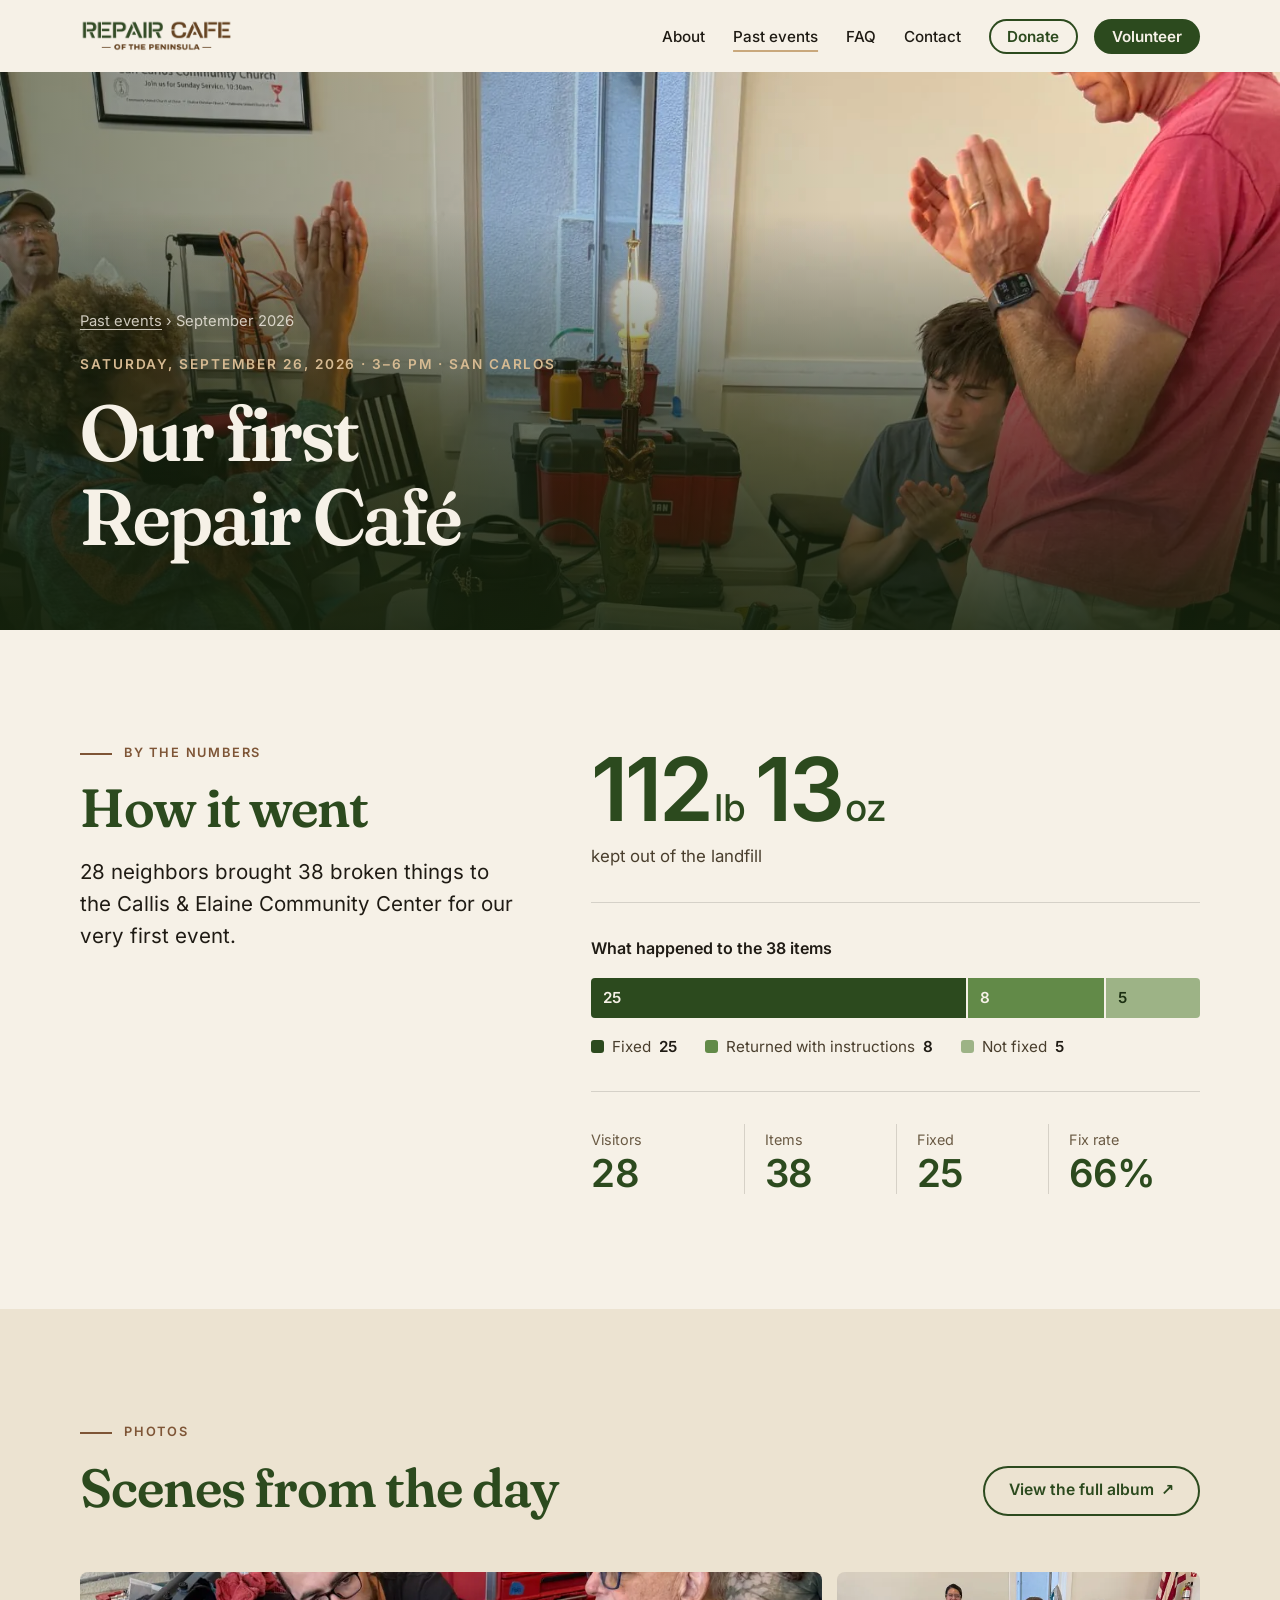
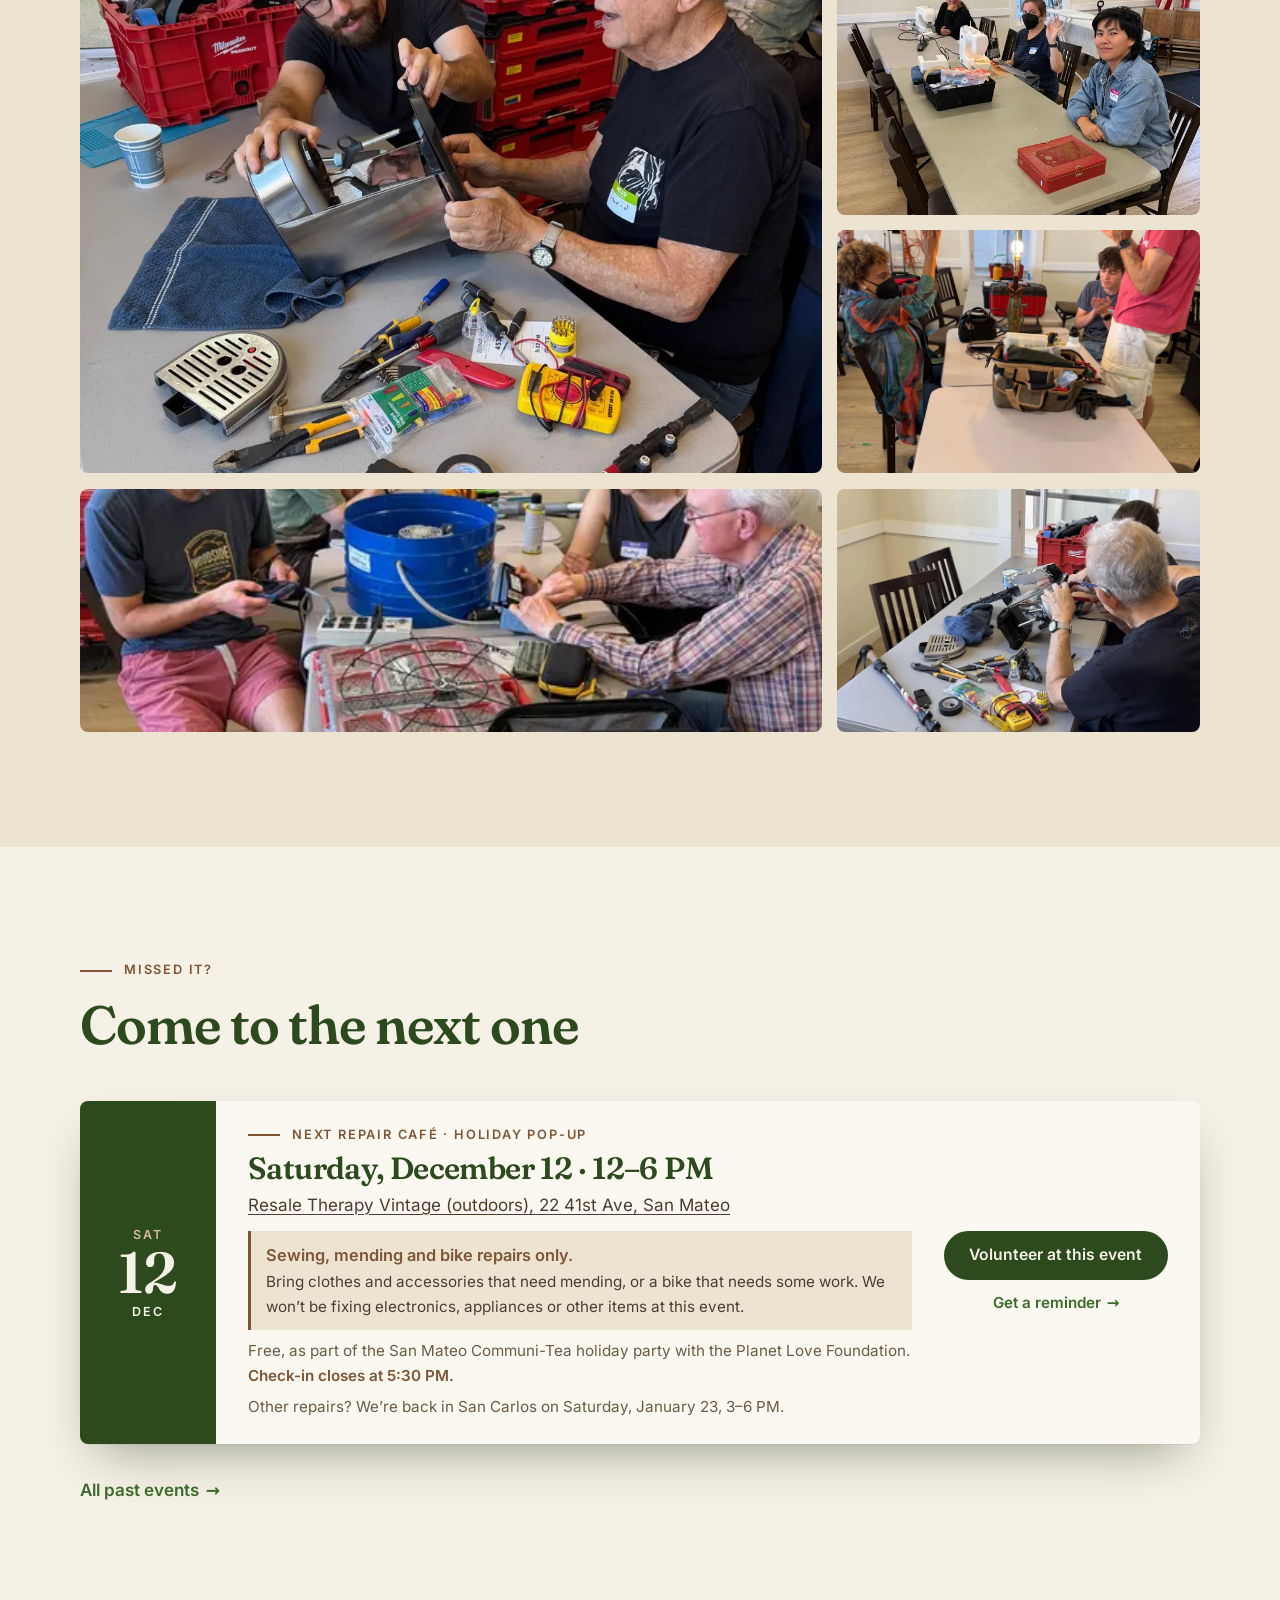
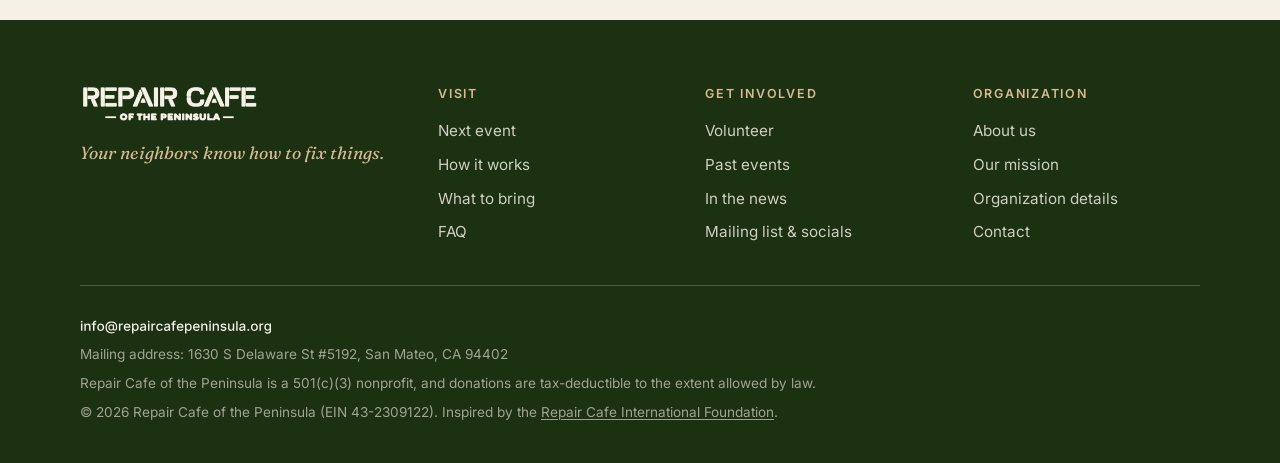
<file: past-events/2026-09-san-carlos/index.html>
<!DOCTYPE html>
<html lang="en">
<head>
  <!-- Google Tag Manager -->
  <script async src="https://www.googletagmanager.com/gtm.js?id=GTM-W52NBJSS"></script>
  <script>
    window.dataLayer = window.dataLayer || [];
    function gtag(){dataLayer.push(arguments);}
    gtag('js', new Date());
  </script>
  <meta charset="UTF-8" />
  <meta name="viewport" content="width=device-width, initial-scale=1.0" />
  <title>Repair Café of the Peninsula - September 2026, San Carlos</title>
  <meta name="description" content="Results and photos from our first Repair Café on September 26, 2026 in San Carlos: 38 items, 25 fixed, and over 112 lb of waste diverted from landfill." />
  <link rel="canonical" href="https://repaircafepeninsula.org/past-events/2026-09-san-carlos/" />
  <meta property="og:title" content="Repair Café of the Peninsula - September 2026, San Carlos" />
  <meta property="og:description" content="Results and photos from our first Repair Café on September 26, 2026 in San Carlos: 38 items, 25 fixed, and over 112 lb of waste diverted from landfill." />
  <meta property="og:image" content="https://repaircafepeninsula.org/images/events/2026-09/lamp-applause-share.jpg" />
  <meta property="og:image:width" content="1200" />
  <meta property="og:image:height" content="630" />
  <meta property="og:image:alt" content="Volunteers and a visitor applauding as a repaired lamp lights up" />
  <meta property="og:url" content="https://repaircafepeninsula.org/past-events/2026-09-san-carlos/" />
  <meta property="og:type" content="website" />
  <meta property="og:site_name" content="Repair Café of the Peninsula" />
  <meta name="twitter:card" content="summary_large_image" />
  <meta name="twitter:title" content="Repair Café of the Peninsula - September 2026, San Carlos" />
  <meta name="twitter:description" content="Results and photos from our first Repair Café on September 26, 2026 in San Carlos: 38 items, 25 fixed, and over 112 lb of waste diverted from landfill." />
  <meta name="twitter:image" content="https://repaircafepeninsula.org/images/events/2026-09/lamp-applause-share.jpg" />
  <meta name="twitter:image:alt" content="Volunteers and a visitor applauding as a repaired lamp lights up" />
  <meta name="theme-color" content="#2C4A1E" />
  <link rel="icon" href="../../images/favicon.png" type="image/png" />
  <link rel="preload" href="../../fonts/fraunces-latin.woff2" as="font" type="font/woff2" crossorigin />
  <link rel="stylesheet" href="../../styles.css?v=20261124a" />

  <!-- Google tag (gtag.js) -->
  <script async src="https://www.googletagmanager.com/gtag/js?id=G-7F52SY3J4R"></script>
  <script>
    window.dataLayer = window.dataLayer || [];
    function gtag(){dataLayer.push(arguments);}
    gtag('js', new Date());

    gtag('config', 'G-7F52SY3J4R');
  </script>

</head>
<body>
  <a class="skip-link" href="#main">Skip to content</a>

  <!-- HEADER -->
  <header class="site-header">
    <div class="wrap header-inner">
      <a href="../../" class="brand"><img src="../../images/rcp-700.png" alt="Repair Café of the Peninsula" width="700" height="156" /></a>
      <button class="menu-toggle" aria-expanded="false" aria-controls="site-nav"><span class="menu-icon" aria-hidden="true"></span>Menu</button>
      <nav class="site-nav" id="site-nav" aria-label="Main">
        <ul>
          <li><a href="../../about/">About</a></li>
          <li><a href="../../past-events/" aria-current="page">Past events</a></li>
          <li><a href="../../faq/">FAQ</a></li>
          <li><a href="../../contact/">Contact</a></li>
          <li class="nav-donate"><a href="https://www.zeffy.com/en-US/donation-form/help-keep-repair-cafe-free-for-our-neighbors" target="_blank" rel="noopener" class="nav-cta nav-cta--ghost">Donate</a></li>
          <li><a href="../../volunteer/" class="nav-cta">Volunteer</a></li>
        </ul>
      </nav>
    </div>
  </header>

  <main id="main">

    <!-- HERO -->
    <section class="hero hero--short">
      <picture class="hero-photo pos-top">
            <source type="image/webp" srcset="../../images/events/2026-09/lamp-applause-640.webp 640w, ../../images/events/2026-09/lamp-applause-1024.webp 1024w, ../../images/events/2026-09/lamp-applause-1500.webp 1500w" sizes="100vw" />
            <img src="../../images/events/2026-09/lamp-applause-1024.jpg" alt="Volunteers and a visitor applauding as a repaired lamp lights up" width="1024" height="1365" fetchpriority="high" />
          </picture>
      <div class="wrap hero-content">
        <p class="breadcrumb"><a href="../">Past events</a> &rsaquo; September 2026</p>
        <p class="hero-meta">Saturday, September 26, 2026 &middot; 3&ndash;6 PM &middot; San Carlos</p>
        <h1>Our first Repair Caf&eacute;</h1>
      </div>
    </section>

    <!-- RESULTS -->
    <section class="section" id="event-recap">
      <div class="wrap cols">
        <div class="sticky">
          <p class="kicker">By the numbers</p>
          <h2>How it went</h2>
          <p class="lead">28 neighbors brought 38 broken things to the Callis &amp; Elaine Community Center for our very first event.</p>
        </div>
        <div>
          <div class="headline-stat">
            <span class="headline-num">112<small>lb</small>13<small>oz</small></span>
            <span class="headline-label">kept out of the landfill</span>
          </div>
          <div class="outcome">
            <p class="outcome-title">What happened to the 38 items</p>
            <div class="outcome-bar" role="img" aria-label="Of 38 items: 25 fixed, 8 returned with repair instructions, 5 not fixed">
            <span class="outcome-seg seg-fixed" style="flex: 25;" data-tip="Fixed: 25 of 38 (66%)">25</span>
            <span class="outcome-seg seg-returned" style="flex: 8;" data-tip="Returned with instructions: 8 of 38 (21%)">8</span>
            <span class="outcome-seg seg-notfixed is-light" style="flex: 5;" data-tip="Not fixed: 5 of 38 (13%)">5</span>
            </div>
            <ul class="outcome-legend">
            <li class="seg-fixed">Fixed <strong>25</strong></li>
            <li class="seg-returned">Returned with instructions <strong>8</strong></li>
            <li class="seg-notfixed">Not fixed <strong>5</strong></li>
            </ul>
          </div>
          <ul class="stat-row">
          <li><strong>28</strong><span>Visitors</span></li>
          <li><strong>38</strong><span>Items</span></li>
          <li><strong>25</strong><span>Fixed</span></li>
          <li><strong>66%</strong><span>Fix rate</span></li>
          </ul>
        </div>
      </div>
    </section>

    <!-- PHOTOS -->
    <section class="section section--deep" id="photos">
      <div class="wrap">
        <div class="impact-head">
          <div>
            <p class="kicker">Photos</p>
            <h2>Scenes from the day</h2>
          </div>
          <a href="https://photos.app.goo.gl/HR2gGa9xL4tbJRPh7" target="_blank" rel="noopener" class="btn btn--ghost link-out">View the full album</a>
        </div>
        <ul class="photo-grid">
          <li class="frame">
          <picture>
            <source type="image/webp" srcset="../../images/events/2026-09/espresso-repair-640.webp 640w, ../../images/events/2026-09/espresso-repair-1024.webp 1024w, ../../images/events/2026-09/espresso-repair-1500.webp 1500w" sizes="(max-width: 640px) 50vw, 66vw" />
            <img src="../../images/events/2026-09/espresso-repair-1024.jpg" alt="A volunteer and a visitor opening up an espresso machine together, surrounded by tools" width="1024" height="1365" loading="lazy" decoding="async" />
          </picture>
          </li>
          <li class="frame">
          <picture>
            <source type="image/webp" srcset="../../images/events/2026-09/sewing-table-640.webp 640w, ../../images/events/2026-09/sewing-table-1024.webp 1024w, ../../images/events/2026-09/sewing-table-1500.webp 1500w" sizes="(max-width: 640px) 50vw, 33vw" />
            <img src="../../images/events/2026-09/sewing-table-1024.jpg" alt="Sewing volunteers at the textile repair table, one waving at the camera" width="1024" height="1365" loading="lazy" decoding="async" />
          </picture>
          </li>
          <li class="frame">
          <picture>
            <source type="image/webp" srcset="../../images/events/2026-09/lamp-applause-640.webp 640w, ../../images/events/2026-09/lamp-applause-1024.webp 1024w, ../../images/events/2026-09/lamp-applause-1500.webp 1500w" sizes="(max-width: 640px) 50vw, 33vw" />
            <img src="../../images/events/2026-09/lamp-applause-1024.jpg" alt="Volunteers and a visitor applauding as a repaired lamp lights up" width="1024" height="1365" loading="lazy" decoding="async" />
          </picture>
          </li>
          <li class="frame">
          <picture>
            <source type="image/webp" srcset="../../images/events/2026-09/electronics-480.webp 480w, ../../images/events/2026-09/electronics-800.webp 800w" sizes="(max-width: 640px) 50vw, 33vw" />
            <img src="../../images/events/2026-09/electronics-800.jpg" alt="Visitors and volunteers working on electronics repairs around a table of tools" width="800" height="600" loading="lazy" decoding="async" />
          </picture>
          </li>
          <li class="frame">
          <picture>
            <source type="image/webp" srcset="../../images/events/2026-09/hero-focus-400.webp 400w, ../../images/events/2026-09/hero-focus-800.webp 800w, ../../images/events/2026-09/hero-focus-1200.webp 1200w" sizes="(max-width: 640px) 50vw, 33vw" />
            <img src="../../images/events/2026-09/hero-focus-800.jpg" alt="A visitor working on an espresso machine surrounded by tools" width="800" height="600" loading="lazy" decoding="async" />
          </picture>
          </li>
        </ul>
      </div>
    </section>

    <!-- NEXT EVENT -->
    <section class="section" id="recap-next">
      <div class="wrap">
        <p class="kicker">Missed it?</p>
        <h2 class="title-gap">Come to the next one</h2>
        <div class="ticket">
        <div class="ticket-date" aria-hidden="true">
          <span class="ticket-dow">Sat</span>
          <span class="ticket-day">12</span>
          <span class="ticket-month">Dec</span>
        </div>
        <div class="ticket-info">
          <p class="kicker">Next Repair Café &middot; Holiday pop-up</p>
          <h2 class="ticket-title">Saturday, December 12 &middot; 12&ndash;6 PM</h2>
          <p class="ticket-where"><a href="https://www.google.com/maps/search/?api=1&amp;query=Resale+Therapy+Vintage%2C+22+41st+Ave%2C+San+Mateo%2C+CA" target="_blank" rel="noopener">Resale Therapy Vintage (outdoors), 22 41st Ave, San Mateo</a></p>
          <p class="ticket-focus"><strong>Sewing, mending and bike repairs only.</strong> Bring clothes and accessories that need mending, or a bike that needs some work. We won&rsquo;t be fixing electronics, appliances or other items at this event.</p>
          <p class="ticket-note">Free, as part of the San Mateo Communi-Tea holiday party with the Planet Love Foundation. <strong>Check-in closes at 5:30 PM.</strong></p>
          <p class="ticket-note">Other repairs? We&rsquo;re back in San Carlos on Saturday, January 23, 3&ndash;6 PM.</p>
        </div>
        <div class="ticket-actions">
          <a href="https://www.signupgenius.com/go/20F0D4FADA82BA5FCC70-67842664-rcpdec" target="_blank" rel="noopener" class="btn" onclick="gtag('event','volunteer_signup_click');">Volunteer at this event</a>
          <a href="http://eepurl.com/ggrhJO5w3i" target="_blank" rel="noopener" class="link-arrow">Get a reminder</a>
        </div>
      </div>
        <p class="after-ticket"><a href="../" class="link-arrow">All past events</a></p>
      </div>
    </section>

  </main>

  <!-- FOOTER -->
  <footer class="site-footer">
    <div class="wrap">
      <div class="footer-top">
        <div class="footer-brand">
          <img src="../../images/rcp-light.png" alt="Repair Café of the Peninsula" width="700" height="156" loading="lazy" />
          <p class="footer-tagline">Your neighbors know how to fix things.</p>
        </div>
        <div>
          <p class="footer-title">Visit</p>
          <ul class="footer-links">
            <li><a href="../../#next-event">Next event</a></li>
            <li><a href="../../#about">How it works</a></li>
            <li><a href="../../#what-we-fix">What to bring</a></li>
            <li><a href="../../faq/">FAQ</a></li>
          </ul>
        </div>
        <div>
          <p class="footer-title">Get involved</p>
          <ul class="footer-links">
            <li><a href="../../volunteer/">Volunteer</a></li>
            <li><a href="../../past-events/">Past events</a></li>
            <li><a href="../../#in-the-news">In the news</a></li>
            <li><a href="../../contact/#stay-in-touch">Mailing list &amp; socials</a></li>
          </ul>
        </div>
        <div>
          <p class="footer-title">Organization</p>
          <ul class="footer-links">
            <li><a href="../../about/">About us</a></li>
            <li><a href="../../about/#mission">Our mission</a></li>
            <li><a href="../../about/#details">Organization details</a></li>
            <li><a href="../../contact/">Contact</a></li>
          </ul>
        </div>
      </div>
      <div class="footer-legal">
        <p><img src="../../images/email-light.svg" alt="info at repaircafepeninsula dot org" class="email-img" width="189" height="16" loading="lazy" /></p>
        <p>Mailing address: 1630 S Delaware St #5192, San Mateo, CA 94402</p>
        <p>Repair Cafe of the Peninsula is a 501(c)(3) nonprofit, and donations are tax-deductible to the extent allowed by law.</p>
        <p>&copy; 2026 Repair Cafe of the Peninsula <span class="nowrap">(EIN 43-2309122)</span>. Inspired by the <a href="https://www.repaircafe.org/en" target="_blank" rel="noopener">Repair Cafe International Foundation</a>.</p>
      </div>
    </div>
  </footer>

  <script src="../../script.js?v=20261025b"></script>
</body>
</html>
</file>
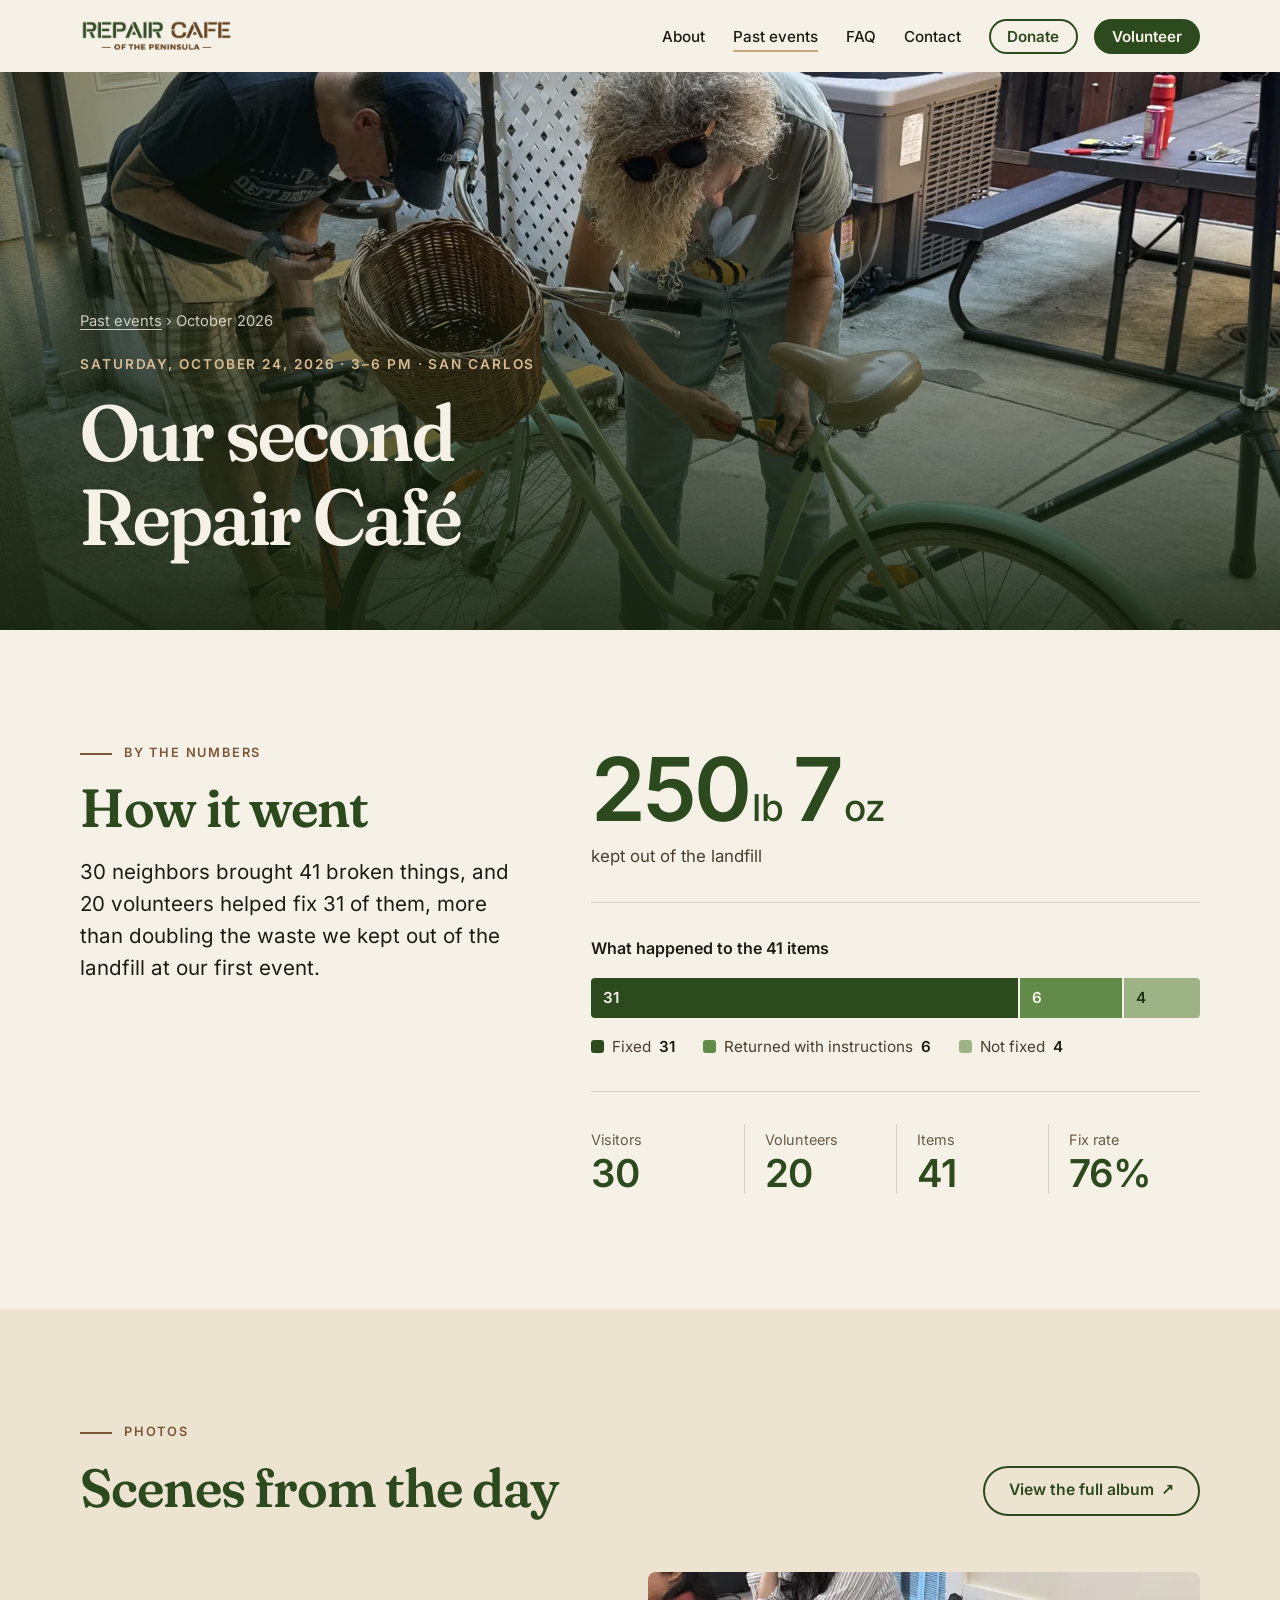
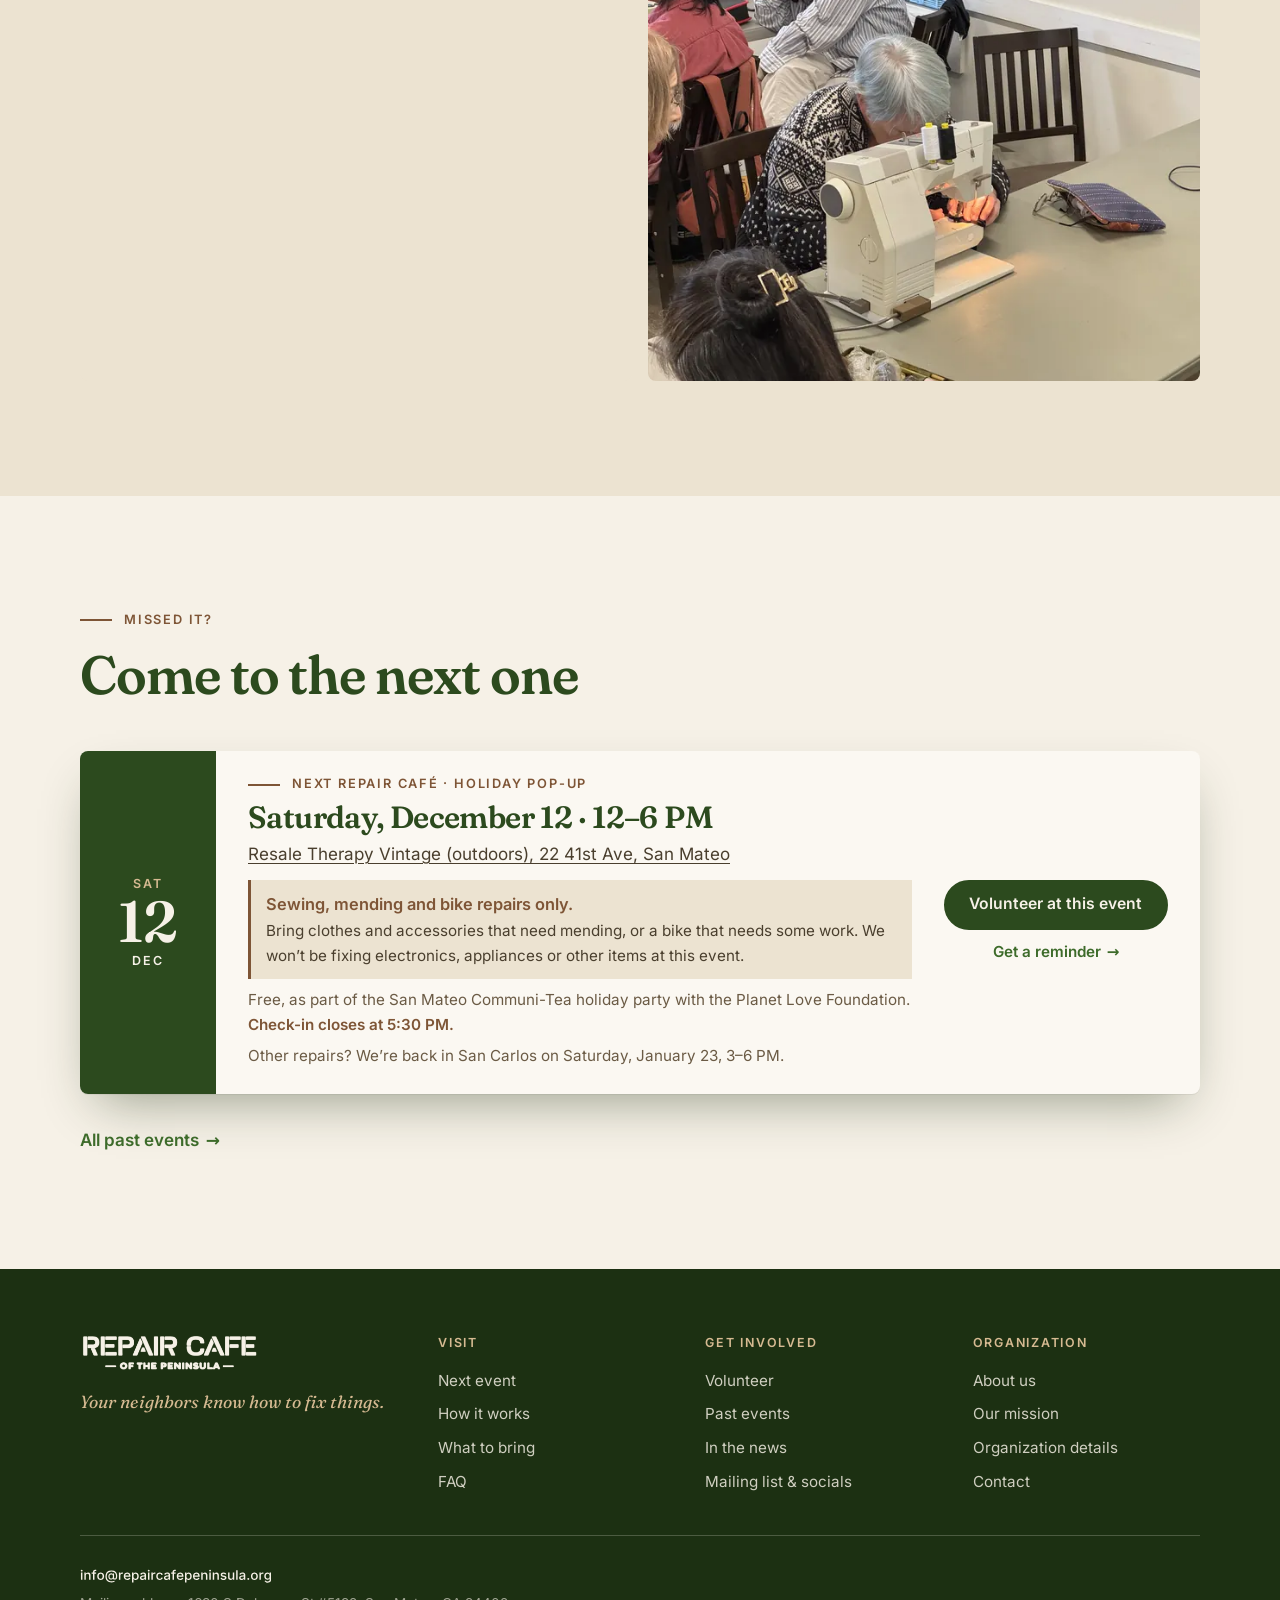
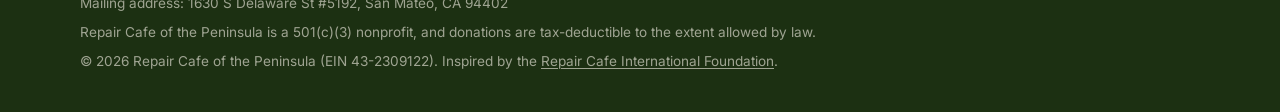
<file: past-events/2026-10-san-carlos/index.html>
<!DOCTYPE html>
<html lang="en">
<head>
  <!-- Google Tag Manager -->
  <script async src="https://www.googletagmanager.com/gtm.js?id=GTM-W52NBJSS"></script>
  <script>
    window.dataLayer = window.dataLayer || [];
    function gtag(){dataLayer.push(arguments);}
    gtag('js', new Date());
  </script>
  <meta charset="UTF-8" />
  <meta name="viewport" content="width=device-width, initial-scale=1.0" />
  <title>Repair Café of the Peninsula - October 2026, San Carlos</title>
  <meta name="description" content="Results and photos from our second Repair Café on October 24, 2026 in San Carlos: 41 items, 31 fixed, and over 250 lb of waste diverted from landfill." />
  <link rel="canonical" href="https://repaircafepeninsula.org/past-events/2026-10-san-carlos/" />
  <meta property="og:title" content="Repair Café of the Peninsula - October 2026, San Carlos" />
  <meta property="og:description" content="Results and photos from our second Repair Café on October 24, 2026 in San Carlos: 41 items, 31 fixed, and over 250 lb of waste diverted from landfill." />
  <meta property="og:image" content="https://repaircafepeninsula.org/images/events/2026-10/sewing-machine-share.jpg" />
  <meta property="og:image:width" content="1200" />
  <meta property="og:image:height" content="630" />
  <meta property="og:image:alt" content="A visitor guiding fabric through a sewing machine at the textile repair table" />
  <meta property="og:url" content="https://repaircafepeninsula.org/past-events/2026-10-san-carlos/" />
  <meta property="og:type" content="website" />
  <meta property="og:site_name" content="Repair Café of the Peninsula" />
  <meta name="twitter:card" content="summary_large_image" />
  <meta name="twitter:title" content="Repair Café of the Peninsula - October 2026, San Carlos" />
  <meta name="twitter:description" content="Results and photos from our second Repair Café on October 24, 2026 in San Carlos: 41 items, 31 fixed, and over 250 lb of waste diverted from landfill." />
  <meta name="twitter:image" content="https://repaircafepeninsula.org/images/events/2026-10/sewing-machine-share.jpg" />
  <meta name="twitter:image:alt" content="A visitor guiding fabric through a sewing machine at the textile repair table" />
  <meta name="theme-color" content="#2C4A1E" />
  <link rel="icon" href="../../images/favicon.png" type="image/png" />
  <link rel="preload" href="../../fonts/fraunces-latin.woff2" as="font" type="font/woff2" crossorigin />
  <link rel="stylesheet" href="../../styles.css?v=20261124a" />

  <!-- Google tag (gtag.js) -->
  <script async src="https://www.googletagmanager.com/gtag/js?id=G-7F52SY3J4R"></script>
  <script>
    window.dataLayer = window.dataLayer || [];
    function gtag(){dataLayer.push(arguments);}
    gtag('js', new Date());

    gtag('config', 'G-7F52SY3J4R');
  </script>

</head>
<body>
  <a class="skip-link" href="#main">Skip to content</a>

  <!-- HEADER -->
  <header class="site-header">
    <div class="wrap header-inner">
      <a href="../../" class="brand"><img src="../../images/rcp-700.png" alt="Repair Café of the Peninsula" width="700" height="156" /></a>
      <button class="menu-toggle" aria-expanded="false" aria-controls="site-nav"><span class="menu-icon" aria-hidden="true"></span>Menu</button>
      <nav class="site-nav" id="site-nav" aria-label="Main">
        <ul>
          <li><a href="../../about/">About</a></li>
          <li><a href="../../past-events/" aria-current="page">Past events</a></li>
          <li><a href="../../faq/">FAQ</a></li>
          <li><a href="../../contact/">Contact</a></li>
          <li class="nav-donate"><a href="https://www.zeffy.com/en-US/donation-form/help-keep-repair-cafe-free-for-our-neighbors" target="_blank" rel="noopener" class="nav-cta nav-cta--ghost">Donate</a></li>
          <li><a href="../../volunteer/" class="nav-cta">Volunteer</a></li>
        </ul>
      </nav>
    </div>
  </header>

  <main id="main">

    <!-- HERO -->
    <section class="hero hero--short">
      <picture class="hero-photo">
            <source type="image/webp" srcset="../../images/events/2026-10/bike-640.webp 640w, ../../images/events/2026-10/bike-1024.webp 1024w, ../../images/events/2026-10/bike-1600.webp 1600w, ../../images/events/2026-10/bike-2400.webp 2400w" sizes="100vw" />
            <img src="../../images/events/2026-10/bike-1024.jpg" alt="Two volunteers tuning up a mint-green bicycle with a wicker basket outside the community center" width="1024" height="768" fetchpriority="high" />
          </picture>
      <div class="wrap hero-content">
        <p class="breadcrumb"><a href="../">Past events</a> &rsaquo; October 2026</p>
        <p class="hero-meta">Saturday, October 24, 2026 &middot; 3&ndash;6 PM &middot; San Carlos</p>
        <h1>Our second Repair Caf&eacute;</h1>
      </div>
    </section>

    <!-- RESULTS -->
    <section class="section" id="event-recap">
      <div class="wrap cols">
        <div class="sticky">
          <p class="kicker">By the numbers</p>
          <h2>How it went</h2>
          <p class="lead">30 neighbors brought 41 broken things, and 20 volunteers helped fix 31 of them, more than doubling the waste we kept out of the landfill at our first event.</p>
        </div>
        <div>
          <div class="headline-stat">
            <span class="headline-num">250<small>lb</small>7<small>oz</small></span>
            <span class="headline-label">kept out of the landfill</span>
          </div>
          <div class="outcome">
            <p class="outcome-title">What happened to the 41 items</p>
            <div class="outcome-bar" role="img" aria-label="Of 41 items: 31 fixed, 6 returned with repair instructions, 4 not fixed">
            <span class="outcome-seg seg-fixed" style="flex: 31;" data-tip="Fixed: 31 of 41 (76%)">31</span>
            <span class="outcome-seg seg-returned" style="flex: 6;" data-tip="Returned with instructions: 6 of 41 (15%)">6</span>
            <span class="outcome-seg seg-notfixed is-light" style="flex: 4;" data-tip="Not fixed: 4 of 41 (10%)">4</span>
            </div>
            <ul class="outcome-legend">
            <li class="seg-fixed">Fixed <strong>31</strong></li>
            <li class="seg-returned">Returned with instructions <strong>6</strong></li>
            <li class="seg-notfixed">Not fixed <strong>4</strong></li>
            </ul>
          </div>
          <ul class="stat-row">
          <li><strong>30</strong><span>Visitors</span></li>
          <li><strong>20</strong><span>Volunteers</span></li>
          <li><strong>41</strong><span>Items</span></li>
          <li><strong>76%</strong><span>Fix rate</span></li>
          </ul>
        </div>
      </div>
    </section>

    <!-- PHOTOS -->
    <section class="section section--deep" id="photos">
      <div class="wrap">
        <div class="impact-head">
          <div>
            <p class="kicker">Photos</p>
            <h2>Scenes from the day</h2>
          </div>
          <a href="https://photos.app.goo.gl/B6pGGAtTmrokaugG7" target="_blank" rel="noopener" class="btn btn--ghost link-out">View the full album</a>
        </div>
        <ul class="photo-grid photo-grid--pair">
          <li class="frame">
          <picture>
            <source type="image/webp" srcset="../../images/events/2026-10/bike-640.webp 640w, ../../images/events/2026-10/bike-1024.webp 1024w, ../../images/events/2026-10/bike-1600.webp 1600w, ../../images/events/2026-10/bike-2400.webp 2400w" sizes="(max-width: 640px) 50vw, 66vw" />
            <img src="../../images/events/2026-10/bike-1024.jpg" alt="Two volunteers tuning up a mint-green bicycle with a wicker basket outside the community center" width="1024" height="768" loading="lazy" decoding="async" />
          </picture>
          </li>
          <li class="frame">
          <picture>
            <source type="image/webp" srcset="../../images/events/2026-10/sewing-machine-640.webp 640w, ../../images/events/2026-10/sewing-machine-1024.webp 1024w, ../../images/events/2026-10/sewing-machine-1600.webp 1600w, ../../images/events/2026-10/sewing-machine-2400.webp 2400w" sizes="(max-width: 640px) 50vw, 33vw" />
            <img src="../../images/events/2026-10/sewing-machine-1024.jpg" alt="A visitor guiding fabric through a sewing machine at the textile repair table" width="1024" height="768" loading="lazy" decoding="async" />
          </picture>
          </li>
        </ul>
      </div>
    </section>

    <!-- NEXT EVENT -->
    <section class="section" id="recap-next">
      <div class="wrap">
        <p class="kicker">Missed it?</p>
        <h2 class="title-gap">Come to the next one</h2>
        <div class="ticket">
        <div class="ticket-date" aria-hidden="true">
          <span class="ticket-dow">Sat</span>
          <span class="ticket-day">12</span>
          <span class="ticket-month">Dec</span>
        </div>
        <div class="ticket-info">
          <p class="kicker">Next Repair Café &middot; Holiday pop-up</p>
          <h2 class="ticket-title">Saturday, December 12 &middot; 12&ndash;6 PM</h2>
          <p class="ticket-where"><a href="https://www.google.com/maps/search/?api=1&amp;query=Resale+Therapy+Vintage%2C+22+41st+Ave%2C+San+Mateo%2C+CA" target="_blank" rel="noopener">Resale Therapy Vintage (outdoors), 22 41st Ave, San Mateo</a></p>
          <p class="ticket-focus"><strong>Sewing, mending and bike repairs only.</strong> Bring clothes and accessories that need mending, or a bike that needs some work. We won&rsquo;t be fixing electronics, appliances or other items at this event.</p>
          <p class="ticket-note">Free, as part of the San Mateo Communi-Tea holiday party with the Planet Love Foundation. <strong>Check-in closes at 5:30 PM.</strong></p>
          <p class="ticket-note">Other repairs? We&rsquo;re back in San Carlos on Saturday, January 23, 3&ndash;6 PM.</p>
        </div>
        <div class="ticket-actions">
          <a href="https://www.signupgenius.com/go/20F0D4FADA82BA5FCC70-67842664-rcpdec" target="_blank" rel="noopener" class="btn" onclick="gtag('event','volunteer_signup_click');">Volunteer at this event</a>
          <a href="http://eepurl.com/ggrhJO5w3i" target="_blank" rel="noopener" class="link-arrow">Get a reminder</a>
        </div>
      </div>
        <p class="after-ticket"><a href="../" class="link-arrow">All past events</a></p>
      </div>
    </section>

  </main>

  <!-- FOOTER -->
  <footer class="site-footer">
    <div class="wrap">
      <div class="footer-top">
        <div class="footer-brand">
          <img src="../../images/rcp-light.png" alt="Repair Café of the Peninsula" width="700" height="156" loading="lazy" />
          <p class="footer-tagline">Your neighbors know how to fix things.</p>
        </div>
        <div>
          <p class="footer-title">Visit</p>
          <ul class="footer-links">
            <li><a href="../../#next-event">Next event</a></li>
            <li><a href="../../#about">How it works</a></li>
            <li><a href="../../#what-we-fix">What to bring</a></li>
            <li><a href="../../faq/">FAQ</a></li>
          </ul>
        </div>
        <div>
          <p class="footer-title">Get involved</p>
          <ul class="footer-links">
            <li><a href="../../volunteer/">Volunteer</a></li>
            <li><a href="../../past-events/">Past events</a></li>
            <li><a href="../../#in-the-news">In the news</a></li>
            <li><a href="../../contact/#stay-in-touch">Mailing list &amp; socials</a></li>
          </ul>
        </div>
        <div>
          <p class="footer-title">Organization</p>
          <ul class="footer-links">
            <li><a href="../../about/">About us</a></li>
            <li><a href="../../about/#mission">Our mission</a></li>
            <li><a href="../../about/#details">Organization details</a></li>
            <li><a href="../../contact/">Contact</a></li>
          </ul>
        </div>
      </div>
      <div class="footer-legal">
        <p><img src="../../images/email-light.svg" alt="info at repaircafepeninsula dot org" class="email-img" width="189" height="16" loading="lazy" /></p>
        <p>Mailing address: 1630 S Delaware St #5192, San Mateo, CA 94402</p>
        <p>Repair Cafe of the Peninsula is a 501(c)(3) nonprofit, and donations are tax-deductible to the extent allowed by law.</p>
        <p>&copy; 2026 Repair Cafe of the Peninsula <span class="nowrap">(EIN 43-2309122)</span>. Inspired by the <a href="https://www.repaircafe.org/en" target="_blank" rel="noopener">Repair Cafe International Foundation</a>.</p>
      </div>
    </div>
  </footer>

  <script src="../../script.js?v=20261025b"></script>
</body>
</html>
</file>
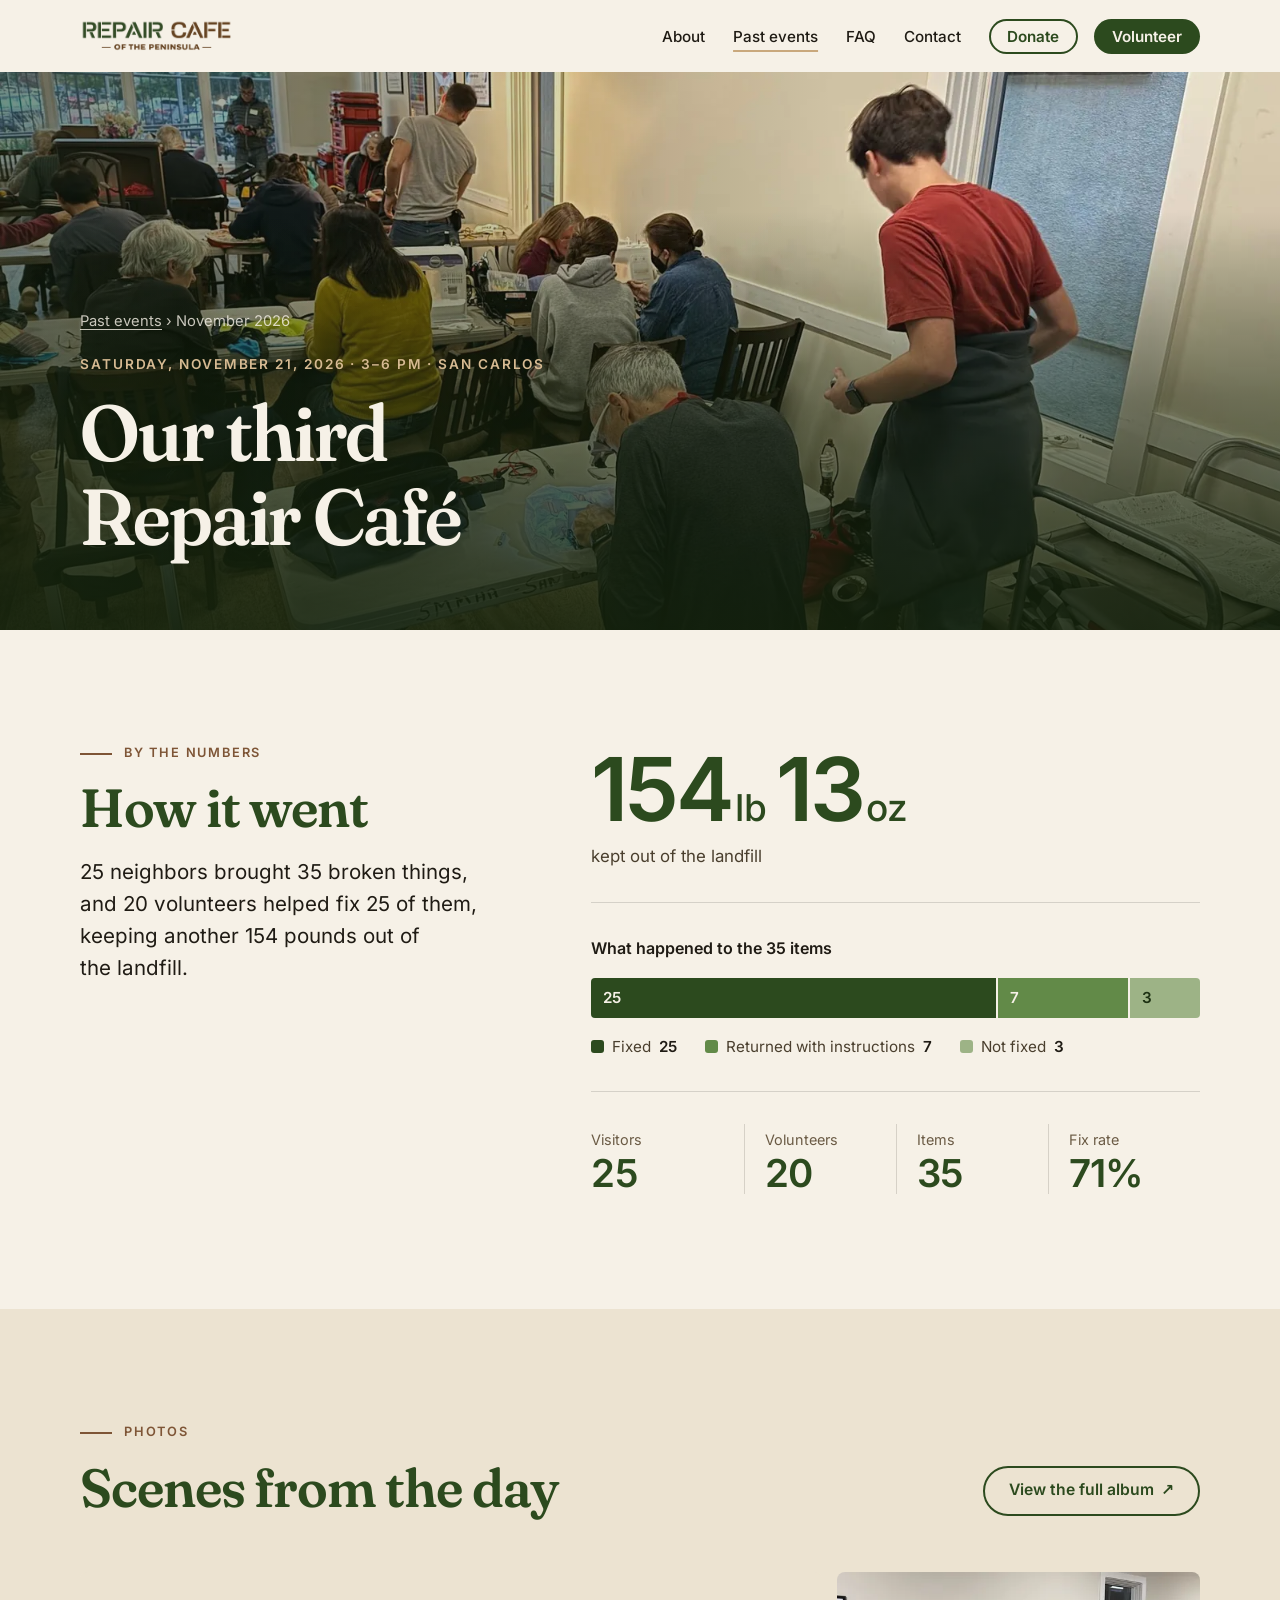
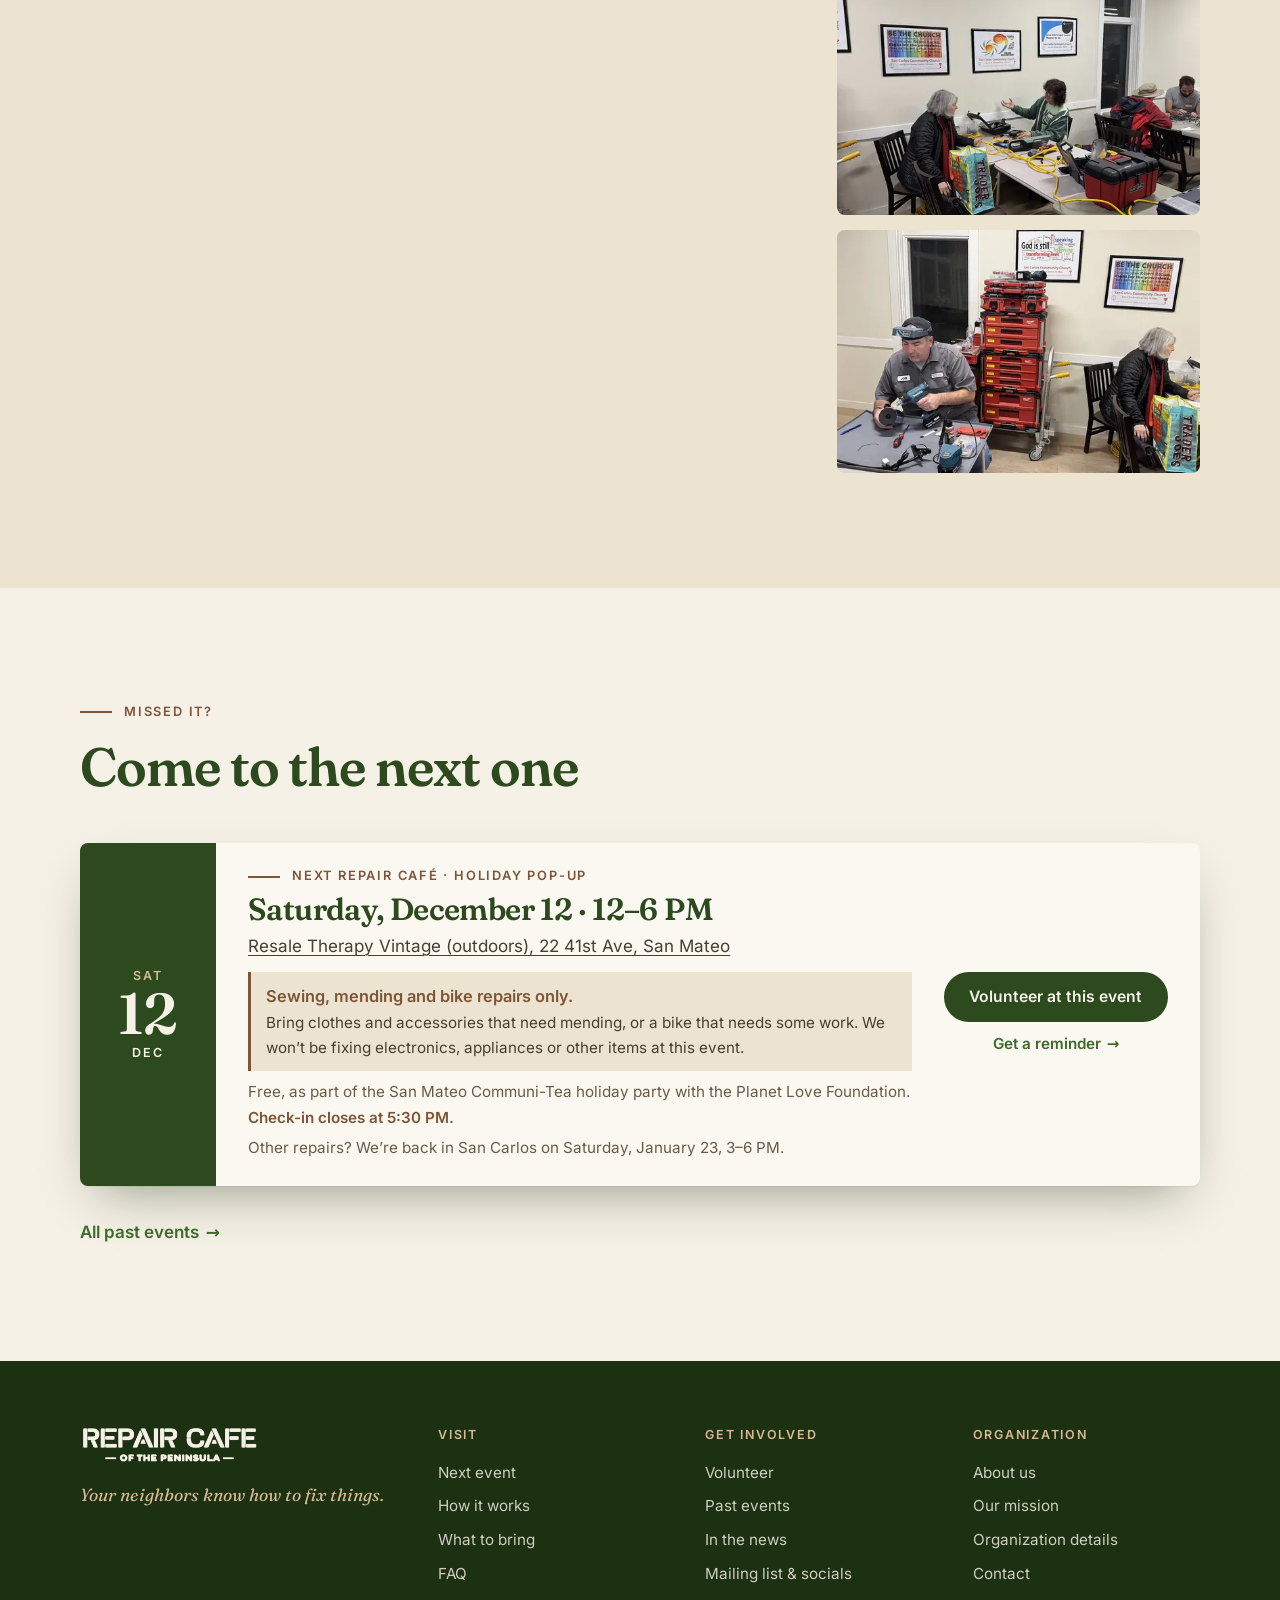
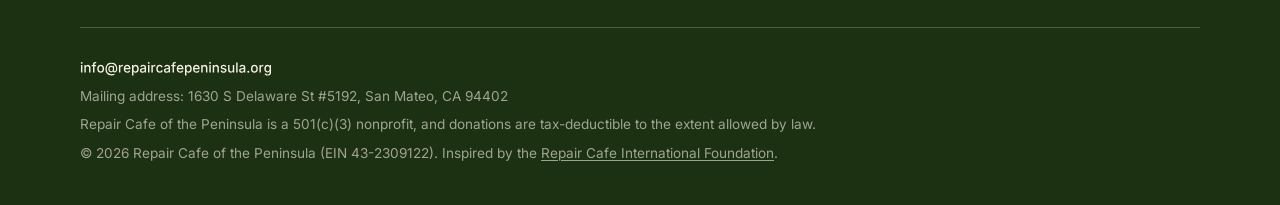
<file: past-events/2026-11-san-carlos/index.html>
<!DOCTYPE html>
<html lang="en">
<head>
  <!-- Google Tag Manager -->
  <script async src="https://www.googletagmanager.com/gtm.js?id=GTM-W52NBJSS"></script>
  <script>
    window.dataLayer = window.dataLayer || [];
    function gtag(){dataLayer.push(arguments);}
    gtag('js', new Date());
  </script>
  <meta charset="UTF-8" />
  <meta name="viewport" content="width=device-width, initial-scale=1.0" />
  <title>Repair Café of the Peninsula - November 2026, San Carlos</title>
  <meta name="description" content="Results and photos from our third Repair Café on November 21, 2026 in San Carlos: 35 items, 25 fixed, and over 154 lb of waste diverted from landfill." />
  <link rel="canonical" href="https://repaircafepeninsula.org/past-events/2026-11-san-carlos/" />
  <meta property="og:title" content="Repair Café of the Peninsula - November 2026, San Carlos" />
  <meta property="og:description" content="Results and photos from our third Repair Café on November 21, 2026 in San Carlos: 35 items, 25 fixed, and over 154 lb of waste diverted from landfill." />
  <meta property="og:image" content="https://repaircafepeninsula.org/images/events/2026-11/vacuum-chat-share.jpg" />
  <meta property="og:image:width" content="1200" />
  <meta property="og:image:height" content="630" />
  <meta property="og:image:alt" content="Two people talking over a handheld vacuum at the electronics repair table" />
  <meta property="og:url" content="https://repaircafepeninsula.org/past-events/2026-11-san-carlos/" />
  <meta property="og:type" content="website" />
  <meta property="og:site_name" content="Repair Café of the Peninsula" />
  <meta name="twitter:card" content="summary_large_image" />
  <meta name="twitter:title" content="Repair Café of the Peninsula - November 2026, San Carlos" />
  <meta name="twitter:description" content="Results and photos from our third Repair Café on November 21, 2026 in San Carlos: 35 items, 25 fixed, and over 154 lb of waste diverted from landfill." />
  <meta name="twitter:image" content="https://repaircafepeninsula.org/images/events/2026-11/vacuum-chat-share.jpg" />
  <meta name="twitter:image:alt" content="Two people talking over a handheld vacuum at the electronics repair table" />
  <meta name="theme-color" content="#2C4A1E" />
  <link rel="icon" href="../../images/favicon.png" type="image/png" />
  <link rel="preload" href="../../fonts/fraunces-latin.woff2" as="font" type="font/woff2" crossorigin />
  <link rel="stylesheet" href="../../styles.css?v=20261124a" />

  <!-- Google tag (gtag.js) -->
  <script async src="https://www.googletagmanager.com/gtag/js?id=G-7F52SY3J4R"></script>
  <script>
    window.dataLayer = window.dataLayer || [];
    function gtag(){dataLayer.push(arguments);}
    gtag('js', new Date());

    gtag('config', 'G-7F52SY3J4R');
  </script>

</head>
<body>
  <a class="skip-link" href="#main">Skip to content</a>

  <!-- HEADER -->
  <header class="site-header">
    <div class="wrap header-inner">
      <a href="../../" class="brand"><img src="../../images/rcp-700.png" alt="Repair Café of the Peninsula" width="700" height="156" /></a>
      <button class="menu-toggle" aria-expanded="false" aria-controls="site-nav"><span class="menu-icon" aria-hidden="true"></span>Menu</button>
      <nav class="site-nav" id="site-nav" aria-label="Main">
        <ul>
          <li><a href="../../about/">About</a></li>
          <li><a href="../../past-events/" aria-current="page">Past events</a></li>
          <li><a href="../../faq/">FAQ</a></li>
          <li><a href="../../contact/">Contact</a></li>
          <li class="nav-donate"><a href="https://www.zeffy.com/en-US/donation-form/help-keep-repair-cafe-free-for-our-neighbors" target="_blank" rel="noopener" class="nav-cta nav-cta--ghost">Donate</a></li>
          <li><a href="../../volunteer/" class="nav-cta">Volunteer</a></li>
        </ul>
      </nav>
    </div>
  </header>

  <main id="main">

    <!-- HERO -->
    <section class="hero hero--short">
      <picture class="hero-photo">
            <source type="image/webp" srcset="../../images/events/2026-11/busy-room-640.webp 640w, ../../images/events/2026-11/busy-room-1024.webp 1024w, ../../images/events/2026-11/busy-room-1600.webp 1600w, ../../images/events/2026-11/busy-room-1918.webp 1918w" sizes="100vw" />
            <img src="../../images/events/2026-11/busy-room-1024.jpg" alt="A busy room of people at repair tables, with sewing machines at the back and an electronics repair up front" width="1024" height="576" fetchpriority="high" />
          </picture>
      <div class="wrap hero-content">
        <p class="breadcrumb"><a href="../">Past events</a> &rsaquo; November 2026</p>
        <p class="hero-meta">Saturday, November 21, 2026 &middot; 3&ndash;6 PM &middot; San Carlos</p>
        <h1>Our third Repair Caf&eacute;</h1>
      </div>
    </section>

    <!-- RESULTS -->
    <section class="section" id="event-recap">
      <div class="wrap cols">
        <div class="sticky">
          <p class="kicker">By the numbers</p>
          <h2>How it went</h2>
          <p class="lead">25 neighbors brought 35 broken things, and 20 volunteers helped fix 25 of them, keeping another 154 pounds out of the landfill.</p>
        </div>
        <div>
          <div class="headline-stat">
            <span class="headline-num">154<small>lb</small>13<small>oz</small></span>
            <span class="headline-label">kept out of the landfill</span>
          </div>
          <div class="outcome">
            <p class="outcome-title">What happened to the 35 items</p>
            <div class="outcome-bar" role="img" aria-label="Of 35 items: 25 fixed, 7 returned with repair instructions, 3 not fixed">
            <span class="outcome-seg seg-fixed" style="flex: 25;" data-tip="Fixed: 25 of 35 (71%)">25</span>
            <span class="outcome-seg seg-returned" style="flex: 7;" data-tip="Returned with instructions: 7 of 35 (20%)">7</span>
            <span class="outcome-seg seg-notfixed is-light" style="flex: 3;" data-tip="Not fixed: 3 of 35 (9%)">3</span>
            </div>
            <ul class="outcome-legend">
            <li class="seg-fixed">Fixed <strong>25</strong></li>
            <li class="seg-returned">Returned with instructions <strong>7</strong></li>
            <li class="seg-notfixed">Not fixed <strong>3</strong></li>
            </ul>
          </div>
          <ul class="stat-row">
          <li><strong>25</strong><span>Visitors</span></li>
          <li><strong>20</strong><span>Volunteers</span></li>
          <li><strong>35</strong><span>Items</span></li>
          <li><strong>71%</strong><span>Fix rate</span></li>
          </ul>
        </div>
      </div>
    </section>

    <!-- PHOTOS -->
    <section class="section section--deep" id="photos">
      <div class="wrap">
        <div class="impact-head">
          <div>
            <p class="kicker">Photos</p>
            <h2>Scenes from the day</h2>
          </div>
          <a href="https://photos.app.goo.gl/YoDJj4bttUikHjfPA" target="_blank" rel="noopener" class="btn btn--ghost link-out">View the full album</a>
        </div>
        <ul class="photo-grid">
          <li class="frame">
          <picture>
            <source type="image/webp" srcset="../../images/events/2026-11/busy-room-640.webp 640w, ../../images/events/2026-11/busy-room-1024.webp 1024w, ../../images/events/2026-11/busy-room-1600.webp 1600w, ../../images/events/2026-11/busy-room-1918.webp 1918w" sizes="(max-width: 640px) 100vw, 66vw" />
            <img src="../../images/events/2026-11/busy-room-1024.jpg" alt="A busy room of people at repair tables, with sewing machines at the back and an electronics repair up front" width="1024" height="576" loading="lazy" decoding="async" />
          </picture>
          </li>
          <li class="frame">
          <picture>
            <source type="image/webp" srcset="../../images/events/2026-11/vacuum-chat-640.webp 640w, ../../images/events/2026-11/vacuum-chat-1024.webp 1024w, ../../images/events/2026-11/vacuum-chat-1600.webp 1600w, ../../images/events/2026-11/vacuum-chat-1918.webp 1918w" sizes="(max-width: 640px) 50vw, 33vw" />
            <img src="../../images/events/2026-11/vacuum-chat-1024.jpg" alt="Two people talking over a handheld vacuum at the electronics repair table" width="1024" height="576" loading="lazy" decoding="async" />
          </picture>
          </li>
          <li class="frame">
          <picture>
            <source type="image/webp" srcset="../../images/events/2026-11/heat-gun-640.webp 640w, ../../images/events/2026-11/heat-gun-1024.webp 1024w, ../../images/events/2026-11/heat-gun-1600.webp 1600w, ../../images/events/2026-11/heat-gun-1918.webp 1918w" sizes="(max-width: 640px) 50vw, 33vw" />
            <img src="../../images/events/2026-11/heat-gun-1024.jpg" alt="Someone wearing a magnifier visor working on a small appliance with a heat gun, next to a tall stack of red tool cases" width="1024" height="576" loading="lazy" decoding="async" />
          </picture>
          </li>
        </ul>
      </div>
    </section>

    <!-- NEXT EVENT -->
    <section class="section" id="recap-next">
      <div class="wrap">
        <p class="kicker">Missed it?</p>
        <h2 class="title-gap">Come to the next one</h2>
        <div class="ticket">
        <div class="ticket-date" aria-hidden="true">
          <span class="ticket-dow">Sat</span>
          <span class="ticket-day">12</span>
          <span class="ticket-month">Dec</span>
        </div>
        <div class="ticket-info">
          <p class="kicker">Next Repair Café &middot; Holiday pop-up</p>
          <h2 class="ticket-title">Saturday, December 12 &middot; 12&ndash;6 PM</h2>
          <p class="ticket-where"><a href="https://www.google.com/maps/search/?api=1&amp;query=Resale+Therapy+Vintage%2C+22+41st+Ave%2C+San+Mateo%2C+CA" target="_blank" rel="noopener">Resale Therapy Vintage (outdoors), 22 41st Ave, San Mateo</a></p>
          <p class="ticket-focus"><strong>Sewing, mending and bike repairs only.</strong> Bring clothes and accessories that need mending, or a bike that needs some work. We won&rsquo;t be fixing electronics, appliances or other items at this event.</p>
          <p class="ticket-note">Free, as part of the San Mateo Communi-Tea holiday party with the Planet Love Foundation. <strong>Check-in closes at 5:30 PM.</strong></p>
          <p class="ticket-note">Other repairs? We&rsquo;re back in San Carlos on Saturday, January 23, 3&ndash;6 PM.</p>
        </div>
        <div class="ticket-actions">
          <a href="https://www.signupgenius.com/go/20F0D4FADA82BA5FCC70-67842664-rcpdec" target="_blank" rel="noopener" class="btn" onclick="gtag('event','volunteer_signup_click');">Volunteer at this event</a>
          <a href="http://eepurl.com/ggrhJO5w3i" target="_blank" rel="noopener" class="link-arrow">Get a reminder</a>
        </div>
      </div>
        <p class="after-ticket"><a href="../" class="link-arrow">All past events</a></p>
      </div>
    </section>

  </main>

  <!-- FOOTER -->
  <footer class="site-footer">
    <div class="wrap">
      <div class="footer-top">
        <div class="footer-brand">
          <img src="../../images/rcp-light.png" alt="Repair Café of the Peninsula" width="700" height="156" loading="lazy" />
          <p class="footer-tagline">Your neighbors know how to fix things.</p>
        </div>
        <div>
          <p class="footer-title">Visit</p>
          <ul class="footer-links">
            <li><a href="../../#next-event">Next event</a></li>
            <li><a href="../../#about">How it works</a></li>
            <li><a href="../../#what-we-fix">What to bring</a></li>
            <li><a href="../../faq/">FAQ</a></li>
          </ul>
        </div>
        <div>
          <p class="footer-title">Get involved</p>
          <ul class="footer-links">
            <li><a href="../../volunteer/">Volunteer</a></li>
            <li><a href="../../past-events/">Past events</a></li>
            <li><a href="../../#in-the-news">In the news</a></li>
            <li><a href="../../contact/#stay-in-touch">Mailing list &amp; socials</a></li>
          </ul>
        </div>
        <div>
          <p class="footer-title">Organization</p>
          <ul class="footer-links">
            <li><a href="../../about/">About us</a></li>
            <li><a href="../../about/#mission">Our mission</a></li>
            <li><a href="../../about/#details">Organization details</a></li>
            <li><a href="../../contact/">Contact</a></li>
          </ul>
        </div>
      </div>
      <div class="footer-legal">
        <p><img src="../../images/email-light.svg" alt="info at repaircafepeninsula dot org" class="email-img" width="189" height="16" loading="lazy" /></p>
        <p>Mailing address: 1630 S Delaware St #5192, San Mateo, CA 94402</p>
        <p>Repair Cafe of the Peninsula is a 501(c)(3) nonprofit, and donations are tax-deductible to the extent allowed by law.</p>
        <p>&copy; 2026 Repair Cafe of the Peninsula <span class="nowrap">(EIN 43-2309122)</span>. Inspired by the <a href="https://www.repaircafe.org/en" target="_blank" rel="noopener">Repair Cafe International Foundation</a>.</p>
      </div>
    </div>
  </footer>

  <script src="../../script.js?v=20261025b"></script>
</body>
</html>
</file>
<file: styles.css>
/* =========================================
   REPAIR CAFÉ OF THE PENINSULA — Styles
   ========================================= */

/* --- Fonts (self-hosted, latin subset) --- */
@font-face {
  font-family: 'Fraunces';
  src: url('fonts/fraunces-latin.woff2') format('woff2');
  font-weight: 100 900;
  font-style: normal;
  font-display: swap;
}
@font-face {
  font-family: 'Fraunces';
  src: url('fonts/fraunces-latin-italic.woff2') format('woff2');
  font-weight: 100 900;
  font-style: italic;
  font-display: swap;
}
@font-face {
  font-family: 'Inter';
  src: url('fonts/inter-latin.woff2') format('woff2');
  font-weight: 100 900;
  font-style: normal;
  font-display: swap;
}

/* --- Tokens --- */
:root {
  --paper:      #F6F1E7;
  --paper-deep: #ECE3D1;
  --card:       #FBF8F2;
  --ink:        #1F1B14;
  --ink-soft:   #4A3F2E;
  --ink-muted:  #6B5B45;
  --green:      #2C4A1E;
  --green-deep: #1C3012;
  --green-mid:  #3D6B2A;
  --clay:       #7E5536;
  --tan:        #C9A87C;
  --tan-light:  #D6BA92;
  --tan-pale:   #E9DCC4;
  --rule:       rgba(31, 27, 20, 0.15);
  --rule-light: rgba(246, 241, 231, 0.22);
  --on-dark:    rgba(246, 241, 231, 0.82);

  /* outcome ramp: one hue, light (not fixed) to dark (fixed) */
  --outcome-fixed:    #2C4A1E;
  --outcome-returned: #628A48;
  --outcome-notfixed: #9DB386;

  --font-display: 'Fraunces', Georgia, 'Times New Roman', serif;
  --font-body:    'Inter', system-ui, -apple-system, 'Segoe UI', sans-serif;

  --wrap:    1200px;
  --gutter:  clamp(1.25rem, 4vw, 2.5rem);
  --section: clamp(4.5rem, 9vw, 8rem);
  --radius:  8px;
  --header-h: 72px;
  --ease:    0.2s ease;
}

/* --- Base --- */
*, *::before, *::after { box-sizing: border-box; }
* { margin: 0; padding: 0; }

html {
  scroll-behavior: smooth;
  scroll-padding-top: calc(var(--header-h) + 1rem);
  -webkit-text-size-adjust: 100%;
}
body {
  font-family: var(--font-body);
  font-size: 1.0625rem;
  line-height: 1.65;
  color: var(--ink);
  background: var(--paper);
  -webkit-font-smoothing: antialiased;
  overflow-x: hidden;
}
body.menu-open { overflow: hidden; }

img, picture, svg { display: block; max-width: 100%; }
img { height: auto; }
/* photos cropped to fill a fixed-shape frame */
.frame picture { width: 100%; height: 100%; }
.frame img { width: 100%; height: 100%; object-fit: cover; }
/* portrait photos in wide frames: keep faces in view */
.pos-top img { object-position: 50% 20%; }

h1, h2, h3 {
  font-family: var(--font-display);
  font-weight: 600;
  font-variation-settings: 'SOFT' 50;
  line-height: 1.06;
  letter-spacing: -0.02em;
  color: var(--green);
  text-wrap: balance;
}
h1 { font-size: clamp(2.6rem, 6.2vw, 5.4rem); }
h2 { font-size: clamp(2.05rem, 4.2vw, 3.5rem); }
h3 { font-size: 1.35rem; line-height: 1.2; letter-spacing: -0.01em; }
h1 em, h2 em { font-style: italic; font-weight: 500; color: var(--clay); }

p { color: var(--ink-soft); text-wrap: pretty; }
p + p { margin-top: 1rem; }
h2 + .lead { margin-top: 1.25rem; }
h1 + .lead { margin-top: 1.5rem; }
.title-gap { margin-bottom: clamp(2rem, 4vw, 3rem); }
.lead { font-size: clamp(1.15rem, 1.6vw, 1.3rem); line-height: 1.55; color: var(--ink); }
strong { font-weight: 600; color: var(--ink); }

a {
  color: var(--green-mid);
  text-decoration-thickness: 1px;
  text-underline-offset: 0.18em;
  transition: color var(--ease);
}
a:hover { color: var(--green); }
:focus-visible { outline: 3px solid var(--green-mid); outline-offset: 3px; }
.section--dark :focus-visible, .hero :focus-visible, .site-footer :focus-visible { outline-color: var(--tan-light); }

.skip-link {
  position: absolute;
  left: 1rem;
  top: -4rem;
  z-index: 200;
  padding: 0.6rem 1rem;
  background: var(--green);
  color: var(--paper);
  border-radius: var(--radius);
}
.skip-link:focus { top: 1rem; color: var(--paper); }

/* --- Layout --- */
.wrap { max-width: var(--wrap); margin-inline: auto; padding-inline: var(--gutter); }
.section { padding-block: var(--section); }
.section--flush { padding-top: clamp(2rem, 4vw, 3rem); }
.section--deep { background: var(--paper-deep); }
.section--dark { background: var(--green); }
.section--dark h2, .section--dark h3 { color: var(--paper); }
.section--dark h2 em { color: var(--tan-light); }
.section--dark p { color: var(--on-dark); }
.section--dark strong { color: var(--paper); }
.section--dark a:not(.btn) { color: var(--tan-pale); }
.section--dark a:not(.btn):hover { color: var(--paper); }

/* two columns: a heading column and a content column */
.cols {
  display: grid;
  grid-template-columns: minmax(0, 5fr) minmax(0, 7fr);
  gap: clamp(2rem, 6vw, 6rem);
  align-items: start;
}
.sticky { position: sticky; top: calc(var(--header-h) + 2rem); }

/* small uppercase label above a heading */
.kicker {
  display: flex;
  align-items: center;
  gap: 0.75rem;
  margin-bottom: 1.1rem;
  font-size: 0.8rem;
  font-weight: 600;
  letter-spacing: 0.14em;
  line-height: 1.3;
  text-transform: uppercase;
  color: var(--clay);
}
.kicker::before { content: ''; flex: 0 0 2rem; height: 2px; background: currentColor; }
.section--dark .kicker { color: var(--tan-light); }

/* --- Buttons & links --- */
.btn {
  display: inline-flex;
  align-items: center;
  justify-content: center;
  gap: 0.5em;
  padding: 0.85em 1.5em;
  border: 2px solid var(--green);
  border-radius: 999px;
  background: var(--green);
  color: var(--paper);
  font-family: var(--font-body);
  font-size: 0.98rem;
  font-weight: 600;
  line-height: 1.2;
  text-align: center;
  text-decoration: none;
  transition: background var(--ease), border-color var(--ease), color var(--ease);
}
.btn:hover { background: var(--green-deep); border-color: var(--green-deep); color: var(--paper); }
.btn--tan { background: var(--tan); border-color: var(--tan); color: var(--green-deep); }
.btn--tan:hover { background: var(--tan-pale); border-color: var(--tan-pale); color: var(--green-deep); }
.btn--ghost { background: transparent; color: var(--green); }
.btn--ghost:hover { background: var(--green); color: var(--paper); }
.btn--ghost-light { background: transparent; border-color: rgba(246, 241, 231, 0.6); color: var(--paper); }
.btn--ghost-light:hover { background: var(--paper); border-color: var(--paper); color: var(--green); }
.btn-row { display: flex; flex-wrap: wrap; align-items: center; gap: 0.75rem 1rem; margin-top: 2rem; }

.link-arrow {
  display: inline-flex;
  align-items: center;
  gap: 0.4em;
  font-weight: 600;
  text-decoration: none;
}
.link-arrow::after { content: '\2192'; transition: transform var(--ease); }
.link-arrow:hover::after { transform: translateX(3px); }
.link-out::after { content: '\2197'; }
.link-out:hover::after { transform: translate(2px, -2px); }

/* email address drawn as vector outlines so it can't be scraped */
.email-img { display: inline-block; height: 1.2em; width: auto; vertical-align: -0.28em; }

/* =========================================
   HEADER
   ========================================= */
.site-header { position: sticky; top: 0; z-index: 100; }
/* Background + blur live on a pseudo-element: backdrop-filter on the header itself
   would trap the fixed full-screen mobile menu inside the header's box. */
.site-header::before {
  content: '';
  position: absolute;
  inset: 0;
  z-index: -1;
  background: rgba(246, 241, 231, 0.94);
  -webkit-backdrop-filter: blur(12px);
  backdrop-filter: blur(12px);
  border-bottom: 1px solid transparent;
  transition: border-color var(--ease);
}
.site-header.is-scrolled::before { border-bottom-color: var(--rule); }
.header-inner {
  height: var(--header-h);
  display: flex;
  align-items: center;
  justify-content: space-between;
  gap: 2rem;
}
.brand img { height: 34px; width: auto; }
.site-nav ul { display: flex; align-items: center; gap: 1.75rem; list-style: none; }
.site-nav a {
  color: var(--ink);
  font-size: 0.95rem;
  font-weight: 500;
  text-decoration: none;
  white-space: nowrap;
}
.site-nav a:hover { color: var(--green-mid); }
.site-nav a[aria-current="page"] {
  text-decoration: underline;
  text-decoration-color: var(--tan);
  text-decoration-thickness: 2px;
  text-underline-offset: 0.5em;
}
.site-nav .nav-cta {
  padding: 0.55em 1.2em;
  border-radius: 999px;
  background: var(--green);
  color: var(--paper);
  font-weight: 600;
}
.site-nav .nav-cta:hover { background: var(--green-deep); color: var(--paper); }
.site-nav .nav-cta[aria-current="page"] { text-decoration: none; }
/* secondary pill beside Volunteer: same size, outlined */
.site-nav .nav-donate { margin-right: -0.75rem; }
.site-nav .nav-cta--ghost { background: transparent; color: var(--green); box-shadow: inset 0 0 0 2px var(--green); }
.site-nav .nav-cta--ghost:hover { background: var(--green); color: var(--paper); }

.menu-toggle {
  display: none;
  align-items: center;
  gap: 0.6rem;
  padding: 0.5rem 0;
  background: none;
  border: 0;
  font: 600 0.95rem var(--font-body);
  color: var(--ink);
  cursor: pointer;
}
.menu-icon { position: relative; width: 22px; height: 14px; }
.menu-icon::before, .menu-icon::after {
  content: '';
  position: absolute;
  left: 0;
  right: 0;
  height: 2px;
  background: currentColor;
  border-radius: 2px;
  transition: transform var(--ease), top var(--ease);
}
.menu-icon::before { top: 2px; }
.menu-icon::after { top: 10px; }
.menu-toggle[aria-expanded="true"] .menu-icon::before { top: 6px; transform: rotate(45deg); }
.menu-toggle[aria-expanded="true"] .menu-icon::after { top: 6px; transform: rotate(-45deg); }

/* =========================================
   HOME HERO
   ========================================= */
.hero {
  position: relative;
  isolation: isolate;
  display: flex;
  align-items: flex-end;
  min-height: clamp(540px, calc(100svh - var(--header-h) - 3rem), 860px);
  background: var(--green-deep);
}
.hero-photo, .hero-photo img { position: absolute; inset: 0; width: 100%; height: 100%; }
.hero-photo { z-index: -2; }
.hero-photo img { object-fit: cover; object-position: 50% 35%; }
.hero-photo.pos-top img { object-position: 50% 22%; }
.hero::after {
  content: '';
  position: absolute;
  inset: 0;
  z-index: -1;
  background:
    linear-gradient(180deg, rgba(20, 34, 12, 0) 25%, rgba(20, 34, 12, 0.5) 58%, rgba(20, 34, 12, 0.88) 100%),
    linear-gradient(90deg, rgba(20, 34, 12, 0.5) 0%, rgba(20, 34, 12, 0) 65%);
}
.hero-content { width: 100%; padding-top: 6rem; padding-bottom: clamp(7rem, 12vw, 9rem); }
.hero h1 { max-width: 12ch; color: var(--paper); }
.hero h1 em { color: var(--tan-light); }
.hero-sub {
  max-width: 36rem;
  margin-top: 1.25rem;
  font-size: clamp(1.1rem, 1.6vw, 1.3rem);
  line-height: 1.55;
  color: rgba(246, 241, 231, 0.9);
}

/* =========================================
   NEXT EVENT TICKET
   ========================================= */
.ticket-overlap { position: relative; z-index: 2; margin-top: clamp(-6rem, -8vw, -4rem); }
.ticket {
  display: grid;
  grid-template-columns: auto minmax(0, 1fr) auto;
  align-items: center;
  overflow: hidden;
  background: var(--card);
  border-radius: var(--radius);
  box-shadow: 0 1px 0 rgba(31, 27, 20, 0.06), 0 22px 50px -18px rgba(28, 48, 18, 0.45);
}
.ticket-date {
  align-self: stretch;
  display: flex;
  flex-direction: column;
  align-items: center;
  justify-content: center;
  min-width: 8.5rem;
  padding: 1.5rem 1.75rem;
  background: var(--green);
  color: var(--paper);
  text-align: center;
  line-height: 1.1;
}
.ticket-dow, .ticket-month { font-size: 0.78rem; font-weight: 600; letter-spacing: 0.16em; text-transform: uppercase; }
.ticket-dow { color: var(--tan-light); }
.ticket-day {
  margin: 0.15rem 0 0.2rem;
  font-family: var(--font-display);
  font-size: 3.6rem;
  font-weight: 600;
  line-height: 1;
}
.ticket-info { padding: 1.6rem 2rem; }
.ticket-info .kicker { margin-bottom: 0.5rem; }
.ticket-title { font-size: clamp(1.45rem, 2.4vw, 1.95rem); margin-bottom: 0.4rem; }
.ticket-where a { color: var(--ink-soft); }
.ticket-where a:hover { color: var(--green); }
.ticket-note { margin-top: 0.35rem; font-size: 0.95rem; color: var(--ink-muted); }
.ticket-note strong { color: var(--clay); }
.ticket-actions {
  display: flex;
  flex-direction: column;
  align-items: stretch;
  gap: 0.6rem;
  padding: 1.6rem 2rem 1.6rem 0;
  text-align: center;
}
.ticket-actions .link-arrow { justify-content: center; font-size: 0.95rem; }

/* =========================================
   HOW IT WORKS
   ========================================= */
.intro { align-items: end; margin-bottom: clamp(3rem, 6vw, 5rem); }
.intro h2 { max-width: 14ch; }

.steps {
  display: grid;
  grid-template-columns: repeat(3, minmax(0, 1fr));
  gap: clamp(1.5rem, 3vw, 2.5rem);
  list-style: none;
}
/* offset the middle step so the row feels less like a grid of cards */
.steps > li:nth-child(2) { margin-top: 3.5rem; }
.step-photo {
  aspect-ratio: 4 / 5;
  overflow: hidden;
  margin-bottom: 1.4rem;
  border-radius: var(--radius);
  background: var(--paper-deep);
}
.step-photo img { width: 100%; height: 100%; object-fit: cover; }
.step h3 { display: flex; align-items: baseline; gap: 0.6rem; margin-bottom: 0.5rem; }
.step-num { font-style: italic; font-weight: 500; color: var(--clay); }
.step p { font-size: 1rem; }

.facts {
  display: grid;
  grid-template-columns: repeat(4, minmax(0, 1fr));
  margin-top: clamp(3.5rem, 7vw, 5.5rem);
  border-block: 1px solid var(--rule);
  list-style: none;
}
.facts li { padding: 1.4rem 1.5rem; }
.facts li:first-child { padding-left: 0; }
.facts li + li { border-left: 1px solid var(--rule); }
.facts strong {
  display: block;
  font-family: var(--font-display);
  font-size: 1.35rem;
  font-weight: 600;
  font-variation-settings: 'SOFT' 50;
  color: var(--green);
}
.facts span { font-size: 0.95rem; color: var(--ink-muted); }

/* =========================================
   WHAT WE FIX
   ========================================= */
.fix-photo { margin-top: 2.25rem; aspect-ratio: 4 / 3; overflow: hidden; border-radius: var(--radius); }
.fix-photo img { width: 100%; height: 100%; object-fit: cover; }
.fix-list { border-top: 1px solid var(--rule); list-style: none; }
.fix-list li {
  display: grid;
  grid-template-columns: 2.5rem minmax(0, 1fr);
  gap: 1.25rem;
  padding-block: 1.6rem;
  border-bottom: 1px solid var(--rule);
}
.fix-icon { width: 2.5rem; height: 2.5rem; margin-top: 0.1rem; color: var(--clay); }
.fix-list h3 { margin-bottom: 0.35rem; }
.fix-list p { font-size: 1rem; }

.no-bring {
  margin-top: 2.5rem;
  padding: 1.75rem 2rem;
  background: var(--card);
  border: 1px solid var(--rule);
  border-radius: var(--radius);
}
.no-bring h3 {
  margin-bottom: 0.9rem;
  font-family: var(--font-body);
  font-size: 0.8rem;
  font-weight: 600;
  letter-spacing: 0.14em;
  text-transform: uppercase;
  color: var(--clay);
}
.no-bring ul { columns: 2; column-gap: 2.5rem; list-style: none; }
.no-bring li {
  position: relative;
  break-inside: avoid;
  padding-left: 1.3rem;
  margin-bottom: 0.45rem;
  font-size: 0.95rem;
  color: var(--ink-soft);
}
.no-bring li::before { content: '\00D7'; position: absolute; left: 0; font-weight: 600; color: var(--clay); }
.no-bring p { margin-top: 1rem; padding-top: 1rem; border-top: 1px solid var(--rule); font-size: 0.95rem; }

/* =========================================
   IMPACT TALLY + GALLERY
   ========================================= */
.impact-head {
  display: flex;
  flex-wrap: wrap;
  align-items: flex-end;
  justify-content: space-between;
  gap: 1.5rem 3rem;
  margin-bottom: clamp(2.5rem, 5vw, 3.5rem);
}
.impact-head h2 { max-width: 17ch; }

.tally {
  display: grid;
  grid-template-columns: repeat(4, minmax(0, 1fr));
  margin-bottom: clamp(3rem, 6vw, 4.5rem);
  border-top: 1px solid var(--rule);
  list-style: none;
}
.section--dark .tally { border-color: var(--rule-light); }
.tally li { padding: 1.5rem 1.5rem 0; }
.tally li:first-child { padding-left: 0; }
.tally li + li { border-left: 1px solid var(--rule); }
.section--dark .tally li + li { border-color: var(--rule-light); }
.tally-num {
  display: block;
  font-size: clamp(2.5rem, 5vw, 4rem);
  font-weight: 600;
  line-height: 1;
  letter-spacing: -0.03em;
  color: var(--green);
}
.section--dark .tally-num { color: var(--paper); }
.tally-unit { margin-left: 0.12em; font-size: 0.45em; font-weight: 500; letter-spacing: 0; }
.tally-label { display: block; margin-top: 0.6rem; font-size: 0.95rem; color: var(--ink-muted); }
.section--dark .tally-label { color: var(--on-dark); }

.gallery {
  display: grid;
  grid-template-columns: repeat(12, minmax(0, 1fr));
  grid-auto-rows: clamp(120px, 15vw, 215px);
  grid-auto-flow: dense;
  gap: clamp(0.5rem, 1.2vw, 1rem);
  list-style: none;
}
.gallery li { grid-column: span 4; overflow: hidden; border-radius: var(--radius); background: var(--green-deep); }
.gallery li.is-big { grid-column: span 7; grid-row: span 2; }
.gallery li.is-wide { grid-column: span 5; }
.gallery img { width: 100%; height: 100%; object-fit: cover; transition: transform 0.6s ease; }
.gallery li:hover img { transform: scale(1.03); }
.gallery-foot { margin-top: 1.75rem; display: flex; flex-wrap: wrap; gap: 0.5rem 2rem; align-items: center; }
.gallery-foot p { font-size: 0.95rem; }

/* =========================================
   IN THE NEWS
   ========================================= */
.press { display: grid; grid-template-columns: minmax(0, 1fr) minmax(0, 400px); gap: clamp(2.5rem, 7vw, 7rem); align-items: center; }
.press blockquote { margin: 0; }
.press blockquote p {
  font-family: var(--font-display);
  font-size: clamp(1.8rem, 3.4vw, 2.7rem);
  font-weight: 500;
  font-style: italic;
  line-height: 1.15;
  letter-spacing: -0.015em;
  color: var(--green);
  text-wrap: balance;
}
.press-source { margin-top: 1.25rem; color: var(--ink-muted); }
.press-source a { margin-left: 0.5rem; }

/* Press cards are styled as lo-fi newspaper clippings */
.press-card {
  --news-ink: #1E1A14;
  --newsprint: #FBF8EF;
  display: flex;
  flex-direction: column;
  padding: 22px 24px 18px;
  background: var(--newsprint);
  border-radius: 2px;
  box-shadow: 0 1px 2px rgba(30, 26, 20, 0.12), 0 10px 30px rgba(44, 74, 30, 0.14);
  color: var(--news-ink);
  text-decoration: none;
  transform: rotate(-1.5deg);
  transition: transform var(--ease), box-shadow var(--ease);
}
.press-card:hover {
  transform: rotate(0) translateY(-4px);
  box-shadow: 0 1px 2px rgba(30, 26, 20, 0.12), 0 16px 40px rgba(44, 74, 30, 0.2);
  color: var(--news-ink);
}
.press-logo { display: flex; justify-content: center; padding-bottom: 12px; }
/* multiply drops the logo's white background onto the newsprint */
.press-logo img { width: auto; max-width: 100%; height: 64px; mix-blend-mode: multiply; }
.press-dateline {
  display: flex;
  justify-content: space-between;
  gap: 12px;
  padding: 5px 0 4px;
  border-top: 4px double var(--news-ink);
  border-bottom: 1px solid var(--news-ink);
  font-size: 0.68rem;
  font-weight: 600;
  letter-spacing: 0.14em;
  text-transform: uppercase;
}
.press-card h3 {
  margin: 14px 0 12px;
  font-size: 1.45rem;
  font-weight: 800;
  line-height: 1.12;
  text-align: center;
  color: var(--news-ink);
}
.press-columns {
  display: grid;
  grid-template-columns: 1fr 1fr;
  gap: 14px;
  padding-bottom: 12px;
  border-bottom: 1px solid rgba(30, 26, 20, 0.25);
}
.press-halftone {
  min-height: 40px;
  background:
    radial-gradient(circle, rgba(30, 26, 20, 0.5) 1.1px, transparent 1.5px) 0 0 / 5px 5px,
    rgba(30, 26, 20, 0.05);
  -webkit-mask-image: linear-gradient(135deg, #000 15%, rgba(0, 0, 0, 0.35) 85%);
  mask-image: linear-gradient(135deg, #000 15%, rgba(0, 0, 0, 0.35) 85%);
}
.press-greek { display: flex; flex-direction: column; justify-content: space-between; gap: 6px; }
.press-greek i { display: block; height: 5px; background: rgba(30, 26, 20, 0.16); border-radius: 1px; }
.press-greek i:nth-child(2) { width: 92%; }
.press-greek i:last-child { width: 55%; }
.press-link { margin-top: 10px; align-self: flex-end; font-size: 0.85rem; font-weight: 600; color: var(--green-mid); }

/* =========================================
   PHOTO + TEXT SPLIT (volunteer call-out)
   ========================================= */
.split {
  display: grid;
  grid-template-columns: minmax(0, 1fr) minmax(0, 1fr);
  min-height: clamp(520px, 52vw, 720px);
  background: var(--tan-pale);
}
.split-photo { position: relative; min-height: 320px; }
.split-photo img { position: absolute; inset: 0; width: 100%; height: 100%; object-fit: cover; }
.split-copy {
  align-self: center;
  max-width: 600px;
  padding: var(--section) var(--gutter);
  padding-left: clamp(2rem, 6vw, 5.5rem);
}
.split-copy h2 { margin-bottom: 1.25rem; }
.role-list {
  display: grid;
  grid-template-columns: repeat(2, minmax(0, 1fr));
  gap: 0.4rem 1.5rem;
  margin-top: 1.5rem;
  list-style: none;
}
.role-list + p { margin-top: 1.5rem; }
.role-list li { position: relative; padding-left: 1.2rem; font-size: 0.98rem; color: var(--ink-soft); }
.role-list li::before { content: ''; position: absolute; left: 0; top: 0.72em; width: 0.6rem; height: 2px; background: var(--clay); }

/* =========================================
   MISSION
   ========================================= */
.mission-head h2 { max-width: 13ch; }
.mission-note { margin-top: 1.75rem; font-size: 0.98rem; }
.pillars { display: grid; grid-template-columns: repeat(2, minmax(0, 1fr)); gap: 2.5rem; }
.pillar { padding-top: 1.1rem; border-top: 2px solid var(--green); }
.pillar h3 { margin-bottom: 0.5rem; }
.pillar p { font-size: 1rem; }
.serving { margin-top: 3rem; padding-top: 1.5rem; border-top: 1px solid var(--rule); font-size: 0.98rem; }

/* =========================================
   FAQ
   ========================================= */
.faq-head p { margin-top: 1.25rem; }
.faq-list details { border-bottom: 1px solid var(--rule); }
.faq-list details:first-child { border-top: 1px solid var(--rule); }
.faq-list summary {
  display: flex;
  justify-content: space-between;
  align-items: baseline;
  gap: 1.5rem;
  padding-block: 1.3rem;
  font-family: var(--font-display);
  font-size: clamp(1.15rem, 1.8vw, 1.3rem);
  font-weight: 500;
  font-variation-settings: 'SOFT' 50;
  line-height: 1.3;
  color: var(--green);
  list-style: none;
  cursor: pointer;
}
.faq-list summary::-webkit-details-marker { display: none; }
.faq-list summary::after {
  content: '+';
  flex-shrink: 0;
  font-family: var(--font-body);
  font-size: 1.6rem;
  font-weight: 300;
  line-height: 1;
  color: var(--clay);
  transition: transform var(--ease);
}
.faq-list details[open] summary::after { transform: rotate(45deg); }
.faq-list summary:hover { color: var(--green-mid); }
.faq-answer { padding: 0 3rem 1.5rem 0; }
.faq-answer p { font-size: 1rem; }

/* =========================================
   STAY IN TOUCH
   ========================================= */
.touch { align-items: center; }
.touch-copy h2 { max-width: 14ch; margin-bottom: 1rem; }
.social-list { border-top: 1px solid var(--rule); list-style: none; }
.social-list a {
  display: grid;
  grid-template-columns: 2.75rem minmax(0, 1fr) auto;
  align-items: center;
  gap: 1rem;
  padding-block: 1.1rem;
  border-bottom: 1px solid var(--rule);
  color: var(--ink);
  text-decoration: none;
}
.social-list svg { width: 2.75rem; height: 2.75rem; padding: 0.6rem; border-radius: 50%; background: var(--green); color: var(--paper); }
.social-name { display: block; font-family: var(--font-display); font-size: 1.25rem; font-weight: 600; color: var(--green); }
.social-handle { font-size: 0.92rem; color: var(--ink-muted); }
.social-list a::after { content: '\2197'; font-size: 1.15rem; color: var(--clay); transition: transform var(--ease); }
.social-list a:hover::after { transform: translate(2px, -2px); }
.social-list a:hover .social-name { color: var(--green-mid); }

/* =========================================
   FOOTER
   ========================================= */
.site-footer { padding-block: 4rem 2.5rem; background: var(--green-deep); color: var(--on-dark); }
.footer-top {
  display: grid;
  grid-template-columns: minmax(0, 1.4fr) repeat(3, minmax(0, 1fr));
  gap: 2.5rem;
  padding-bottom: 2.5rem;
  border-bottom: 1px solid var(--rule-light);
}
.footer-brand img { height: 40px; width: auto; }
.footer-tagline { margin-top: 0.9rem; font-family: var(--font-display); font-style: italic; font-size: 1.1rem; color: var(--tan-light); }
.footer-title { margin-bottom: 0.75rem; font-size: 0.78rem; font-weight: 600; letter-spacing: 0.14em; text-transform: uppercase; color: var(--tan-light); }
.footer-links { list-style: none; }
.footer-links li + li { margin-top: 0.35rem; }
.footer-links a { color: var(--on-dark); font-size: 0.95rem; text-decoration: none; }
.footer-links a:hover { color: var(--paper); text-decoration: underline; }
.footer-legal { padding-top: 1.75rem; display: grid; gap: 0.4rem; }
.footer-legal p { font-size: 0.85rem; color: rgba(246, 241, 231, 0.6); }
.footer-legal p + p { margin-top: 0; }
.footer-legal strong { color: rgba(246, 241, 231, 0.8); }
.footer-legal a { color: inherit; }
.footer-legal a:hover { color: var(--paper); }

/* =========================================
   SUBPAGE HEADERS
   ========================================= */
.page-head { padding-block: clamp(3.5rem, 7vw, 6rem) clamp(2.5rem, 5vw, 4rem); }
.page-head h1 { max-width: 15ch; }
.page-head .lead { max-width: 40rem; margin-top: 1.25rem; }
.page-head .tally { margin: clamp(2.5rem, 5vw, 3.5rem) 0 0; }
.breadcrumb { margin-bottom: 1.25rem; font-size: 0.92rem; color: var(--ink-muted); }
.breadcrumb a { color: inherit; }
.hero .breadcrumb { color: rgba(246, 241, 231, 0.8); }
.hero .breadcrumb a:hover { color: var(--paper); }

/* shorter photo hero for event recaps */
.hero--short { min-height: clamp(420px, 62svh, 640px); }
.hero--short .hero-content { padding-bottom: clamp(3rem, 6vw, 4.5rem); }
.hero-meta {
  margin-bottom: 0.9rem;
  font-size: 0.85rem;
  font-weight: 600;
  letter-spacing: 0.14em;
  text-transform: uppercase;
  color: var(--tan-light);
}

/* volunteer page: copy beside a pair of overlapping photos */
.photo-head {
  display: grid;
  grid-template-columns: minmax(0, 1fr) minmax(0, 1fr);
  gap: clamp(2.5rem, 6vw, 5rem);
  align-items: center;
  padding-block: clamp(3rem, 6vw, 5.5rem) clamp(4rem, 8vw, 6.5rem);
}
.photo-head h1 { max-width: 11ch; }
.photo-pair { position: relative; padding: 0 0 18% 12%; }
.photo-pair img { width: 100%; aspect-ratio: 4 / 3; object-fit: cover; border-radius: var(--radius); }
.photo-pair .photo-inset {
  position: absolute;
  left: 0;
  bottom: 0;
  width: 46%;
  border: 6px solid var(--paper);
  border-radius: calc(var(--radius) + 6px);
  box-shadow: 0 18px 40px -16px rgba(28, 48, 18, 0.45);
}

/* =========================================
   PAST EVENTS LIST
   ========================================= */
.event-list { display: grid; gap: clamp(3.5rem, 7vw, 6rem); list-style: none; }
.event-row {
  display: grid;
  grid-template-columns: minmax(0, 7fr) minmax(0, 5fr);
  gap: clamp(1.75rem, 4vw, 3.5rem);
  align-items: center;
  color: inherit;
  text-decoration: none;
}
.event-list li:nth-child(even) .event-cover { order: 2; }
.event-cover { aspect-ratio: 4 / 3; overflow: hidden; border-radius: var(--radius); background: var(--paper-deep); }
.event-cover img { width: 100%; height: 100%; object-fit: cover; transition: transform 0.6s ease; }
.event-row:hover .event-cover img { transform: scale(1.03); }
.event-date { margin-bottom: 0.75rem; font-size: 0.82rem; font-weight: 600; letter-spacing: 0.14em; text-transform: uppercase; color: var(--clay); }
.event-row h2 { font-size: clamp(1.9rem, 3.2vw, 2.7rem); margin-bottom: 0.9rem; }
.event-row:hover h2 { color: var(--green-mid); }
.mini-tally { display: flex; flex-wrap: wrap; gap: 1rem 2.25rem; margin: 1.6rem 0; list-style: none; }
.mini-tally li { display: flex; flex-direction: column-reverse; }
.mini-tally strong { font-size: 1.9rem; font-weight: 600; line-height: 1.1; letter-spacing: -0.02em; color: var(--green); }
.mini-tally small { font-size: 0.55em; font-weight: 500; }
.mini-tally span { font-size: 0.9rem; color: var(--ink-muted); }
.event-row .link-arrow { color: var(--green-mid); }

/* =========================================
   EVENT RECAP
   ========================================= */
.headline-stat { padding-bottom: 2rem; border-bottom: 1px solid var(--rule); }
.headline-num {
  display: block;
  font-size: clamp(3.4rem, 7vw, 5.5rem);
  font-weight: 600;
  line-height: 1;
  letter-spacing: -0.035em;
  color: var(--green);
}
.headline-num small { margin: 0 0.25em 0 0.08em; font-size: 0.42em; font-weight: 500; letter-spacing: 0; }
.headline-label { display: block; margin-top: 0.6rem; font-size: 1.05rem; color: var(--ink-soft); }

.outcome { padding-block: 2rem; border-bottom: 1px solid var(--rule); }
.outcome-title { margin-bottom: 1rem; font-size: 1rem; font-weight: 600; color: var(--ink); }
.outcome-bar { position: relative; display: flex; gap: 2px; height: 2.5rem; }
.outcome-seg {
  display: flex;
  align-items: center;
  min-width: 2rem;
  padding-inline: 0.75rem;
  background: var(--seg);
  color: var(--paper);
  font-size: 0.95rem;
  font-weight: 600;
}
.outcome-seg:first-child { border-radius: 4px 0 0 4px; }
.outcome-seg:last-child { border-radius: 0 4px 4px 0; }
.outcome-seg.is-light { color: var(--green-deep); }
.seg-fixed { --seg: var(--outcome-fixed); }
.seg-returned { --seg: var(--outcome-returned); }
.seg-notfixed { --seg: var(--outcome-notfixed); }
/* hover/focus tooltip, centered over the whole bar so it never runs off-screen */
.outcome-seg::after {
  content: attr(data-tip);
  position: absolute;
  bottom: calc(100% + 8px);
  left: 50%;
  transform: translateX(-50%);
  padding: 0.4rem 0.65rem;
  border-radius: 6px;
  background: var(--ink);
  color: var(--paper);
  font-size: 0.85rem;
  font-weight: 500;
  white-space: nowrap;
  pointer-events: none;
  opacity: 0;
  transition: opacity 0.15s ease;
}
.outcome-seg:hover::after { opacity: 1; }
.outcome-legend { display: flex; flex-wrap: wrap; gap: 0.5rem 1.75rem; margin-top: 1rem; list-style: none; }
.outcome-legend li { display: flex; align-items: center; gap: 0.5rem; font-size: 0.95rem; color: var(--ink-soft); }
.outcome-legend li::before { content: ''; width: 0.8rem; height: 0.8rem; border-radius: 3px; background: var(--seg); }
.outcome-legend strong { color: var(--ink); }

.stat-row { display: grid; grid-auto-flow: column; grid-auto-columns: minmax(0, 1fr); padding-top: 2rem; list-style: none; }
.stat-row li { display: flex; flex-direction: column-reverse; padding: 0 1.25rem; }
.stat-row li:first-child { padding-left: 0; }
.stat-row li + li { border-left: 1px solid var(--rule); }
.stat-row strong { font-size: clamp(1.9rem, 3vw, 2.4rem); font-weight: 600; line-height: 1.1; letter-spacing: -0.02em; color: var(--green); }
.stat-row span { margin-top: 0.25rem; font-size: 0.9rem; color: var(--ink-muted); }

.photo-grid {
  display: grid;
  grid-template-columns: repeat(3, minmax(0, 1fr));
  grid-auto-rows: clamp(140px, 19vw, 260px);
  gap: clamp(0.5rem, 1.2vw, 1rem);
  list-style: none;
}
.photo-grid li { overflow: hidden; border-radius: var(--radius); background: var(--paper-deep); }
.photo-grid li:first-child { grid-column: span 2; grid-row: span 2; }
/* five photos: let the fourth stretch so the last row has no gap */
.photo-grid li:first-child:nth-last-child(5) ~ li:nth-child(4) { grid-column: span 2; }
.photo-grid--pair { grid-template-columns: repeat(2, minmax(0, 1fr)); grid-auto-rows: clamp(220px, 32vw, 440px); }
.photo-grid--pair li:first-child { grid-column: auto; grid-row: auto; }
.after-ticket { margin-top: 2rem; }

/* =========================================
   VOLUNTEER PAGE
   ========================================= */
.timeline {
  display: grid;
  grid-template-columns: repeat(4, minmax(0, 1fr));
  gap: 2rem;
  margin-top: clamp(2.5rem, 5vw, 3.5rem);
  list-style: none;
  counter-reset: step;
}
.timeline li { position: relative; padding-top: 3.75rem; counter-increment: step; }
/* numbered dot with a line running to the next step */
.timeline li::before {
  content: counter(step);
  position: absolute;
  top: 0;
  left: 0;
  display: grid;
  place-items: center;
  width: 2.6rem;
  height: 2.6rem;
  border-radius: 50%;
  background: var(--green);
  color: var(--paper);
  font-family: var(--font-display);
  font-size: 1.15rem;
  font-weight: 600;
}
.timeline li:not(:last-child)::after {
  content: '';
  position: absolute;
  top: 1.3rem;
  left: 3.4rem;
  right: -1.2rem;
  border-top: 2px dashed var(--tan);
}
.timeline h3 { margin-bottom: 0.5rem; }
.timeline p { font-size: 1rem; }
.commitment { margin-top: clamp(2.5rem, 5vw, 3.5rem); padding-top: 1.5rem; border-top: 1px solid var(--rule); }

.role-group, .faq-group { padding-block: clamp(3rem, 6vw, 4.5rem); border-top: 1px solid var(--rule); }
.role-group:first-child, .faq-group:first-child { border-top: 0; padding-top: 0; }
.role-group h2, .faq-group h2 { font-size: clamp(1.9rem, 3.4vw, 2.7rem); margin-bottom: 1rem; }
.roles { display: grid; grid-template-columns: repeat(2, minmax(0, 1fr)); gap: 2.25rem 2.5rem; list-style: none; }
.role { padding-top: 1.1rem; border-top: 2px solid var(--green); }
.role h3 { margin-bottom: 0.4rem; }
.role > p { font-size: 1rem; }
.role details { margin-top: 0.75rem; }
.role summary {
  display: inline-flex;
  gap: 0.4rem;
  font-size: 0.92rem;
  font-weight: 600;
  color: var(--green-mid);
  list-style: none;
  cursor: pointer;
}
.role summary::-webkit-details-marker { display: none; }
.role summary::before { content: '+'; width: 0.8em; }
.role details[open] summary::before { content: '\2212'; }
.role details p { margin-top: 0.75rem; font-size: 0.95rem; }
.role .skill-note { font-size: 0.9rem; font-style: italic; color: var(--ink-muted); }

.photo-band {
  display: grid;
  grid-template-columns: 5fr 4fr 3fr;
  gap: clamp(0.5rem, 1.2vw, 1rem);
  height: clamp(200px, 26vw, 360px);
  list-style: none;
}
.photo-band li { overflow: hidden; border-radius: var(--radius); }
.photo-band img { width: 100%; height: 100%; object-fit: cover; }

/* closing call to action */
.closer { text-align: center; }
.closer .kicker { justify-content: center; }
.closer h2 { max-width: 16ch; margin-inline: auto; }
.closer p { max-width: 36rem; margin: 1.25rem auto 0; }
.closer .btn-row { justify-content: center; }

/* =========================================
   ABOUT, FAQ & CONTACT PAGES
   ========================================= */
/* the mission statement, set large on the About page */
.mission-statement {
  max-width: 34ch;
  font-size: clamp(1.6rem, 3.1vw, 2.55rem);
  font-weight: 500;
  line-height: 1.25;
  text-wrap: pretty;
}

/* ruled list of programs, each with a link */
.program-list { border-top: 1px solid var(--rule); list-style: none; }
.program-list li { padding-block: 1.6rem; border-bottom: 1px solid var(--rule); }
.program-list h3 { margin-bottom: 0.4rem; }
.program-list p { font-size: 1rem; }
.program-list .link-arrow { margin-top: 0.75rem; font-size: 0.95rem; }

/* label / value rows: organization and contact details */
.details-list { border-top: 1px solid var(--rule); }
.details-list > div {
  display: grid;
  grid-template-columns: minmax(0, 2fr) minmax(0, 3fr);
  gap: 0.35rem 1.5rem;
  padding-block: 1.15rem;
  border-bottom: 1px solid var(--rule);
}
.details-list dt {
  padding-top: 0.2em;
  font-size: 0.8rem;
  font-weight: 600;
  letter-spacing: 0.14em;
  line-height: 1.5;
  text-transform: uppercase;
  color: var(--clay);
}
.details-list dd { color: var(--ink); }
.details-note { display: block; margin-top: 0.25rem; font-size: 0.92rem; color: var(--ink-muted); }
.nowrap { white-space: nowrap; }

/* ruled list of links to other pages (home page mission block) */
.link-list { margin-top: 2rem; border-top: 1px solid var(--rule); list-style: none; }
.link-list a {
  display: flex;
  justify-content: space-between;
  align-items: center;
  gap: 1rem;
  padding-block: 1.1rem;
  border-bottom: 1px solid var(--rule);
  font-family: var(--font-display);
  font-size: 1.25rem;
  font-weight: 600;
  font-variation-settings: 'SOFT' 50;
  color: var(--green);
  text-decoration: none;
}
.link-list a::after { content: '\2192'; font-family: var(--font-body); color: var(--clay); transition: transform var(--ease); }
.link-list a:hover { color: var(--green-mid); }
.link-list a:hover::after { transform: translateX(3px); }

/* =========================================
   RESPONSIVE
   ========================================= */
@media (max-width: 1080px) {
  .ticket { grid-template-columns: auto minmax(0, 1fr); }
  .ticket-actions {
    grid-column: 1 / -1;
    flex-direction: row;
    flex-wrap: wrap;
    align-items: center;
    gap: 0.75rem 1.5rem;
    padding: 1.25rem 2rem;
    border-top: 1px solid var(--rule);
  }
}

@media (max-width: 960px) {
  .cols, .press, .photo-head { grid-template-columns: minmax(0, 1fr); }
  .sticky { position: static; }
  .steps { grid-template-columns: minmax(0, 1fr); gap: 3rem; }
  .steps > li:nth-child(2) { margin-top: 0; }
  .step { display: grid; grid-template-columns: minmax(0, 5fr) minmax(0, 6fr); gap: 1.5rem; align-items: center; }
  .step-photo { aspect-ratio: 4 / 3; margin-bottom: 0; }
  .facts { grid-template-columns: repeat(2, minmax(0, 1fr)); }
  .facts li:nth-child(odd) { padding-left: 0; }
  .facts li:nth-child(3) { border-left: 0; }
  .facts li:nth-child(n+3) { border-top: 1px solid var(--rule); }
  .tally { grid-template-columns: repeat(2, minmax(0, 1fr)); }
  .tally li { padding-bottom: 1.5rem; }
  .tally li:nth-child(odd) { padding-left: 0; }
  .tally li:nth-child(3) { border-left: 0; }
  .tally li:nth-child(n+3) { border-top: 1px solid var(--rule); }
  .section--dark .tally li:nth-child(n+3) { border-top-color: var(--rule-light); }
  .split { grid-template-columns: minmax(0, 1fr); }
  .split-photo { min-height: 0; aspect-ratio: 4 / 3; }
  .split-copy { max-width: none; padding: clamp(3rem, 8vw, 4.5rem) var(--gutter); }
  .press-card { max-width: 400px; }
  .footer-top { grid-template-columns: repeat(3, minmax(0, 1fr)); }
  .footer-brand { grid-column: 1 / -1; }
  .event-row { grid-template-columns: minmax(0, 1fr); }
  .event-list li:nth-child(even) .event-cover { order: 0; }
  .timeline { grid-template-columns: repeat(2, minmax(0, 1fr)); row-gap: 2.5rem; }
  .timeline li:nth-child(2)::after { display: none; }
  .photo-pair { max-width: 560px; }
}

@media (max-width: 880px) {
  .menu-toggle { display: inline-flex; }
  .site-nav { display: none; }
  .site-nav.is-open {
    display: block;
    position: fixed;
    top: var(--header-h);
    left: 0;
    right: 0;
    bottom: 0;
    padding: 1.5rem var(--gutter) 2rem;
    background: var(--paper);
    border-top: 1px solid var(--rule);
    overflow-y: auto;
  }
  .site-nav.is-open ul { flex-direction: column; align-items: stretch; gap: 0; }
  .site-nav.is-open li { border-bottom: 1px solid var(--rule); }
  .site-nav.is-open a {
    display: block;
    padding: 1rem 0;
    font-family: var(--font-display);
    font-size: 1.6rem;
    font-weight: 500;
    color: var(--green);
  }
  .site-nav.is-open a[aria-current="page"] { text-decoration: none; color: var(--clay); }
  .site-nav.is-open li:last-child { border-bottom: 0; padding-top: 1.5rem; }
  .site-nav.is-open .nav-cta { display: flex; justify-content: center; padding: 0.9rem 1.5rem; font-family: var(--font-body); font-size: 1.05rem; font-weight: 600; color: var(--paper); }
  .site-nav.is-open .nav-donate { margin-right: 0; border-bottom: 0; padding-top: 1.5rem; }
  .site-nav.is-open .nav-donate + li:last-child { padding-top: 0.75rem; }
  .site-nav.is-open .nav-cta--ghost { color: var(--green); }
  .site-nav.is-open .nav-cta--ghost:hover { color: var(--paper); }
}

@media (max-width: 640px) {
  :root { --header-h: 64px; }
  body { font-size: 1rem; }
  .brand img { height: 28px; }
  .hero { min-height: clamp(480px, 78svh, 640px); }
  .hero-content { padding-bottom: 6.5rem; }
  .hero::after {
    background: linear-gradient(180deg, rgba(20, 34, 12, 0.05) 15%, rgba(20, 34, 12, 0.6) 50%, rgba(20, 34, 12, 0.92) 100%);
  }
  .ticket-overlap { margin-top: -3.5rem; }
  .ticket-date { min-width: 0; padding: 1.25rem 1rem; }
  .ticket-day { font-size: 2.8rem; }
  .ticket-info { padding: 1.25rem; }
  .ticket-actions { padding: 1.25rem; flex-direction: column; align-items: stretch; }
  .step { grid-template-columns: minmax(0, 1fr); gap: 1.1rem; }
  .facts li { padding: 1.1rem 1rem; }
  .facts strong { font-size: 1.15rem; }
  .facts span { font-size: 0.88rem; }
  .fix-list li { grid-template-columns: 2rem minmax(0, 1fr); gap: 1rem; }
  .fix-icon { width: 2rem; height: 2rem; }
  .no-bring { padding: 1.5rem 1.25rem; }
  .no-bring ul { columns: 1; }
  .tally li { padding-inline: 1rem; }
  .gallery { grid-template-columns: repeat(2, minmax(0, 1fr)); grid-auto-rows: 38vw; }
  .gallery li, .gallery li.is-wide { grid-column: span 1; }
  .gallery li.is-big { grid-column: span 2; grid-row: span 1; }
  .gallery li:nth-child(n+6) { display: none; }
  .role-list { grid-template-columns: minmax(0, 1fr); }
  .pillars { grid-template-columns: minmax(0, 1fr); gap: 2rem; }
  .faq-answer { padding-right: 0; }
  .footer-top { grid-template-columns: minmax(0, 1fr); }
  .details-list > div { grid-template-columns: minmax(0, 1fr); }
  .stat-row { grid-auto-flow: row; grid-template-columns: repeat(2, minmax(0, 1fr)); row-gap: 1.5rem; }
  .stat-row li:nth-child(3) { padding-left: 0; border-left: 0; }
  .photo-grid { grid-template-columns: repeat(2, minmax(0, 1fr)); grid-auto-rows: 38vw; }
  .photo-grid li:first-child { grid-row: span 1; }
  .photo-grid li:first-child:nth-last-child(5) ~ li:nth-child(4) { grid-column: auto; }
  .photo-grid--pair { grid-template-columns: minmax(0, 1fr); grid-auto-rows: 66vw; }
  .photo-grid--pair li:first-child { grid-column: auto; }
  .timeline { grid-template-columns: minmax(0, 1fr); }
  .timeline li { padding: 0 0 0 3.75rem; }
  .timeline li:not(:last-child)::after { top: 3rem; bottom: -1.75rem; left: 1.3rem; right: auto; border-top: 0; border-left: 2px dashed var(--tan); }
  .timeline li:nth-child(2)::after { display: block; }
  .roles { grid-template-columns: minmax(0, 1fr); }
  .photo-band { grid-template-columns: 3fr 2fr; height: 48vw; }
  .photo-band li:nth-child(3) { display: none; }
  .closer .btn-row .btn { width: 100%; }
}

@media (max-width: 400px) {
  .ticket { grid-template-columns: minmax(0, 1fr); }
  .ticket-date { flex-direction: row; justify-content: flex-start; gap: 0.6rem; padding: 0.9rem 1.25rem; }
  .ticket-day { margin: 0; font-size: 1.6rem; }
  .btn { white-space: normal; }
}

@media (prefers-reduced-motion: reduce) {
  html { scroll-behavior: auto; }
  *, *::before, *::after { transition: none !important; }
}

/* Next-event ticket: a one-off restriction on what we can fix (e.g. a themed pop-up) */
.ticket-focus {
  margin: 0.75rem 0 0.5rem;
  padding: 0.7rem 0.95rem;
  border-left: 3px solid var(--clay);
  background: var(--paper-deep);
  font-size: 0.95rem;
  color: var(--ink-soft);
}
.ticket-focus strong { display: block; color: var(--clay); font-size: 1.02rem; }
</file>
